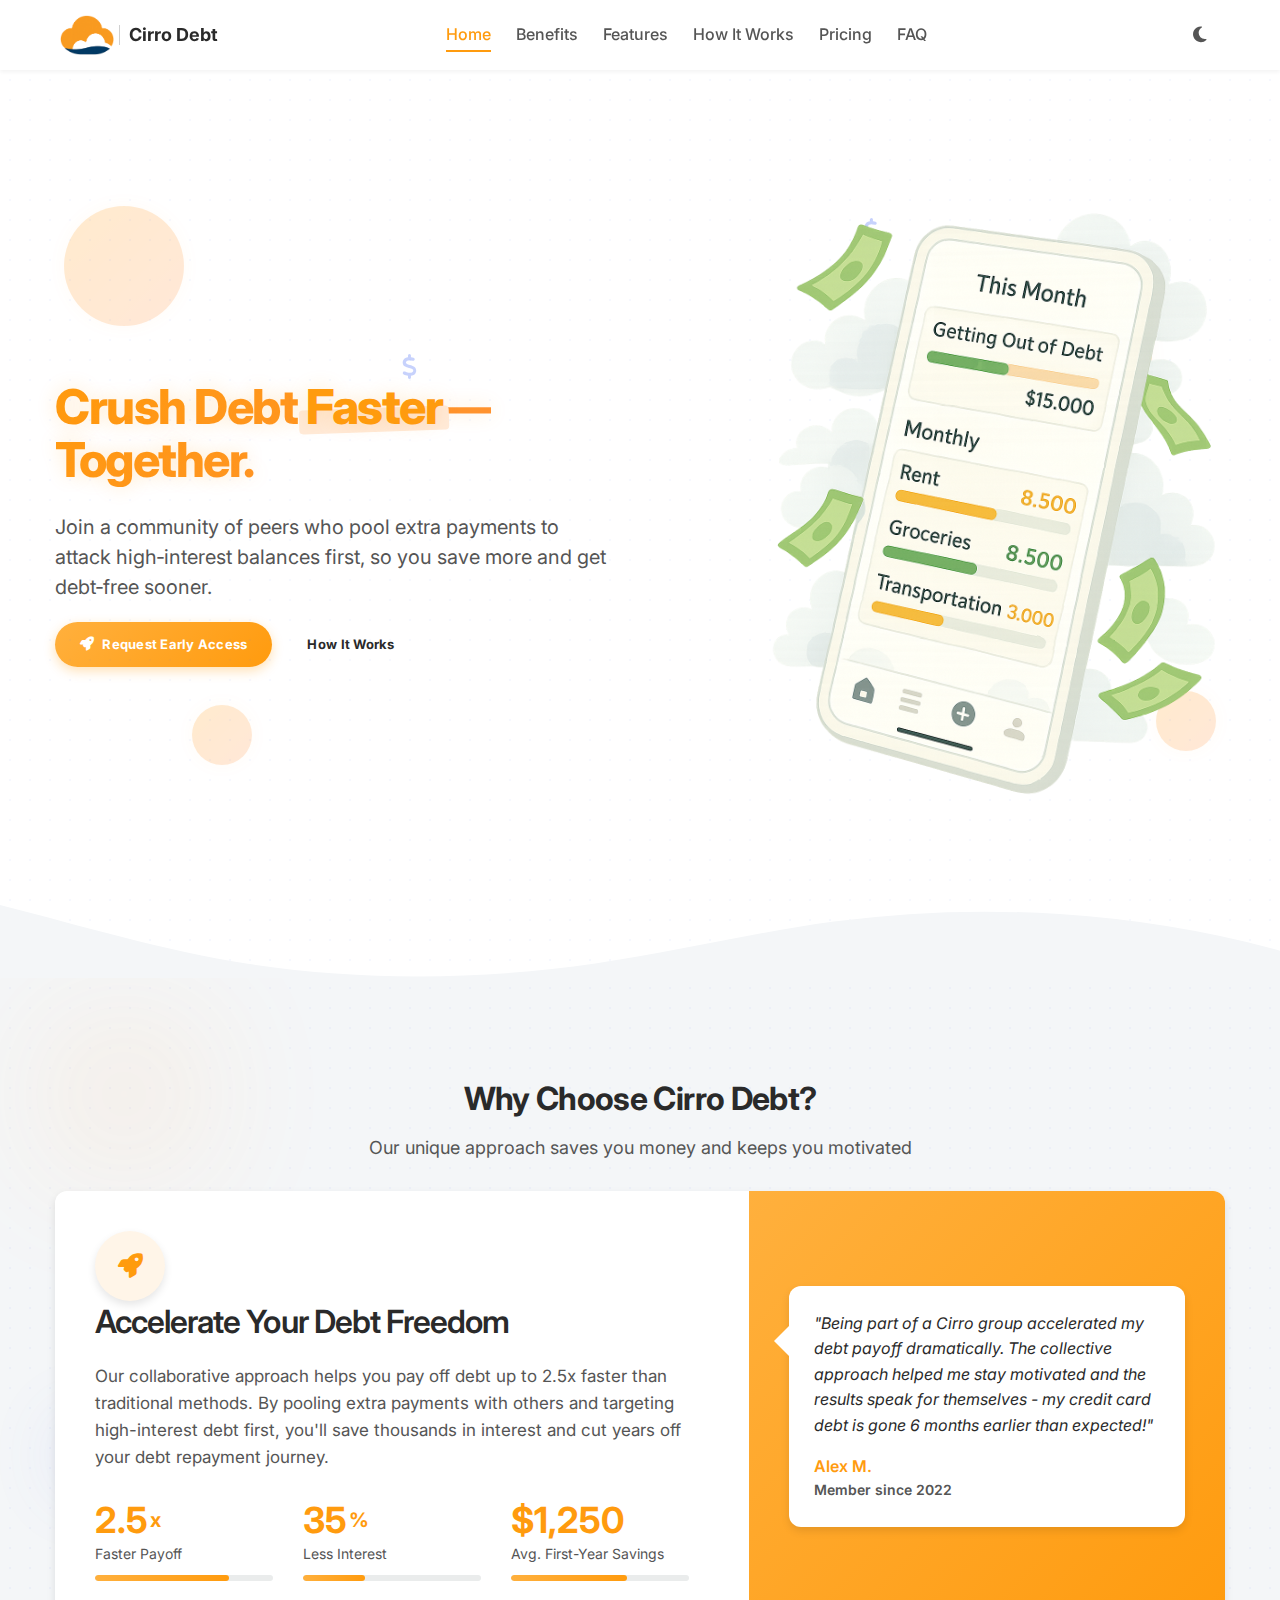
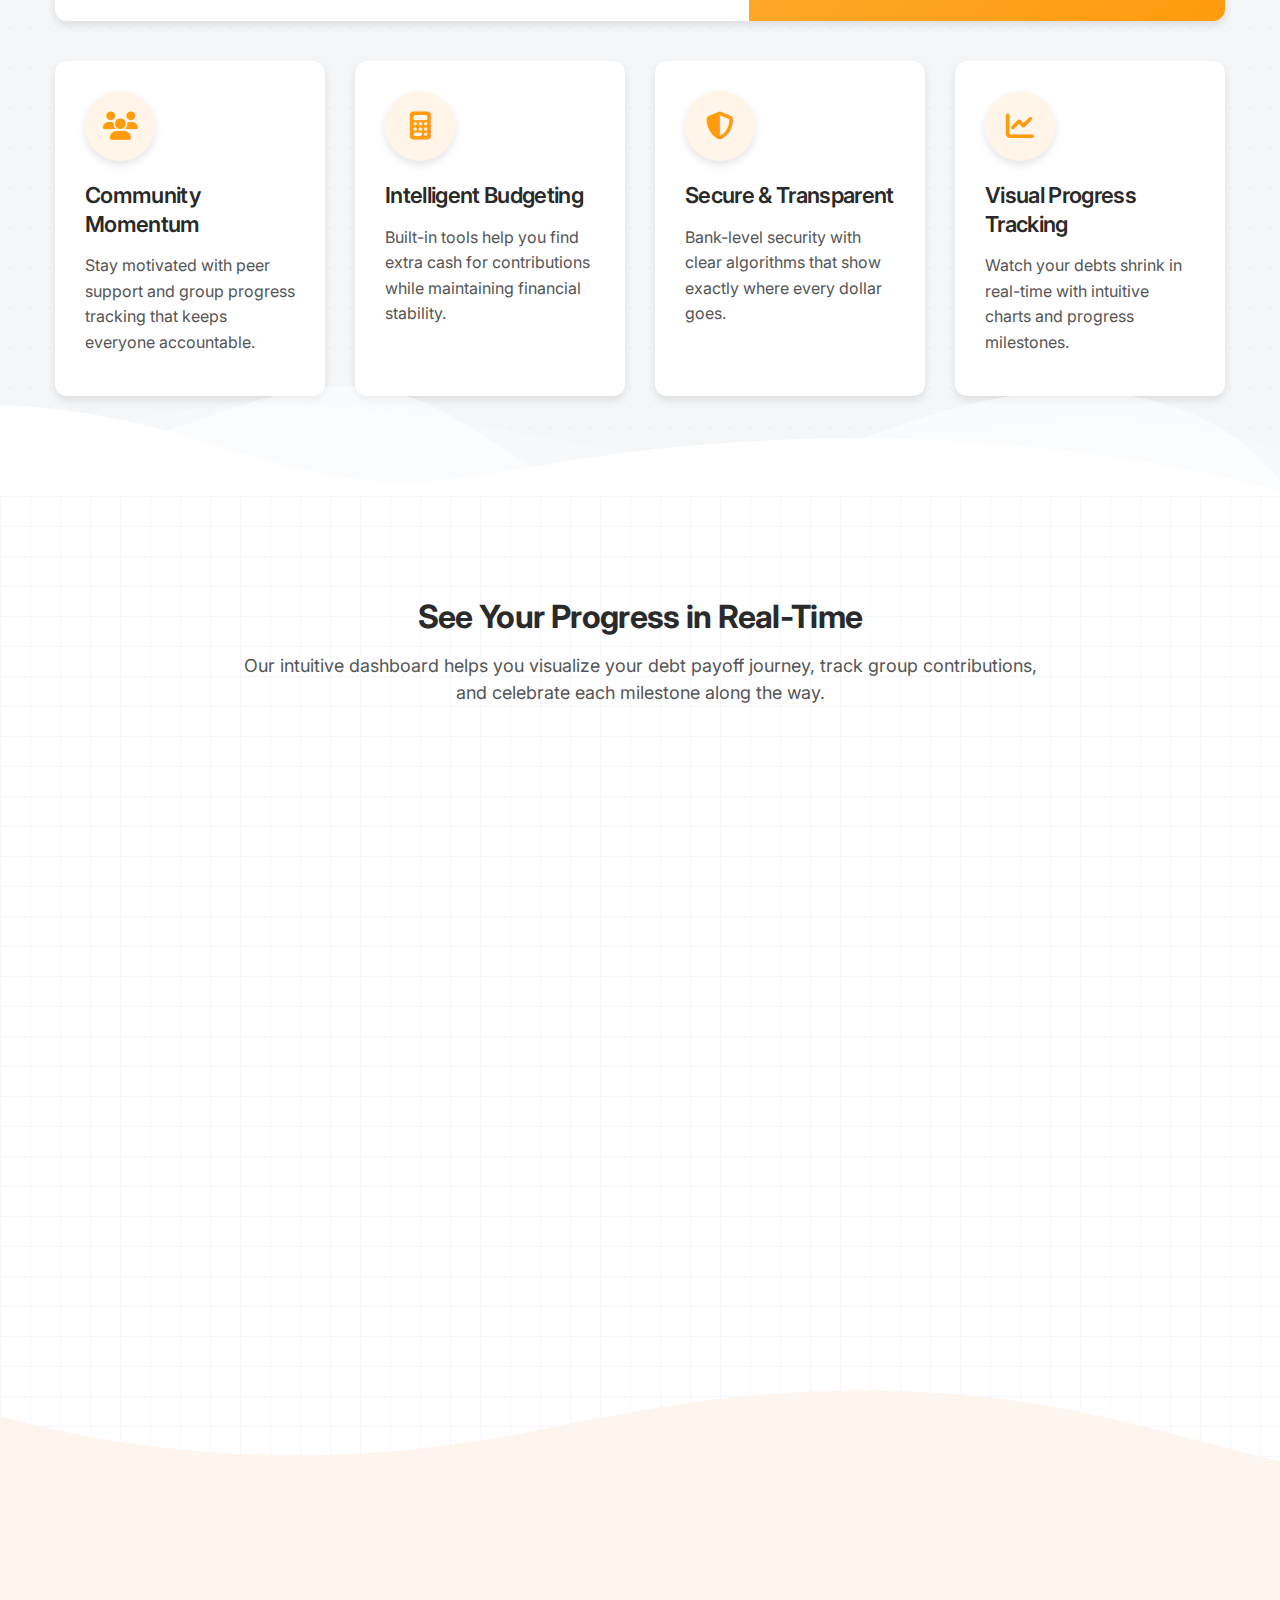
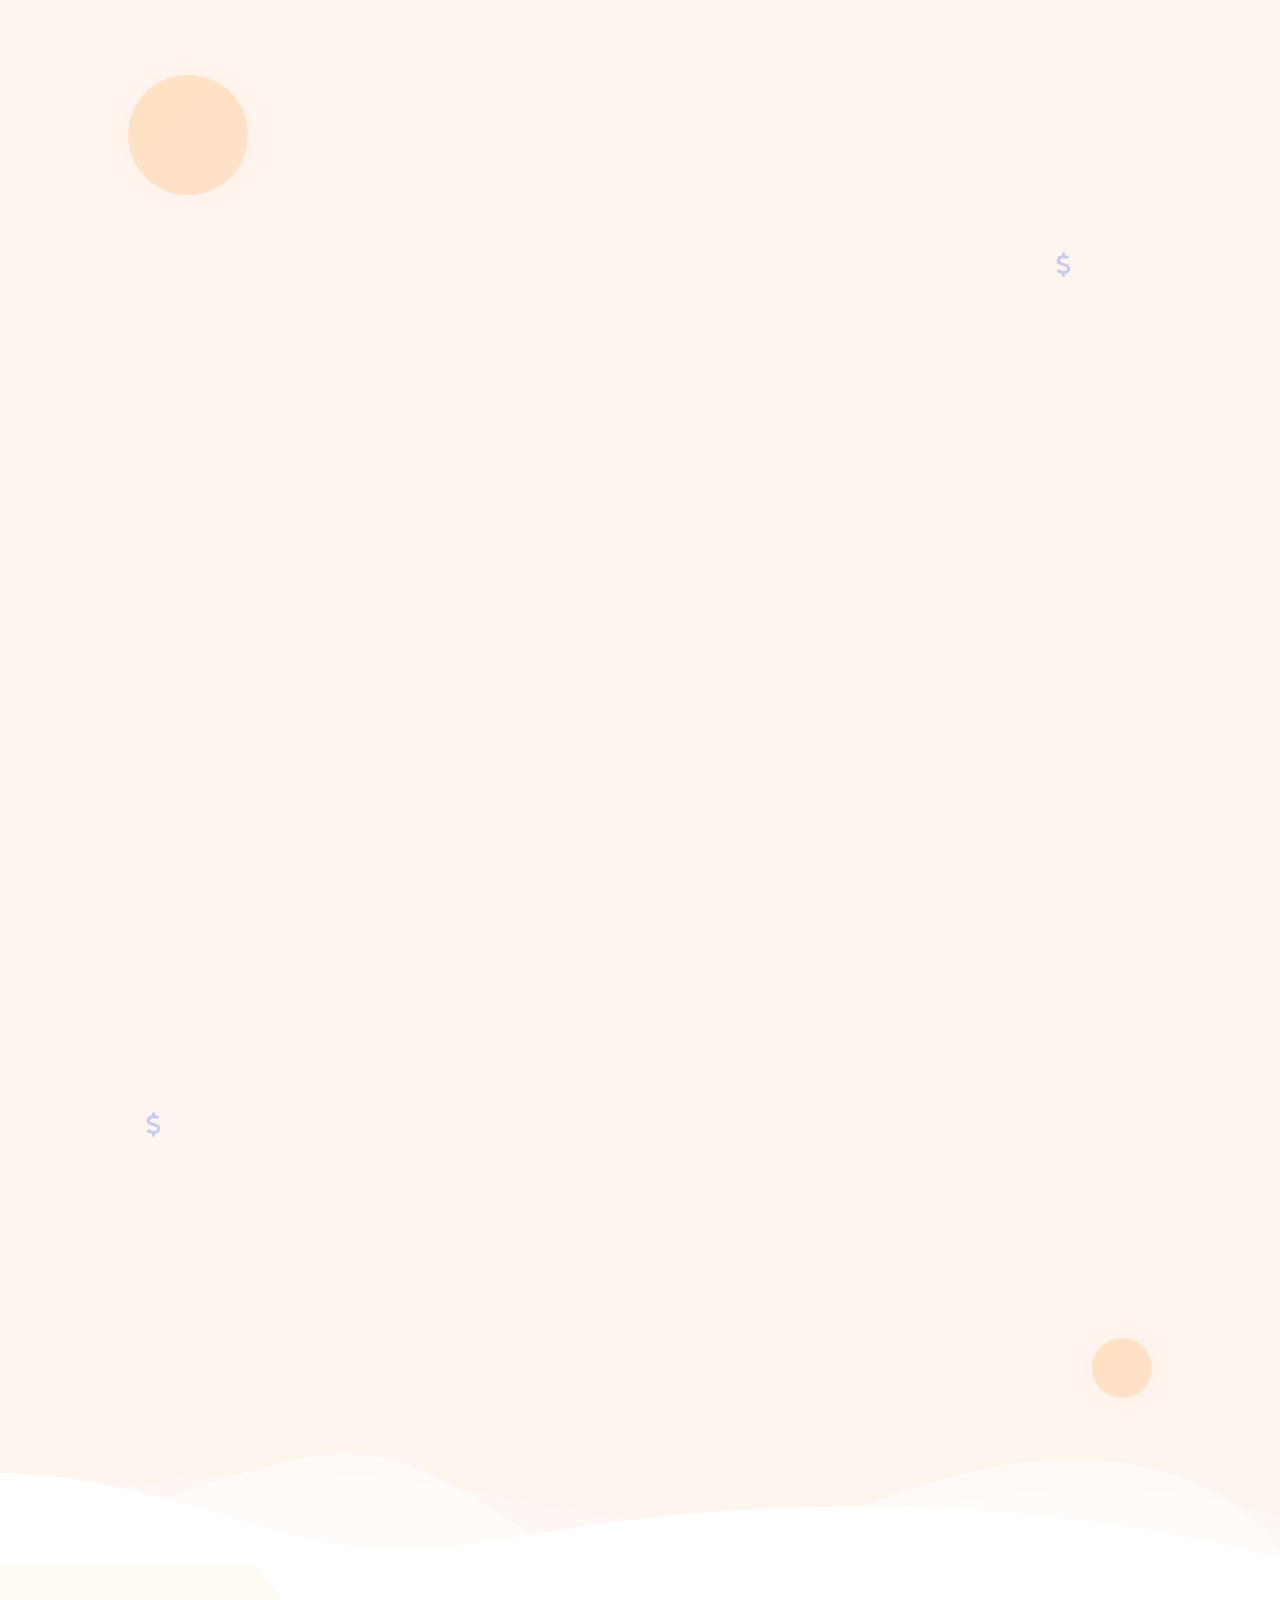
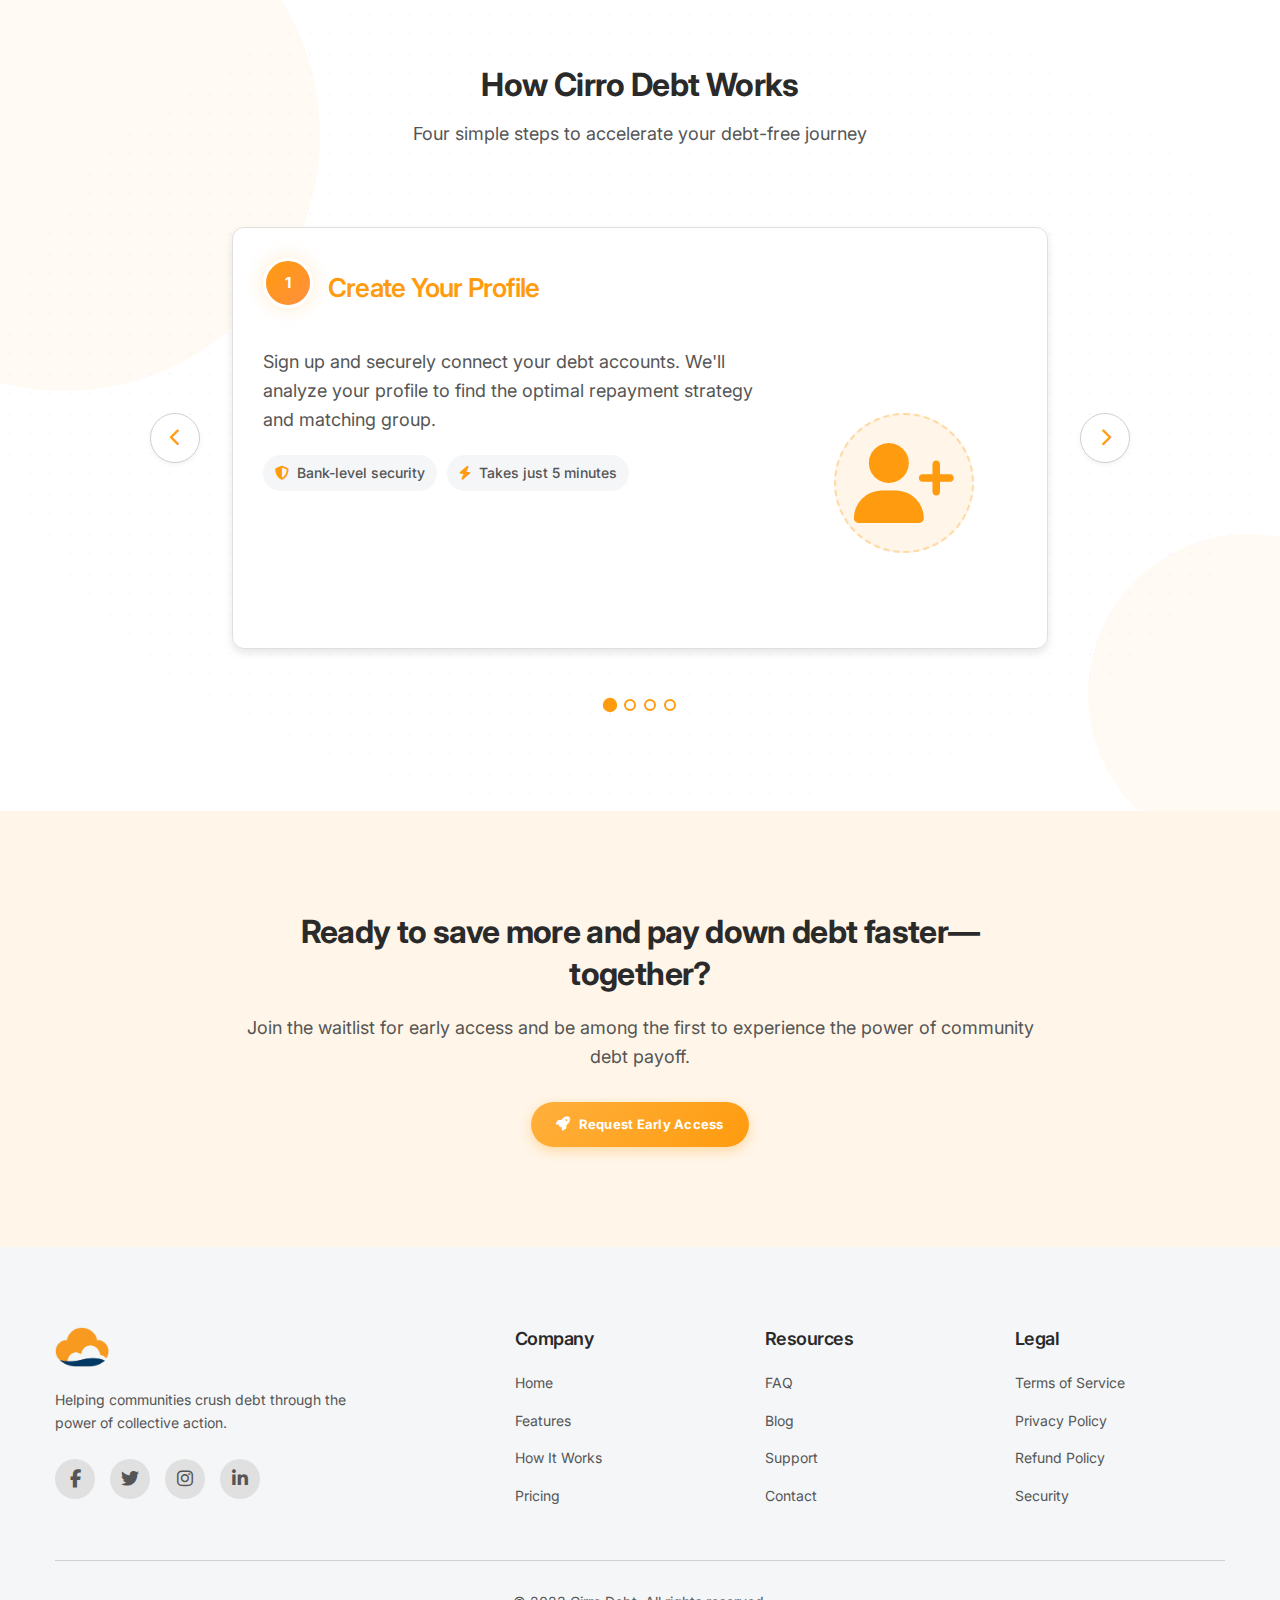
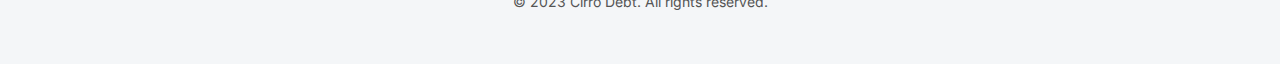
<file: index.html>
<!DOCTYPE html>
<html lang="en" data-theme="light">
<head>
    <meta charset="UTF-8">
    <meta name="viewport" content="width=device-width, initial-scale=1.0">
    <title>Cirro Debt | Crush Debt Faster—Together</title>
    <meta name="description" content="Join a community of peers who pool extra payments to attack high‑interest balances first, so you save more and get debt‑free sooner.">
    <link rel="preconnect" href="https://fonts.googleapis.com">
    <link rel="preconnect" href="https://fonts.gstatic.com" crossorigin>
    <link href="https://fonts.googleapis.com/css2?family=Inter:wght@400;500;600;700;800&display=swap" rel="stylesheet">
    <link rel="stylesheet" href="https://cdnjs.cloudflare.com/ajax/libs/font-awesome/6.4.0/css/all.min.css">
    <link rel="stylesheet" href="css/styles.css">
    <link rel="stylesheet" href="css/decorative.css">
    <link rel="icon" href="images/favicon.ico" type="image/x-icon">
</head>
<body id="index">
    <!-- Header Component -->
    <div data-component="header"></div>

    <!-- Hero Section -->
    <section class="hero section-enhanced">
        <div class="hero-shapes">
            <div class="shape shape-circle shape-medium hero-shape-1"></div>
            <div class="shape shape-circle shape-small hero-shape-2"></div>
            <div class="shape shape-circle shape-medium hero-shape-3"></div>
            <div class="shape shape-circle shape-small hero-shape-4"></div>
            <div class="shape shape-dollar hero-dollar-1">
                <i class="fas fa-dollar-sign"></i>
            </div>
            <div class="shape shape-dollar hero-dollar-2">
                <i class="fas fa-dollar-sign"></i>
            </div>
            <div class="shape shape-dollar hero-dollar-3">
                <i class="fas fa-dollar-sign"></i>
            </div>
        </div>
        <div class="bg-pattern bg-dots"></div>
        <div class="container hero-container">
            <div class="hero-content">
                <h1 class="hero-title">Crush Debt <span class="highlight">Faster</span>—Together.</h1>
                <p class="hero-subtitle">Join a community of peers who pool extra payments to attack high‑interest balances first, so you save more and get debt‑free sooner.</p>
                <div class="hero-buttons">
                    <a href="#early-access" class="btn btn-primary btn-xl"><i class="fas fa-rocket"></i> Request Early Access</a>
                    <a href="#how-it-works" class="btn btn-secondary btn-xl">How It Works</a>
                </div>
            </div>
            <div class="hero-image">
                <img src="images/hero-top.png" alt="Cirro Debt App Interface" loading="lazy">
            </div>
        </div>
        <div class="wave-divider wave-bottom wave-alt">
            <svg data-name="Layer 1" xmlns="http://www.w3.org/2000/svg" viewBox="0 0 1200 120" preserveAspectRatio="none">
                <path d="M321.39,56.44c58-10.79,114.16-30.13,172-41.86,82.39-16.72,168.19-17.73,250.45-.39C823.78,31,906.67,72,985.66,92.83c70.05,18.48,146.53,26.09,214.34,3V0H0V27.35A600.21,600.21,0,0,0,321.39,56.44Z" class="shape-fill"></path>
            </svg>
        </div>
    </section>

    <!-- BENEFITS SHOWCASE WITH ASYMMETRICAL LAYOUT -->
    <section class="benefits-showcase section-enhanced" id="benefits">
        <div class="bg-pattern bg-dots"></div>
        
        <!-- Background Elements -->
        <div class="benefits-bg">
            <div class="shape shape-circle shape-medium benefits-shape-1"></div>
            <div class="shape shape-circle shape-small benefits-shape-2"></div>
            <div class="shape shape-dollar" style="top: 30%; left: 15%;">
                <i class="fas fa-dollar-sign"></i>
            </div>
            <div class="shape shape-dollar" style="bottom: 15%; right: 10%;">
                <i class="fas fa-dollar-sign"></i>
            </div>
        </div>
        
        <div class="container">
            <div class="section-header">
                <h2>Why Choose Cirro Debt?</h2>
                <p class="section-subtitle">Our unique approach saves you money and keeps you motivated</p>
            </div>
            
            <div class="benefits-showcase-container">
                <!-- Featured Benefit -->
                <div class="benefit-featured reveal-element">
                    <div class="benefit-featured-content">
                        <div class="benefit-icon">
                            <i class="fas fa-rocket"></i>
                        </div>
                        <h3>Accelerate Your Debt Freedom</h3>
                        <p>Our collaborative approach helps you pay off debt up to 2.5x faster than traditional methods. By pooling extra payments with others and targeting high-interest debt first, you'll save thousands in interest and cut years off your debt repayment journey.</p>
                        
                        <div class="benefit-stats">
                            <div class="stat-item">
                                <div class="stat-value">2.5<span class="stat-symbol">x</span></div>
                                <div class="stat-label">Faster Payoff</div>
                                <div class="stat-bar">
                                    <div class="stat-fill" style="width: 75%"></div>
                                </div>
                            </div>
                            <div class="stat-item">
                                <div class="stat-value">35<span class="stat-symbol">%</span></div>
                                <div class="stat-label">Less Interest</div>
                                <div class="stat-bar">
                                    <div class="stat-fill" style="width: 35%"></div>
                                </div>
                            </div>
                            <div class="stat-item">
                                <div class="stat-value">$1,250</div>
                                <div class="stat-label">Avg. First-Year Savings</div>
                                <div class="stat-bar">
                                    <div class="stat-fill" style="width: 65%"></div>
                                </div>
                            </div>
                        </div>
                    </div>
                    <div class="benefit-featured-testimonial">
                        <div class="testimonial-bubble">
                            <blockquote>"Being part of a Cirro group accelerated my debt payoff dramatically. The collective approach helped me stay motivated and the results speak for themselves - my credit card debt is gone 6 months earlier than expected!"</blockquote>
                            <div class="testimonial-author">
                                <span class="author-name">Alex M.</span>
                                <span class="author-title">Member since 2022</span>
                            </div>
                        </div>
                    </div>
                </div>
                
                <!-- Supporting Benefits -->
                <div class="benefits-supporting">
                    <!-- Supporting Benefit 1 -->
                    <div class="benefit-supporting-card benefit-item reveal-element">
                        <div class="benefit-icon">
                            <i class="fas fa-users"></i>
                        </div>
                        <h3>Community Momentum</h3>
                        <p>Stay motivated with peer support and group progress tracking that keeps everyone accountable.</p>
                    </div>
                    
                    <!-- Supporting Benefit 2 -->
                    <div class="benefit-supporting-card benefit-item reveal-element">
                        <div class="benefit-icon">
                            <i class="fas fa-calculator"></i>
                        </div>
                        <h3>Intelligent Budgeting</h3>
                        <p>Built-in tools help you find extra cash for contributions while maintaining financial stability.</p>
                    </div>
                    
                    <!-- Supporting Benefit 3 -->
                    <div class="benefit-supporting-card benefit-item reveal-element">
                        <div class="benefit-icon">
                            <i class="fas fa-shield-halved"></i>
                        </div>
                        <h3>Secure & Transparent</h3>
                        <p>Bank-level security with clear algorithms that show exactly where every dollar goes.</p>
                    </div>
                    
                    <!-- Supporting Benefit 4 -->
                    <div class="benefit-supporting-card benefit-item reveal-element">
                        <div class="benefit-icon">
                            <i class="fas fa-chart-line"></i>
                        </div>
                        <h3>Visual Progress Tracking</h3>
                        <p>Watch your debts shrink in real-time with intuitive charts and progress milestones.</p>
                    </div>
                </div>
            </div>
        </div>
        
        <div class="wave-divider wave-bottom wave-white">
            <svg data-name="Layer 1" xmlns="http://www.w3.org/2000/svg" viewBox="0 0 1200 120" preserveAspectRatio="none">
                <path d="M0,0V46.29c47.79,22.2,103.59,32.17,158,28,70.36-5.37,136.33-33.31,206.8-37.5C438.64,32.43,512.34,53.67,583,72.05c69.27,18,138.3,24.88,209.4,13.08,36.15-6,69.85-17.84,104.45-29.34C989.49,25,1113-14.29,1200,52.47V0Z" opacity=".25" class="shape-fill"></path>
                <path d="M0,0V15.81C13,36.92,27.64,56.86,47.69,72.05,99.41,111.27,165,111,224.58,91.58c31.15-10.15,60.09-26.07,89.67-39.8,40.92-19,84.73-46,130.83-49.67,36.26-2.85,70.9,9.42,98.6,31.56,31.77,25.39,62.32,62,103.63,73,40.44,10.79,81.35-6.69,119.13-24.28s75.16-39,116.92-43.05c59.73-5.85,113.28,22.88,168.9,38.84,30.2,8.66,59,6.17,87.09-7.5,22.43-10.89,48-26.93,60.65-49.24V0Z" opacity=".5" class="shape-fill"></path>
                <path d="M0,0V5.63C149.93,59,314.09,71.32,475.83,42.57c43-7.64,84.23-20.12,127.61-26.46,59-8.63,112.48,12.24,165.56,35.4C827.93,77.22,886,95.24,951.2,90c86.53-7,172.46-45.71,248.8-84.81V0Z" class="shape-fill"></path>
            </svg>
        </div>
    </section>

    <!-- Dashboard Example -->
    <section class="dashboard-example section-enhanced" id="dashboard-example">
        <div class="bg-pattern bg-grid"></div>
        <div class="container">
            <div class="dashboard-content">
                <div class="section-header">
                    <h2>See Your Progress in Real-Time</h2>
                    <p class="section-subtitle">Our intuitive dashboard helps you visualize your debt payoff journey, track group contributions, and celebrate each milestone along the way.</p>
                </div>
            </div>
            <div class="dashboard-image">
                <img src="images/dashboard-example.png" alt="Cirro Debt Dashboard Example" loading="lazy">
            </div>
        </div>
        <div class="wave-divider wave-bottom-flipped wave-alt">
            <svg data-name="Layer 1" xmlns="http://www.w3.org/2000/svg" viewBox="0 0 1200 120" preserveAspectRatio="none">
                <path d="M985.66,92.83C906.67,72,823.78,31,743.84,14.19c-82.26-17.34-168.06-16.33-250.45.39-57.84,11.73-114,31.07-172,41.86A600.21,600.21,0,0,1,0,27.35V120H1200V95.8C1132.19,118.92,1055.71,111.31,985.66,92.83Z" class="shape-fill"></path>
            </svg>
        </div>
    </section>

    <!-- Core Features -->
    <section class="features-cascade section-enhanced" id="core-features">
        <div class="bg-pattern bg-grid"></div>
        
        <!-- Background Elements -->
        <div class="features-bg">
            <div class="shape shape-circle shape-medium features-shape-1"></div>
            <div class="shape shape-circle shape-small features-shape-2"></div>
            <div class="shape shape-dollar" style="top: 20%; right: 15%;">
                <i class="fas fa-dollar-sign"></i>
            </div>
            <div class="shape shape-dollar" style="bottom: 25%; left: 10%;">
                <i class="fas fa-dollar-sign"></i>
            </div>
        </div>
        
        <div class="container">
            <div class="section-header">
                <h2>Core Features That Make a Difference</h2>
                <p class="section-subtitle">Thoughtfully designed tools to accelerate your debt freedom</p>
            </div>
            
            <div class="features-cascade-flow">
                <!-- Feature 1 -->
                <div class="cascade-feature feature-left reveal-element">
                    <div class="cascade-icon">
                        <div class="feature-icon-wrapper">
                            <i class="fas fa-puzzle-piece"></i>
                        </div>
                    </div>
                    <div class="cascade-content">
                        <h3>Smart Matching</h3>
                        <p>Group with people who share your debt profile for equitable payoff progress. Our proprietary algorithm finds the perfect debt partners for you.</p>
                        <div class="feature-highlight">
                            <span class="highlight-stat">94%</span>
                            <span class="highlight-text">match satisfaction rate</span>
                        </div>
                    </div>
                </div>
                
                <!-- Feature 2 -->
                <div class="cascade-feature feature-right reveal-element">
                    <div class="cascade-icon">
                        <div class="feature-icon-wrapper">
                            <i class="fas fa-hand-holding-dollar"></i>
                        </div>
                    </div>
                    <div class="cascade-content">
                        <h3>Pooled Payments</h3>
                        <p>Combine extra payments into a "snowball" that tackles highest-cost debt first. Our transparent system ensures every dollar has maximum impact.</p>
                        <div class="feature-highlight">
                            <span class="highlight-stat">2.5x</span>
                            <span class="highlight-text">faster debt elimination</span>
                        </div>
                    </div>
                </div>
                
                <!-- Feature 3 -->
                <div class="cascade-feature feature-left reveal-element">
                    <div class="cascade-icon">
                        <div class="feature-icon-wrapper">
                            <i class="fas fa-wallet"></i>
                        </div>
                    </div>
                    <div class="cascade-content">
                        <h3>Budgeting Suite</h3>
                        <p>Find extra cash with our expense tracker and budget planning tools. Discover money you didn't know you had to accelerate your debt payoff.</p>
                        <div class="feature-highlight">
                            <span class="highlight-stat">$175</span>
                            <span class="highlight-text">avg. monthly savings found</span>
                        </div>
                    </div>
                </div>
                
                <!-- Feature 4 -->
                <div class="cascade-feature feature-right reveal-element">
                    <div class="cascade-icon">
                        <div class="feature-icon-wrapper">
                            <i class="fas fa-chart-line"></i>
                        </div>
                    </div>
                    <div class="cascade-content">
                        <h3>Progress Dashboard</h3>
                        <p>Visualize your debt payoff journey with interactive charts and milestones. Watch your progress in real-time and stay motivated throughout.</p>
                        <div class="feature-highlight">
                            <span class="highlight-stat">12+</span>
                            <span class="highlight-text">progress visualizations</span>
                        </div>
                    </div>
                </div>
                
                <!-- Feature 5 -->
                <div class="cascade-feature feature-left reveal-element">
                    <div class="cascade-icon">
                        <div class="feature-icon-wrapper">
                            <i class="fas fa-shield-halved"></i>
                        </div>
                    </div>
                    <div class="cascade-content">
                        <h3>Secure & Compliant</h3>
                        <p>Bank-grade security protects your data and money throughout the process. All transactions are encrypted and monitored 24/7.</p>
                        <div class="feature-highlight">
                            <span class="highlight-stat">256-bit</span>
                            <span class="highlight-text">end-to-end encryption</span>
                        </div>
                    </div>
                </div>
                
                <!-- Connecting Flow Line -->
                <div class="cascade-flow-line"></div>
            </div>
        </div>
        
        <div class="wave-divider wave-bottom wave-white">
            <svg data-name="Layer 1" xmlns="http://www.w3.org/2000/svg" viewBox="0 0 1200 120" preserveAspectRatio="none">
                <path d="M0,0V46.29c47.79,22.2,103.59,32.17,158,28,70.36-5.37,136.33-33.31,206.8-37.5C438.64,32.43,512.34,53.67,583,72.05c69.27,18,138.3,24.88,209.4,13.08,36.15-6,69.85-17.84,104.45-29.34C989.49,25,1113-14.29,1200,52.47V0Z" opacity=".25" class="shape-fill"></path>
                <path d="M0,0V15.81C13,36.92,27.64,56.86,47.69,72.05,99.41,111.27,165,111,224.58,91.58c31.15-10.15,60.09-26.07,89.67-39.8,40.92-19,84.73-46,130.83-49.67,36.26-2.85,70.9,9.42,98.6,31.56,31.77,25.39,62.32,62,103.63,73,40.44,10.79,81.35-6.69,119.13-24.28s75.16-39,116.92-43.05c59.73-5.85,113.28,22.88,168.9,38.84,30.2,8.66,59,6.17,87.09-7.5,22.43-10.89,48-26.93,60.65-49.24V0Z" opacity=".5" class="shape-fill"></path>
                <path d="M0,0V5.63C149.93,59,314.09,71.32,475.83,42.57c43-7.64,84.23-20.12,127.61-26.46,59-8.63,112.48,12.24,165.56,35.4C827.93,77.22,886,95.24,951.2,90c86.53-7,172.46-45.71,248.8-84.81V0Z" class="shape-fill"></path>
            </svg>
        </div>
    </section>

    <!-- How It Works -->
    <section class="how-it-works section-enhanced" id="how-it-works">
        <div class="background-elements">
            <div class="bg-shape bg-circle-1"></div>
            <div class="bg-shape bg-circle-2"></div>
            <div class="bg-shape bg-wave"></div>
            <div class="bg-shape bg-dots"></div>
        </div>
        
        <div class="container">
            <div class="section-header">
                <h2>How Cirro Debt Works</h2>
                <p class="section-subtitle">Four simple steps to accelerate your debt-free journey</p>
            </div>
            
            <div class="process-carousel">
                <div class="carousel-container">
                    <button class="carousel-arrow prev-arrow" aria-label="Previous slide">
                        <i class="fas fa-chevron-left"></i>
                    </button>
                    <button class="carousel-arrow next-arrow" aria-label="Next slide">
                        <i class="fas fa-chevron-right"></i>
                    </button>
                    <div class="carousel-track">
                        <!-- Step 1 -->
                        <div class="carousel-slide" data-step="1">
                            <div class="step-card">
                                <div class="step-header">
                                    <div class="step-number">1</div>
                                    <h3>Create Your Profile</h3>
                                </div>
                                <p>Sign up and securely connect your debt accounts. We'll analyze your profile to find the optimal repayment strategy and matching group.</p>
                                <div class="step-features">
                                    <div class="feature-tag">
                                        <i class="fas fa-shield-alt"></i>
                                        <span>Bank-level security</span>
                                    </div>
                                    <div class="feature-tag">
                                        <i class="fas fa-bolt"></i>
                                        <span>Takes just 5 minutes</span>
                                    </div>
                                </div>
                                <div class="step-illustration">
                                    <div class="big-icon">
                                        <i class="fas fa-user-plus"></i>
                                    </div>
                                </div>
                            </div>
                        </div>
                        
                        <!-- Step 2 -->
                        <div class="carousel-slide" data-step="2">
                            <div class="step-card">
                                <div class="step-header">
                                    <div class="step-number">2</div>
                                    <h3>Join Your Debt Group</h3>
                                </div>
                                <p>Get matched with peers who have similar debt profiles and goals. Your group becomes your support system and acceleration engine.</p>
                                <div class="step-features">
                                    <div class="feature-tag">
                                        <i class="fas fa-users-gear"></i>
                                        <span>Smart matching</span>
                                    </div>
                                    <div class="feature-tag">
                                        <i class="fas fa-handshake"></i>
                                        <span>Fair allocation</span>
                                    </div>
                                </div>
                                <div class="step-illustration">
                                    <div class="big-icon">
                                        <i class="fas fa-people-group"></i>
                                    </div>
                                </div>
                            </div>
                        </div>
                        
                        <!-- Step 3 -->
                        <div class="carousel-slide" data-step="3">
                            <div class="step-card">
                                <div class="step-header">
                                    <div class="step-number">3</div>
                                    <h3>Set Your Contribution</h3>
                                </div>
                                <p>Make your minimum payments plus a small extra each month. All extras combine to tackle the highest-cost debt first.</p>
                                <div class="step-features">
                                    <div class="feature-tag">
                                        <i class="fas fa-sliders-h"></i>
                                        <span>Flexible amounts</span>
                                    </div>
                                    <div class="feature-tag">
                                        <i class="fas fa-calendar-check"></i>
                                        <span>Automated payments</span>
                                    </div>
                                </div>
                                <div class="step-illustration">
                                    <div class="big-icon">
                                        <i class="fas fa-money-bill-transfer"></i>
                                    </div>
                                </div>
                            </div>
                        </div>
                        
                        <!-- Step 4 -->
                        <div class="carousel-slide" data-step="4">
                            <div class="step-card">
                                <div class="step-header">
                                    <div class="step-number">4</div>
                                    <h3>Watch Debts Disappear</h3>
                                </div>
                                <p>Your collective impact accelerates everyone's payoff timeline, saving years and thousands in interest.</p>
                                <div class="step-results">
                                    <div class="result-box">
                                        <div class="result-value">2.7x</div>
                                        <div class="result-label">Faster Payoff</div>
                                        <div class="result-bar">
                                            <div class="result-fill" style="width: 73%"></div>
                                        </div>
                                    </div>
                                    <div class="result-box">
                                        <div class="result-value">42%</div>
                                        <div class="result-label">Less Interest</div>
                                        <div class="result-bar">
                                            <div class="result-fill" style="width: 42%"></div>
                                        </div>
                                    </div>
                                </div>
                                <div class="step-illustration">
                                    <div class="big-icon">
                                        <i class="fas fa-check-circle"></i>
                                    </div>
                                </div>
                            </div>
                        </div>
                    </div>
                </div>
                
                <!-- Carousel Navigation -->
                <div class="carousel-nav">
                    <div class="carousel-dots">
                        <button class="carousel-dot active" data-slide="0" aria-label="Go to slide 1"></button>
                        <button class="carousel-dot" data-slide="1" aria-label="Go to slide 2"></button>
                        <button class="carousel-dot" data-slide="2" aria-label="Go to slide 3"></button>
                        <button class="carousel-dot" data-slide="3" aria-label="Go to slide 4"></button>
                    </div>
                </div>
            </div>
        </div>
    </section>

    <!-- Early Access CTA -->
    <section class="early-access section-enhanced" id="early-access">
        <div class="container">
            <div class="cta-content">
                <h2>Ready to save more and pay down debt faster—together?</h2>
                <p>Join the waitlist for early access and be among the first to experience the power of community debt payoff.</p>
                <a href="#" class="btn btn-primary btn-xl"><i class="fas fa-rocket"></i> Request Early Access</a>
            </div>
        </div>
    </section>

    <!-- Footer Component -->
    <div data-component="footer"></div>

    <!-- Scripts -->
    <script src="js/components.js"></script>
    <script src="js/main.js"></script>
</body>
</html>
</file>
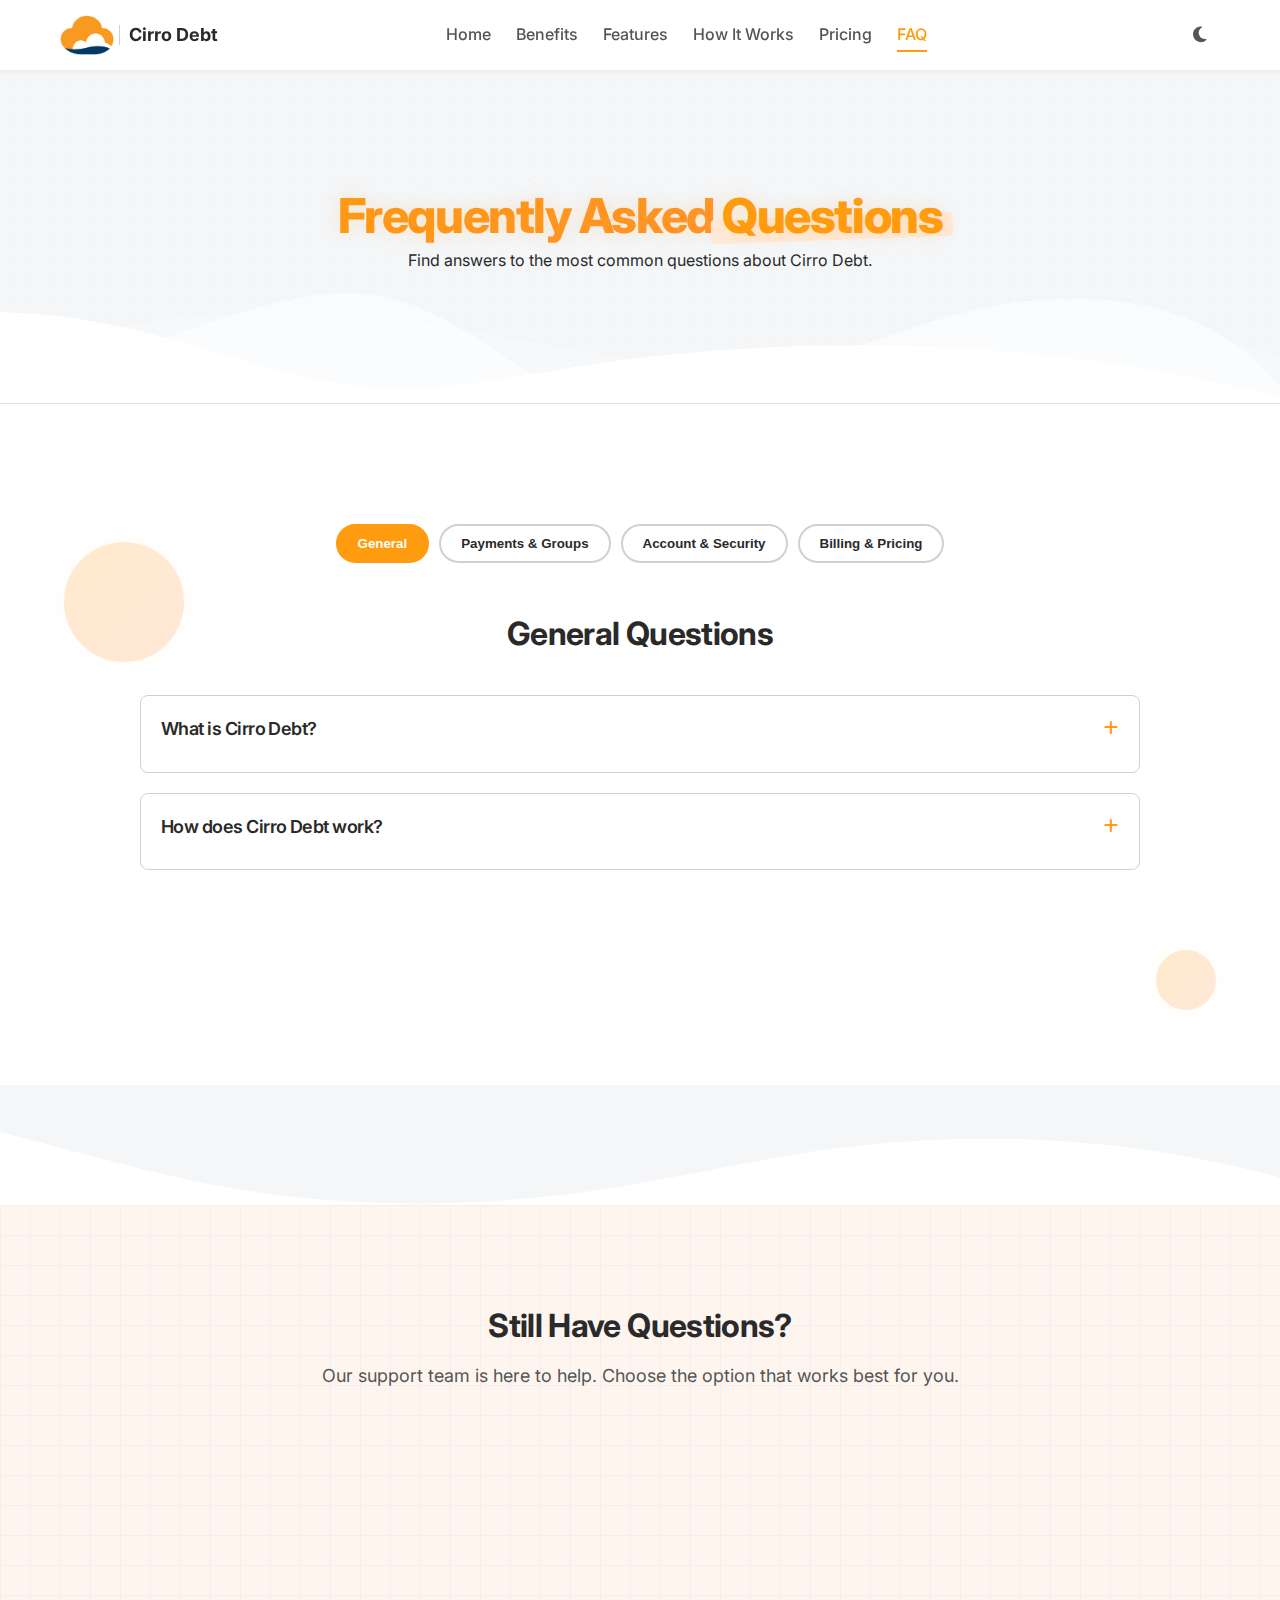
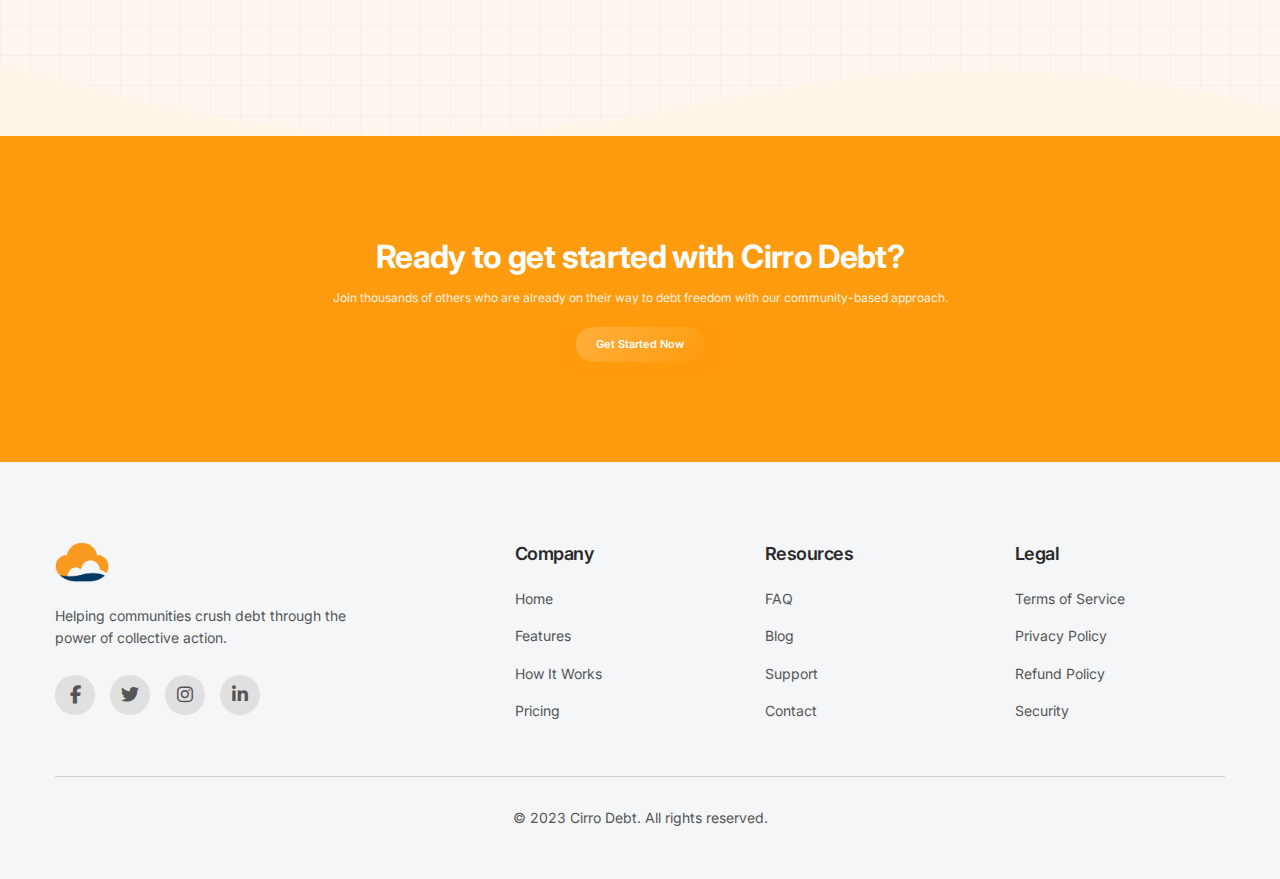
<file: faq.html>
<!DOCTYPE html>
<html lang="en" data-theme="light">
<head>
    <meta charset="UTF-8">
    <meta name="viewport" content="width=device-width, initial-scale=1.0">
    <title>FAQ | Cirro Debt</title>
    <meta name="description" content="Find answers to common questions about Cirro Debt's community debt reduction platform.">
    <link rel="preconnect" href="https://fonts.googleapis.com">
    <link rel="preconnect" href="https://fonts.gstatic.com" crossorigin>
    <link href="https://fonts.googleapis.com/css2?family=Inter:wght@400;500;600;700;800&display=swap" rel="stylesheet">
    <link rel="stylesheet" href="https://cdnjs.cloudflare.com/ajax/libs/font-awesome/6.4.0/css/all.min.css">
    <link rel="stylesheet" href="css/styles.css">
    <link rel="stylesheet" href="css/decorative.css">
    <link rel="icon" href="images/favicon.ico" type="image/x-icon">
</head>
<body id="faq">
    <!-- Header Component -->
    <div data-component="header"></div>

    <!-- Page Title -->
    <section class="page-title section-enhanced">
        <div class="bg-pattern bg-dots"></div>
        <div class="container">
            <div class="page-title-content">
                <h1 class="hero-title">Frequently Asked <span class="highlight">Questions</span></h1>
                <p>Find answers to the most common questions about Cirro Debt.</p>
            </div>
        </div>
        <div class="wave-divider wave-bottom wave-white">
            <svg data-name="Layer 1" xmlns="http://www.w3.org/2000/svg" viewBox="0 0 1200 120" preserveAspectRatio="none">
                <path d="M0,0V46.29c47.79,22.2,103.59,32.17,158,28,70.36-5.37,136.33-33.31,206.8-37.5C438.64,32.43,512.34,53.67,583,72.05c69.27,18,138.3,24.88,209.4,13.08,36.15-6,69.85-17.84,104.45-29.34C989.49,25,1113-14.29,1200,52.47V0Z" opacity=".25" class="shape-fill"></path>
                <path d="M0,0V15.81C13,36.92,27.64,56.86,47.69,72.05,99.41,111.27,165,111,224.58,91.58c31.15-10.15,60.09-26.07,89.67-39.8,40.92-19,84.73-46,130.83-49.67,36.26-2.85,70.9,9.42,98.6,31.56,31.77,25.39,62.32,62,103.63,73,40.44,10.79,81.35-6.69,119.13-24.28s75.16-39,116.92-43.05c59.73-5.85,113.28,22.88,168.9,38.84,30.2,8.66,59,6.17,87.09-7.5,22.43-10.89,48-26.93,60.65-49.24V0Z" opacity=".5" class="shape-fill"></path>
                <path d="M0,0V5.63C149.93,59,314.09,71.32,475.83,42.57c43-7.64,84.23-20.12,127.61-26.46,59-8.63,112.48,12.24,165.56,35.4C827.93,77.22,886,95.24,951.2,90c86.53-7,172.46-45.71,248.8-84.81V0Z" class="shape-fill"></path>
            </svg>
        </div>
    </section>

    <!-- FAQ Main Section -->
    <section class="faq-main section-enhanced">
        <div class="shape shape-circle shape-medium hero-shape-1"></div>
        <div class="shape shape-circle shape-small hero-shape-4"></div>
        <div class="container">
            <div class="faq-wrapper">
                <div class="faq-nav">
                    <button class="faq-nav-btn active" data-target="general">General</button>
                    <button class="faq-nav-btn" data-target="payments">Payments & Groups</button>
                    <button class="faq-nav-btn" data-target="account">Account & Security</button>
                    <button class="faq-nav-btn" data-target="billing">Billing & Pricing</button>
                </div>
                
                <div class="faq-content">
                    <!-- General FAQs -->
                    <div class="faq-category active" id="general">
                        <h2>General Questions</h2>
                        
                        <div class="faq-accordion">
                            <div class="faq-accordion-item">
                                <div class="faq-accordion-header">
                                    <h3>What is Cirro Debt?</h3>
                                    <span class="faq-icon"><i class="fas fa-plus"></i></span>
                                </div>
                                <div class="faq-accordion-content">
                                    <p>Cirro Debt is a community-based debt reduction platform that helps you pay off debt faster by pooling extra payments with a group of peers. Our unique approach targets high-interest debt first, helping everyone in the group save money and get debt-free sooner.</p>
                                </div>
                            </div>
                            
                            <div class="faq-accordion-item">
                                <div class="faq-accordion-header">
                                    <h3>How does Cirro Debt work?</h3>
                                    <span class="faq-icon"><i class="fas fa-plus"></i></span>
                                </div>
                                <div class="faq-accordion-content">
                                    <p>Cirro Debt works in four simple steps:</p>
                                    <ol>
                                        <li>Sign up and provide basic information about your debts</li>
                                        <li>Get matched with a group of peers who have similar debt profiles</li>
                                        <li>Make your required minimum payments plus a small extra contribution each month</li>
                                        <li>All extra contributions are pooled and used to pay down the highest-interest debt in the group first, maximizing savings for everyone</li>
                                    </ol>
                                    <p>As debts are paid off, the freed-up minimum payments are added to the group pot, creating a "snowball" effect that accelerates debt payoff for everyone.</p>
                                </div>
                            </div>
                            
                            <div class="faq-accordion-item">
                                <div class="faq-accordion-header">
                                    <h3>Is Cirro Debt legitimate?</h3>
                                    <span class="faq-icon"><i class="fas fa-plus"></i></span>
                                </div>
                                <div class="faq-accordion-content">
                                    <p>Yes, Cirro Debt is a legitimate financial service. We're registered in all 50 states and comply with all relevant financial regulations. Our platform is transparent, secure, and designed to help people pay off debt faster and save money on interest payments.</p>
                                    <p>We never take ownership of your debts or act as a debt consolidator. We simply provide the technology and framework for group debt reduction.</p>
                                </div>
                            </div>
                            
                            <div class="faq-accordion-item">
                                <div class="faq-accordion-header">
                                    <h3>What types of debt can I include?</h3>
                                    <span class="faq-icon"><i class="fas fa-plus"></i></span>
                                </div>
                                <div class="faq-accordion-content">
                                    <p>You can include most types of unsecured consumer debt, including:</p>
                                    <ul>
                                        <li>Credit card debt</li>
                                        <li>Personal loans</li>
                                        <li>Student loans</li>
                                        <li>Medical debt</li>
                                        <li>Auto loans</li>
                                    </ul>
                                    <p>Mortgages can be included, but they're typically placed in specialized mortgage-only groups due to their larger size and lower interest rates.</p>
                                </div>
                            </div>
                        </div>
                    </div>
                    
                    <!-- Payments & Groups FAQs -->
                    <div class="faq-category" id="payments">
                        <h2>Payments & Groups</h2>
                        
                        <div class="faq-accordion">
                            <div class="faq-accordion-item">
                                <div class="faq-accordion-header">
                                    <h3>How are groups formed?</h3>
                                    <span class="faq-icon"><i class="fas fa-plus"></i></span>
                                </div>
                                <div class="faq-accordion-content">
                                    <p>Groups are formed using our proprietary matching algorithm that considers several factors:</p>
                                    <ul>
                                        <li>Total debt amount</li>
                                        <li>Types of debt</li>
                                        <li>Interest rates</li>
                                        <li>Monthly payment capacity</li>
                                        <li>Financial goals and timeline</li>
                                    </ul>
                                    <p>We match you with peers who have similar debt profiles to ensure the group structure is equitable and beneficial for everyone involved.</p>
                                </div>
                            </div>
                            
                            <div class="faq-accordion-item">
                                <div class="faq-accordion-header">
                                    <h3>Who makes my minimum payments?</h3>
                                    <span class="faq-icon"><i class="fas fa-plus"></i></span>
                                </div>
                                <div class="faq-accordion-content">
                                    <p>You always make your own minimum payments directly to your creditors. Cirro Debt never takes control of your debts or handles your minimum payments. The only funds that flow through our platform are the extra contributions that go into the group pot.</p>
                                </div>
                            </div>
                            
                            <div class="faq-accordion-item">
                                <div class="faq-accordion-header">
                                    <h3>What if someone in my group stops contributing?</h3>
                                    <span class="faq-icon"><i class="fas fa-plus"></i></span>
                                </div>
                                <div class="faq-accordion-content">
                                    <p>Our system has several safeguards against non-participation:</p>
                                    <ul>
                                        <li>All members agree to contribute consistently as part of the terms of service</li>
                                        <li>We have a grace period for occasional financial hardships</li>
                                        <li>If someone consistently fails to contribute, they're removed from the group</li>
                                        <li>Groups have backfill mechanisms to replace departing members</li>
                                        <li>We maintain a small reserve fund to smooth out occasional contribution gaps</li>
                                    </ul>
                                    <p>These mechanisms ensure that the group's progress isn't significantly impacted by a single member's participation issues.</p>
                                </div>
                            </div>
                            
                            <div class="faq-accordion-item">
                                <div class="faq-accordion-header">
                                    <h3>How do I track the group's progress?</h3>
                                    <span class="faq-icon"><i class="fas fa-plus"></i></span>
                                </div>
                                <div class="faq-accordion-content">
                                    <p>Our intuitive dashboard provides real-time visibility into:</p>
                                    <ul>
                                        <li>Your personal debt payoff progress and projections</li>
                                        <li>Group contribution totals and allocation history</li>
                                        <li>Current target debt being paid down</li>
                                        <li>Interest savings to date and projected</li>
                                        <li>Payoff milestones and celebrations</li>
                                    </ul>
                                    <p>You can access your dashboard anytime via our website or mobile app to stay motivated and track your progress.</p>
                                </div>
                            </div>
                        </div>
                    </div>
                    
                    <!-- Account & Security FAQs -->
                    <div class="faq-category" id="account">
                        <h2>Account & Security</h2>
                        
                        <div class="faq-accordion">
                            <div class="faq-accordion-item">
                                <div class="faq-accordion-header">
                                    <h3>Is my financial information secure?</h3>
                                    <span class="faq-icon"><i class="fas fa-plus"></i></span>
                                </div>
                                <div class="faq-accordion-content">
                                    <p>Yes, we take security extremely seriously. We use:</p>
                                    <ul>
                                        <li>Bank-level 256-bit encryption for all data</li>
                                        <li>SOC 2 Type II certified systems and processes</li>
                                        <li>Regular security audits and penetration testing</li>
                                        <li>Secure, tokenized payment processing (we never store full payment details)</li>
                                        <li>Two-factor authentication for all accounts</li>
                                    </ul>
                                    <p>Your privacy is also protected—group members only see anonymized information about other members' debts, never personal identifying details.</p>
                                </div>
                            </div>
                            
                            <div class="faq-accordion-item">
                                <div class="faq-accordion-header">
                                    <h3>Can I leave a group if needed?</h3>
                                    <span class="faq-icon"><i class="fas fa-plus"></i></span>
                                </div>
                                <div class="faq-accordion-content">
                                    <p>Yes, you can leave a group at any time with 30 days' notice. However, there are a few important considerations:</p>
                                    <ul>
                                        <li>Any contributions you've made to the group pot that have already been allocated cannot be refunded</li>
                                        <li>You'll no longer benefit from the group's future collective payments</li>
                                        <li>A small administrative fee may apply for early group departure</li>
                                    </ul>
                                    <p>We encourage members to view group participation as a commitment, but we understand that financial situations can change.</p>
                                </div>
                            </div>
                            
                            <div class="faq-accordion-item">
                                <div class="faq-accordion-header">
                                    <h3>What happens if I pay off all my debt?</h3>
                                    <span class="faq-icon"><i class="fas fa-plus"></i></span>
                                </div>
                                <div class="faq-accordion-content">
                                    <p>Congratulations! When you pay off all your debt, you have several options:</p>
                                    <ul>
                                        <li>Continue contributing to help others in your group (and earn Good Karma points)</li>
                                        <li>Exit the group and switch to our savings acceleration program</li>
                                        <li>Become a mentor for new debt reduction groups</li>
                                        <li>Simply close your account and celebrate your debt freedom</li>
                                    </ul>
                                    <p>Many members choose to stay involved after becoming debt-free, either to help others or to leverage our savings tools for their next financial goals.</p>
                                </div>
                            </div>
                        </div>
                    </div>
                    
                    <!-- Billing & Pricing FAQs -->
                    <div class="faq-category" id="billing">
                        <h2>Billing & Pricing</h2>
                        
                        <div class="faq-accordion">
                            <div class="faq-accordion-item">
                                <div class="faq-accordion-header">
                                    <h3>How much does Cirro Debt cost?</h3>
                                    <span class="faq-icon"><i class="fas fa-plus"></i></span>
                                </div>
                                <div class="faq-accordion-content">
                                    <p>Cirro Debt offers three subscription tiers:</p>
                                    <ul>
                                        <li><strong>Starter:</strong> $9/month or $86/year (save 20%)</li>
                                        <li><strong>Plus:</strong> $19/month or $182/year (save 20%)</li>
                                        <li><strong>Premium:</strong> $39/month or $374/year (save 20%)</li>
                                    </ul>
                                    <p>Each tier offers different features and benefits. Visit our <a href="pricing.html">pricing page</a> for a detailed comparison of what's included in each plan.</p>
                                </div>
                            </div>
                            
                            <div class="faq-accordion-item">
                                <div class="faq-accordion-header">
                                    <h3>Is there a fee for contributions?</h3>
                                    <span class="faq-icon"><i class="fas fa-plus"></i></span>
                                </div>
                                <div class="faq-accordion-content">
                                    <p>No, we don't charge any fees on your contributions to the group pot. 100% of your extra payments go toward debt reduction—either yours or another group member's, depending on the current highest-interest target.</p>
                                    <p>Our subscription fee is the only charge for using the platform, and it covers all processing costs, technology, customer support, and our matching algorithm.</p>
                                </div>
                            </div>
                            
                            <div class="faq-accordion-item">
                                <div class="faq-accordion-header">
                                    <h3>Do you offer a free trial?</h3>
                                    <span class="faq-icon"><i class="fas fa-plus"></i></span>
                                </div>
                                <div class="faq-accordion-content">
                                    <p>Yes, we offer a 14-day free trial for all new members. During the trial, you can:</p>
                                    <ul>
                                        <li>Set up your account and enter your debt information</li>
                                        <li>Get matched with a potential group</li>
                                        <li>See your projected payoff timeline and savings</li>
                                        <li>Explore all platform features</li>
                                    </ul>
                                    <p>No credit card is required for the trial, and there's no obligation to continue after the trial period ends.</p>
                                </div>
                            </div>
                            
                            <div class="faq-accordion-item">
                                <div class="faq-accordion-header">
                                    <h3>What's your refund policy?</h3>
                                    <span class="faq-icon"><i class="fas fa-plus"></i></span>
                                </div>
                                <div class="faq-accordion-content">
                                    <p>We offer a 30-day money-back guarantee on all new subscriptions. If you're not satisfied with Cirro Debt for any reason, simply contact our support team within 30 days of your paid subscription start date and request a refund.</p>
                                    <p>For annual subscriptions, we can provide prorated refunds after the 30-day period for unused months, minus a small administrative fee.</p>
                                </div>
                            </div>
                        </div>
                    </div>
                </div>
            </div>
        </div>
        <div class="wave-divider wave-bottom wave-alt">
            <svg data-name="Layer 1" xmlns="http://www.w3.org/2000/svg" viewBox="0 0 1200 120" preserveAspectRatio="none">
                <path d="M985.66,92.83C906.67,72,823.78,31,743.84,14.19c-82.26-17.34-168.06-16.33-250.45.39-57.84,11.73-114,31.07-172,41.86A600.21,600.21,0,0,1,0,27.35V120H1200V95.8C1132.19,118.92,1055.71,111.31,985.66,92.83Z" class="shape-fill"></path>
            </svg>
        </div>
    </section>

    <!-- Contact Options -->
    <section class="contact-options section-enhanced features-bg">
        <div class="bg-pattern bg-grid"></div>
        <div class="container">
            <div class="section-header">
                <h2>Still Have Questions?</h2>
                <p class="section-subtitle">Our support team is here to help. Choose the option that works best for you.</p>
            </div>
            <div class="contact-grid">
                <div class="contact-card">
                    <div class="contact-icon">
                        <i class="fas fa-comment-dots"></i>
                    </div>
                    <h3>Live Chat</h3>
                    <p>Get quick answers from our support team during business hours.</p>
                    <a href="#" class="btn btn-secondary">Start Chat</a>
                </div>
                <div class="contact-card">
                    <div class="contact-icon">
                        <i class="fas fa-envelope"></i>
                    </div>
                    <h3>Email Support</h3>
                    <p>Send us a detailed message and we'll respond within 24 hours.</p>
                    <a href="mailto:support@cirrodebt.com" class="btn btn-secondary">Email Us</a>
                </div>
                <div class="contact-card">
                    <div class="contact-icon">
                        <i class="fas fa-phone"></i>
                    </div>
                    <h3>Phone Support</h3>
                    <p>Speak directly with our customer service team.</p>
                    <a href="tel:+18005551234" class="btn btn-secondary">Call Us</a>
                </div>
            </div>
        </div>
        <div class="wave-divider wave-bottom wave-primary">
            <svg data-name="Layer 1" xmlns="http://www.w3.org/2000/svg" viewBox="0 0 1200 120" preserveAspectRatio="none">
                <path d="M321.39,56.44c58-10.79,114.16-30.13,172-41.86,82.39-16.72,168.19-17.73,250.45-.39C823.78,31,906.67,72,985.66,92.83c70.05,18.48,146.53,26.09,214.34,3V0H0V27.35A600.21,600.21,0,0,0,321.39,56.44Z" class="shape-fill"></path>
            </svg>
        </div>
    </section>

    <!-- CTA Section -->
    <section class="cta section-enhanced">
        <div class="container">
            <div class="cta-content">
                <h2>Ready to get started with Cirro Debt?</h2>
                <p>Join thousands of others who are already on their way to debt freedom with our community-based approach.</p>
                <a href="#" class="btn btn-primary btn-large">Get Started Now</a>
            </div>
        </div>
    </section>

    <!-- Footer Component -->
    <div data-component="footer"></div>

    <!-- Scripts -->
    <script src="js/components.js"></script>
    <script src="js/main.js"></script>
</body>
</html>
</file>
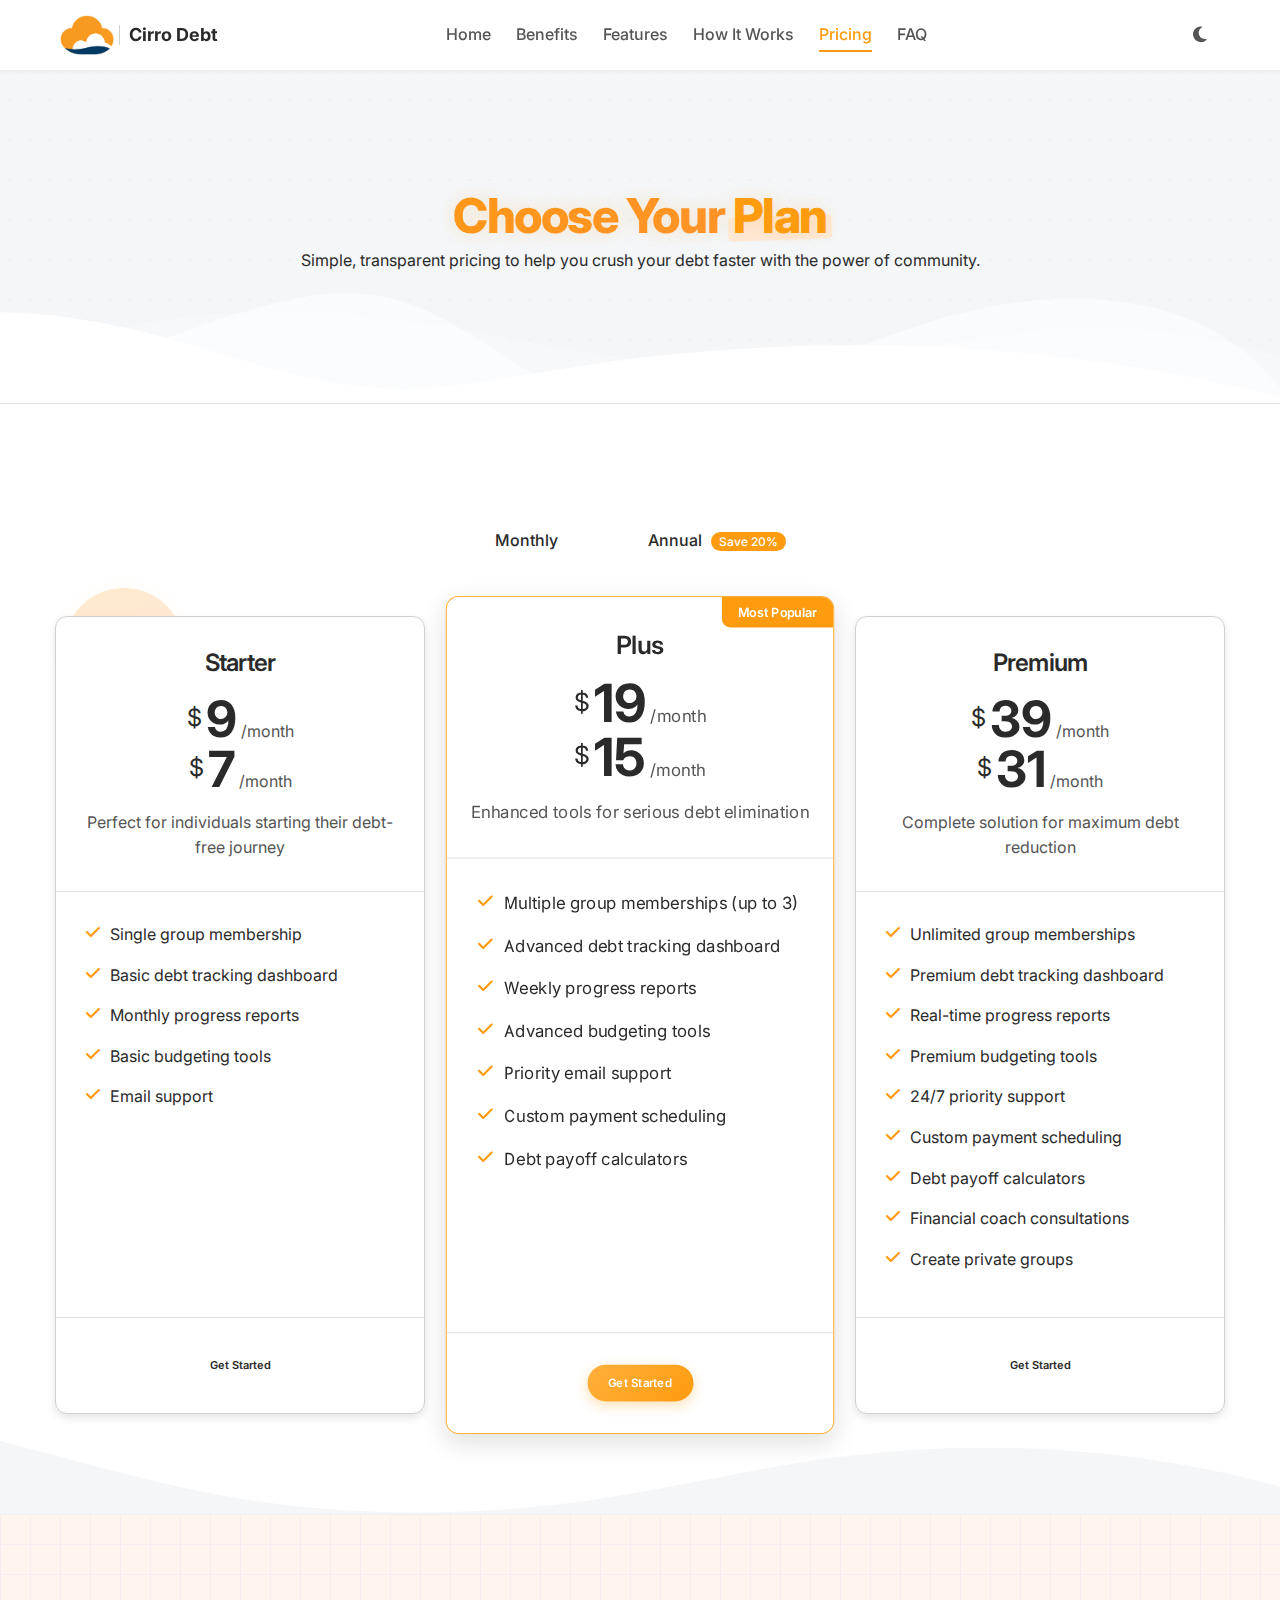
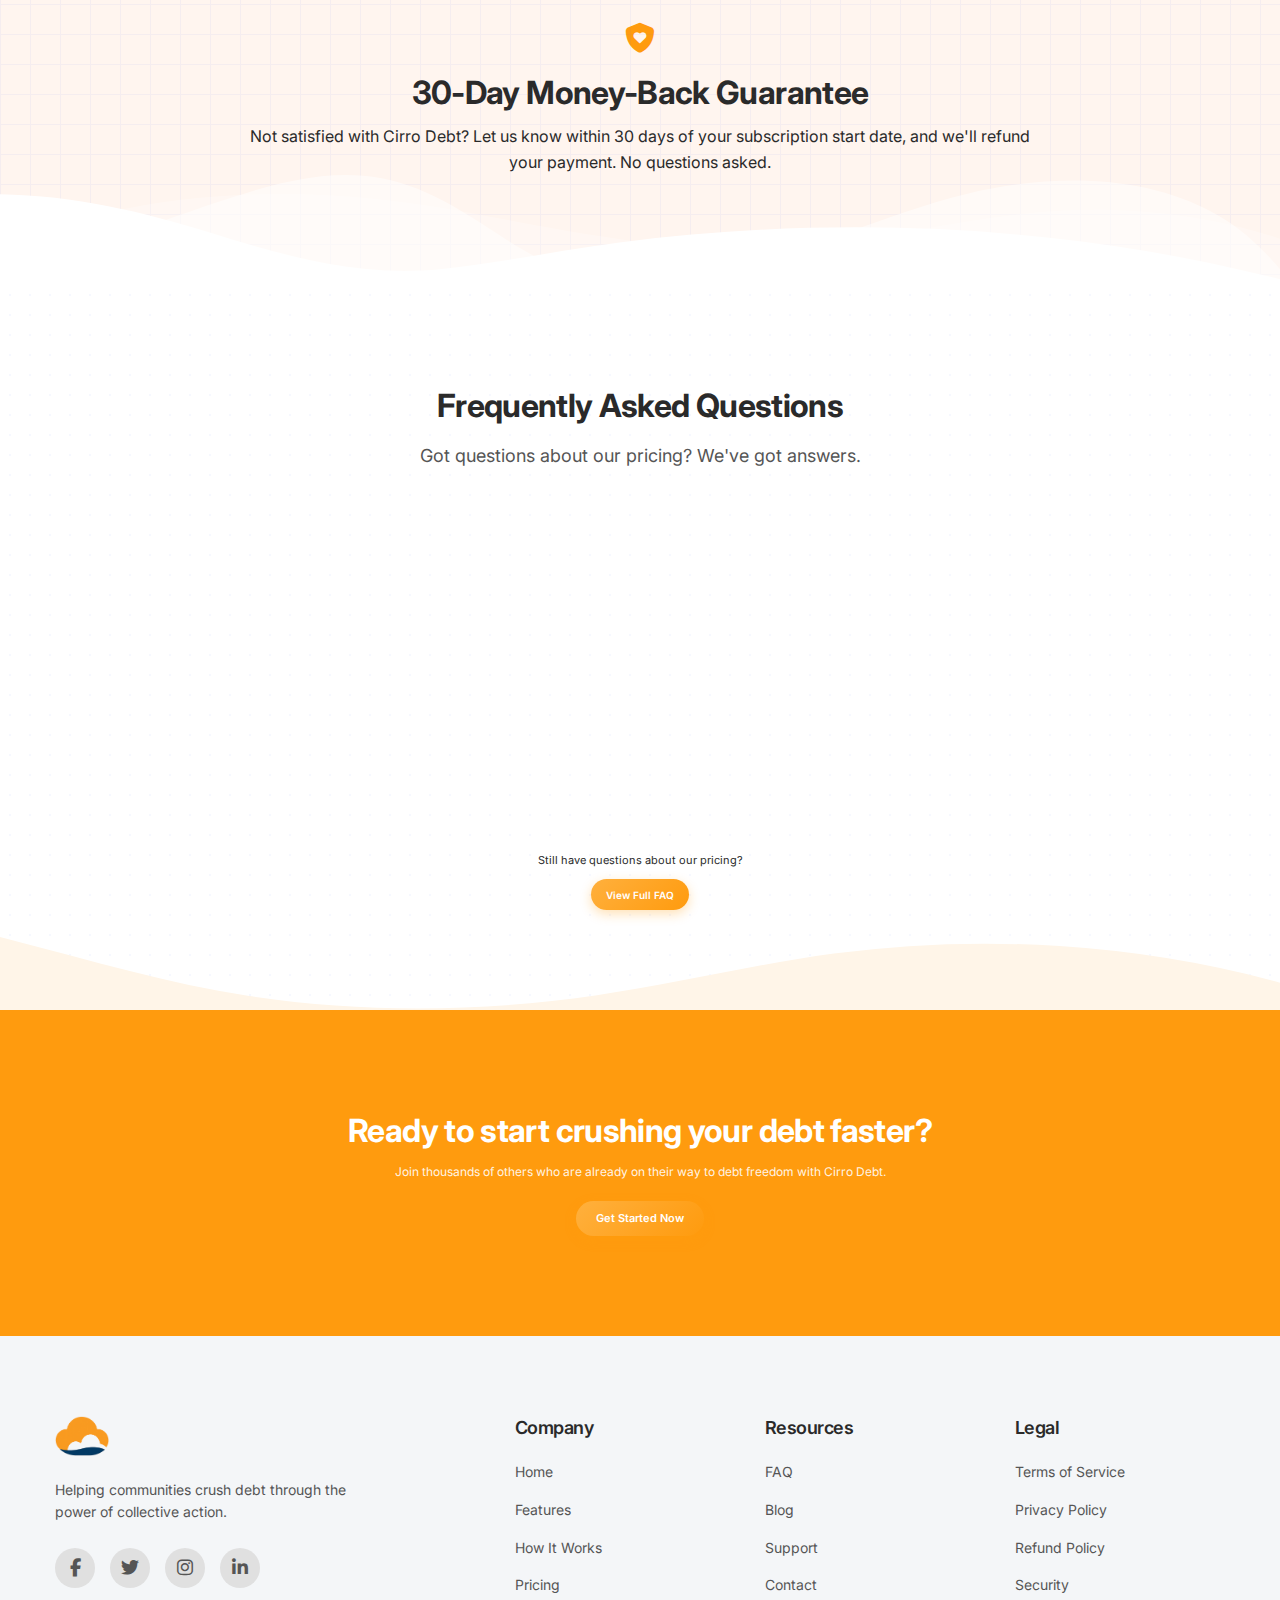
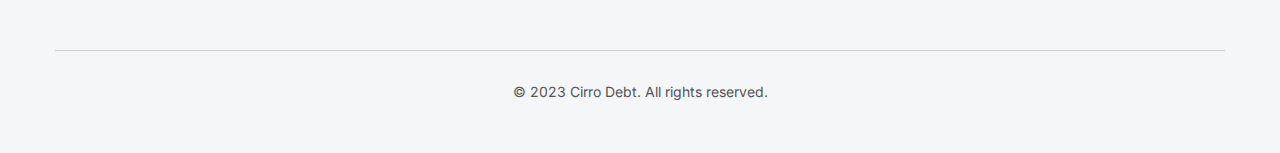
<file: pricing.html>
<!DOCTYPE html>
<html lang="en" data-theme="light">
<head>
    <meta charset="UTF-8">
    <meta name="viewport" content="width=device-width, initial-scale=1.0">
    <title>Pricing | Cirro Debt</title>
    <meta name="description" content="Simple, transparent pricing for Cirro Debt's debt reduction platform. Join a group and crush your debt faster.">
    <link rel="preconnect" href="https://fonts.googleapis.com">
    <link rel="preconnect" href="https://fonts.gstatic.com" crossorigin>
    <link href="https://fonts.googleapis.com/css2?family=Inter:wght@400;500;600;700;800&display=swap" rel="stylesheet">
    <link rel="stylesheet" href="https://cdnjs.cloudflare.com/ajax/libs/font-awesome/6.4.0/css/all.min.css">
    <link rel="stylesheet" href="css/styles.css">
    <link rel="stylesheet" href="css/decorative.css">
    <link rel="icon" href="images/favicon.ico" type="image/x-icon">
</head>
<body id="pricing">
    <!-- Header Component -->
    <div data-component="header"></div>

    <!-- Page Title -->
    <section class="page-title section-enhanced">
        <div class="bg-pattern bg-dots"></div>
        <div class="container">
            <div class="page-title-content">
                <h1 class="hero-title">Choose Your <span class="highlight">Plan</span></h1>
                <p>Simple, transparent pricing to help you crush your debt faster with the power of community.</p>
            </div>
        </div>
        <div class="wave-divider wave-bottom wave-white">
            <svg data-name="Layer 1" xmlns="http://www.w3.org/2000/svg" viewBox="0 0 1200 120" preserveAspectRatio="none">
                <path d="M0,0V46.29c47.79,22.2,103.59,32.17,158,28,70.36-5.37,136.33-33.31,206.8-37.5C438.64,32.43,512.34,53.67,583,72.05c69.27,18,138.3,24.88,209.4,13.08,36.15-6,69.85-17.84,104.45-29.34C989.49,25,1113-14.29,1200,52.47V0Z" opacity=".25" class="shape-fill"></path>
                <path d="M0,0V15.81C13,36.92,27.64,56.86,47.69,72.05,99.41,111.27,165,111,224.58,91.58c31.15-10.15,60.09-26.07,89.67-39.8,40.92-19,84.73-46,130.83-49.67,36.26-2.85,70.9,9.42,98.6,31.56,31.77,25.39,62.32,62,103.63,73,40.44,10.79,81.35-6.69,119.13-24.28s75.16-39,116.92-43.05c59.73-5.85,113.28,22.88,168.9,38.84,30.2,8.66,59,6.17,87.09-7.5,22.43-10.89,48-26.93,60.65-49.24V0Z" opacity=".5" class="shape-fill"></path>
                <path d="M0,0V5.63C149.93,59,314.09,71.32,475.83,42.57c43-7.64,84.23-20.12,127.61-26.46,59-8.63,112.48,12.24,165.56,35.4C827.93,77.22,886,95.24,951.2,90c86.53-7,172.46-45.71,248.8-84.81V0Z" class="shape-fill"></path>
            </svg>
        </div>
    </section>

    <!-- Pricing Section -->
    <section class="pricing-plans section-enhanced">
        <div class="shape shape-circle shape-medium hero-shape-1"></div>
        <div class="shape shape-circle shape-small hero-shape-4"></div>
        <div class="container">
            <div class="billing-toggle-container">
                <span>Monthly</span>
                <label class="billing-toggle">
                    <input type="checkbox" id="billingToggle">
                    <span class="toggle-slider"></span>
                </label>
                <span>Annual <span class="save-badge">Save 20%</span></span>
            </div>

            <div class="pricing-grid">
                <div class="pricing-card">
                    <div class="pricing-header">
                        <h3>Starter</h3>
                        <div class="pricing-amount">
                            <div class="monthly-price">
                                <span class="currency">$</span>
                                <span class="price">9</span>
                                <span class="period">/month</span>
                            </div>
                            <div class="annual-price">
                                <span class="currency">$</span>
                                <span class="price">7</span>
                                <span class="period">/month</span>
                            </div>
                        </div>
                        <p>Perfect for individuals starting their debt-free journey</p>
                    </div>
                    <div class="pricing-features">
                        <ul>
                            <li><i class="fas fa-check"></i> Single group membership</li>
                            <li><i class="fas fa-check"></i> Basic debt tracking dashboard</li>
                            <li><i class="fas fa-check"></i> Monthly progress reports</li>
                            <li><i class="fas fa-check"></i> Basic budgeting tools</li>
                            <li><i class="fas fa-check"></i> Email support</li>
                        </ul>
                    </div>
                    <div class="pricing-footer">
                        <a href="#" class="btn btn-secondary btn-large">Get Started</a>
                    </div>
                </div>

                <div class="pricing-card popular">
                    <div class="popular-badge">Most Popular</div>
                    <div class="pricing-header">
                        <h3>Plus</h3>
                        <div class="pricing-amount">
                            <div class="monthly-price">
                                <span class="currency">$</span>
                                <span class="price">19</span>
                                <span class="period">/month</span>
                            </div>
                            <div class="annual-price">
                                <span class="currency">$</span>
                                <span class="price">15</span>
                                <span class="period">/month</span>
                            </div>
                        </div>
                        <p>Enhanced tools for serious debt elimination</p>
                    </div>
                    <div class="pricing-features">
                        <ul>
                            <li><i class="fas fa-check"></i> Multiple group memberships (up to 3)</li>
                            <li><i class="fas fa-check"></i> Advanced debt tracking dashboard</li>
                            <li><i class="fas fa-check"></i> Weekly progress reports</li>
                            <li><i class="fas fa-check"></i> Advanced budgeting tools</li>
                            <li><i class="fas fa-check"></i> Priority email support</li>
                            <li><i class="fas fa-check"></i> Custom payment scheduling</li>
                            <li><i class="fas fa-check"></i> Debt payoff calculators</li>
                        </ul>
                    </div>
                    <div class="pricing-footer">
                        <a href="#" class="btn btn-primary btn-large">Get Started</a>
                    </div>
                </div>

                <div class="pricing-card">
                    <div class="pricing-header">
                        <h3>Premium</h3>
                        <div class="pricing-amount">
                            <div class="monthly-price">
                                <span class="currency">$</span>
                                <span class="price">39</span>
                                <span class="period">/month</span>
                            </div>
                            <div class="annual-price">
                                <span class="currency">$</span>
                                <span class="price">31</span>
                                <span class="period">/month</span>
                            </div>
                        </div>
                        <p>Complete solution for maximum debt reduction</p>
                    </div>
                    <div class="pricing-features">
                        <ul>
                            <li><i class="fas fa-check"></i> Unlimited group memberships</li>
                            <li><i class="fas fa-check"></i> Premium debt tracking dashboard</li>
                            <li><i class="fas fa-check"></i> Real-time progress reports</li>
                            <li><i class="fas fa-check"></i> Premium budgeting tools</li>
                            <li><i class="fas fa-check"></i> 24/7 priority support</li>
                            <li><i class="fas fa-check"></i> Custom payment scheduling</li>
                            <li><i class="fas fa-check"></i> Debt payoff calculators</li>
                            <li><i class="fas fa-check"></i> Financial coach consultations</li>
                            <li><i class="fas fa-check"></i> Create private groups</li>
                        </ul>
                    </div>
                    <div class="pricing-footer">
                        <a href="#" class="btn btn-secondary btn-large">Get Started</a>
                    </div>
                </div>
            </div>
        </div>
        <div class="wave-divider wave-bottom wave-alt">
            <svg data-name="Layer 1" xmlns="http://www.w3.org/2000/svg" viewBox="0 0 1200 120" preserveAspectRatio="none">
                <path d="M321.39,56.44c58-10.79,114.16-30.13,172-41.86,82.39-16.72,168.19-17.73,250.45-.39C823.78,31,906.67,72,985.66,92.83c70.05,18.48,146.53,26.09,214.34,3V0H0V27.35A600.21,600.21,0,0,0,321.39,56.44Z" class="shape-fill"></path>
            </svg>
        </div>
    </section>

    <!-- Guarantee Section -->
    <section class="guarantee-section section-enhanced features-bg">
        <div class="bg-pattern bg-grid"></div>
        <div class="container">
            <div class="guarantee-content">
                <div class="guarantee-icon">
                    <i class="fas fa-shield-heart"></i>
                </div>
                <h2>30-Day Money-Back Guarantee</h2>
                <p>Not satisfied with Cirro Debt? Let us know within 30 days of your subscription start date, and we'll refund your payment. No questions asked.</p>
            </div>
        </div>
        <div class="wave-divider wave-bottom wave-white">
            <svg data-name="Layer 1" xmlns="http://www.w3.org/2000/svg" viewBox="0 0 1200 120" preserveAspectRatio="none">
                <path d="M0,0V46.29c47.79,22.2,103.59,32.17,158,28,70.36-5.37,136.33-33.31,206.8-37.5C438.64,32.43,512.34,53.67,583,72.05c69.27,18,138.3,24.88,209.4,13.08,36.15-6,69.85-17.84,104.45-29.34C989.49,25,1113-14.29,1200,52.47V0Z" opacity=".25" class="shape-fill"></path>
                <path d="M0,0V15.81C13,36.92,27.64,56.86,47.69,72.05,99.41,111.27,165,111,224.58,91.58c31.15-10.15,60.09-26.07,89.67-39.8,40.92-19,84.73-46,130.83-49.67,36.26-2.85,70.9,9.42,98.6,31.56,31.77,25.39,62.32,62,103.63,73,40.44,10.79,81.35-6.69,119.13-24.28s75.16-39,116.92-43.05c59.73-5.85,113.28,22.88,168.9,38.84,30.2,8.66,59,6.17,87.09-7.5,22.43-10.89,48-26.93,60.65-49.24V0Z" opacity=".5" class="shape-fill"></path>
                <path d="M0,0V5.63C149.93,59,314.09,71.32,475.83,42.57c43-7.64,84.23-20.12,127.61-26.46,59-8.63,112.48,12.24,165.56,35.4C827.93,77.22,886,95.24,951.2,90c86.53-7,172.46-45.71,248.8-84.81V0Z" class="shape-fill"></path>
            </svg>
        </div>
    </section>

    <!-- FAQ Section -->
    <section class="pricing-faq section-enhanced">
        <div class="bg-pattern bg-dots"></div>
        <div class="container">
            <div class="section-header">
                <h2>Frequently Asked Questions</h2>
                <p class="section-subtitle">Got questions about our pricing? We've got answers.</p>
            </div>
            <div class="faq-grid">
                <div class="faq-accordion">
                    <div class="faq-accordion-item">
                        <div class="faq-accordion-header">
                            <h3>What's included in each plan?</h3>
                            <span class="faq-icon"><i class="fas fa-plus"></i></span>
                        </div>
                        <div class="faq-accordion-content">
                            <p>Each plan includes access to our debt reduction platform, group matching algorithm, and payment coordination tools. Higher tiers include more features like multiple group memberships, advanced reporting, and premium support options.</p>
                        </div>
                    </div>
                    <div class="faq-accordion-item">
                        <div class="faq-accordion-header">
                            <h3>Can I change plans later?</h3>
                            <span class="faq-icon"><i class="fas fa-plus"></i></span>
                        </div>
                        <div class="faq-accordion-content">
                            <p>Yes! You can upgrade or downgrade your plan at any time. If you upgrade, you'll be charged the prorated difference for the remainder of your billing cycle. If you downgrade, the changes will take effect at the start of your next billing cycle.</p>
                        </div>
                    </div>
                    <div class="faq-accordion-item">
                        <div class="faq-accordion-header">
                            <h3>Do you offer any discounts?</h3>
                            <span class="faq-icon"><i class="fas fa-plus"></i></span>
                        </div>
                        <div class="faq-accordion-content">
                            <p>Yes, we offer a 20% discount on all plans when billed annually. We also have special rates for students, military personnel, and non-profit organizations. Contact our support team for details.</p>
                        </div>
                    </div>
                </div>
                <div class="faq-accordion">
                    <div class="faq-accordion-item">
                        <div class="faq-accordion-header">
                            <h3>What payment methods do you accept?</h3>
                            <span class="faq-icon"><i class="fas fa-plus"></i></span>
                        </div>
                        <div class="faq-accordion-content">
                            <p>We accept all major credit cards, PayPal, and ACH bank transfers. All payments are securely processed through our payment processor, and we never store your full payment details on our servers.</p>
                        </div>
                    </div>
                    <div class="faq-accordion-item">
                        <div class="faq-accordion-header">
                            <h3>How does the money-back guarantee work?</h3>
                            <span class="faq-icon"><i class="fas fa-plus"></i></span>
                        </div>
                        <div class="faq-accordion-content">
                            <p>If you're not satisfied with Cirro Debt for any reason, simply contact our support team within 30 days of your subscription start date and request a refund. We'll process your refund within 5-7 business days, no questions asked.</p>
                        </div>
                    </div>
                    <div class="faq-accordion-item">
                        <div class="faq-accordion-header">
                            <h3>Are there any hidden fees?</h3>
                            <span class="faq-icon"><i class="fas fa-plus"></i></span>
                        </div>
                        <div class="faq-accordion-content">
                            <p>No, there are no hidden fees. The price you see is the price you pay. We believe in complete transparency with our pricing. The only additional costs would be if you choose to add optional features or services in the future.</p>
                        </div>
                    </div>
                </div>
            </div>
            <div class="faq-cta">
                <p>Still have questions about our pricing?</p>
                <a href="faq.html" class="btn btn-primary">View Full FAQ</a>
            </div>
        </div>
        <div class="wave-divider wave-bottom wave-primary">
            <svg data-name="Layer 1" xmlns="http://www.w3.org/2000/svg" viewBox="0 0 1200 120" preserveAspectRatio="none">
                <path d="M321.39,56.44c58-10.79,114.16-30.13,172-41.86,82.39-16.72,168.19-17.73,250.45-.39C823.78,31,906.67,72,985.66,92.83c70.05,18.48,146.53,26.09,214.34,3V0H0V27.35A600.21,600.21,0,0,0,321.39,56.44Z" class="shape-fill"></path>
            </svg>
        </div>
    </section>

    <!-- CTA Section -->
    <section class="cta section-enhanced">
        <div class="container">
            <div class="cta-content">
                <h2>Ready to start crushing your debt faster?</h2>
                <p>Join thousands of others who are already on their way to debt freedom with Cirro Debt.</p>
                <a href="#" class="btn btn-primary btn-large">Get Started Now</a>
            </div>
        </div>
    </section>

    <!-- Footer Component -->
    <div data-component="footer"></div>

    <!-- Scripts -->
    <script src="js/components.js"></script>
    <script src="js/main.js"></script>
</body>
</html>
</file>
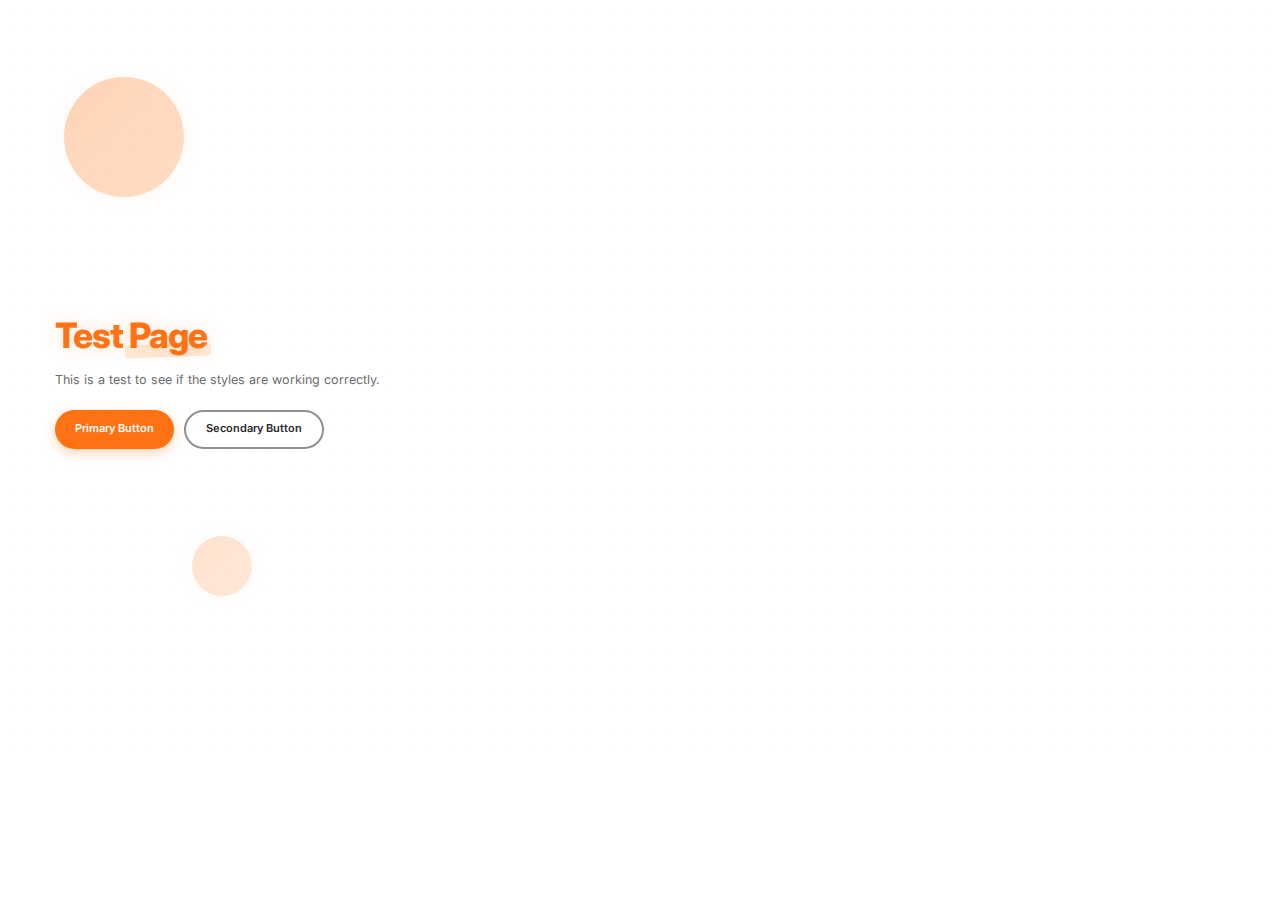
<file: test.html>
<!DOCTYPE html>
<html lang="en" data-theme="light">
<head>
    <meta charset="UTF-8">
    <meta name="viewport" content="width=device-width, initial-scale=1.0">
    <title>CSS Test | Cirro Debt</title>
    <link rel="preconnect" href="https://fonts.googleapis.com">
    <link rel="preconnect" href="https://fonts.gstatic.com" crossorigin>
    <link href="https://fonts.googleapis.com/css2?family=Inter:wght@400;500;600;700;800&display=swap" rel="stylesheet">
    <link rel="stylesheet" href="https://cdnjs.cloudflare.com/ajax/libs/font-awesome/6.4.0/css/all.min.css">
    <link rel="stylesheet" href="styles.css">
    <link rel="stylesheet" href="decorative.css">
</head>
<body>
    <section class="hero section-enhanced">
        <div class="hero-shapes">
            <div class="shape shape-circle shape-medium hero-shape-1"></div>
            <div class="shape shape-circle shape-small hero-shape-2"></div>
        </div>
        <div class="bg-pattern bg-dots"></div>
        <div class="container hero-container">
            <div class="hero-content">
                <h1 class="hero-title">Test <span class="highlight">Page</span></h1>
                <p class="hero-subtitle">This is a test to see if the styles are working correctly.</p>
                <div class="hero-buttons">
                    <a href="#" class="btn btn-primary btn-large">Primary Button</a>
                    <a href="#" class="btn btn-secondary btn-large">Secondary Button</a>
                </div>
            </div>
        </div>
    </section>
</body>
</html>
</file>
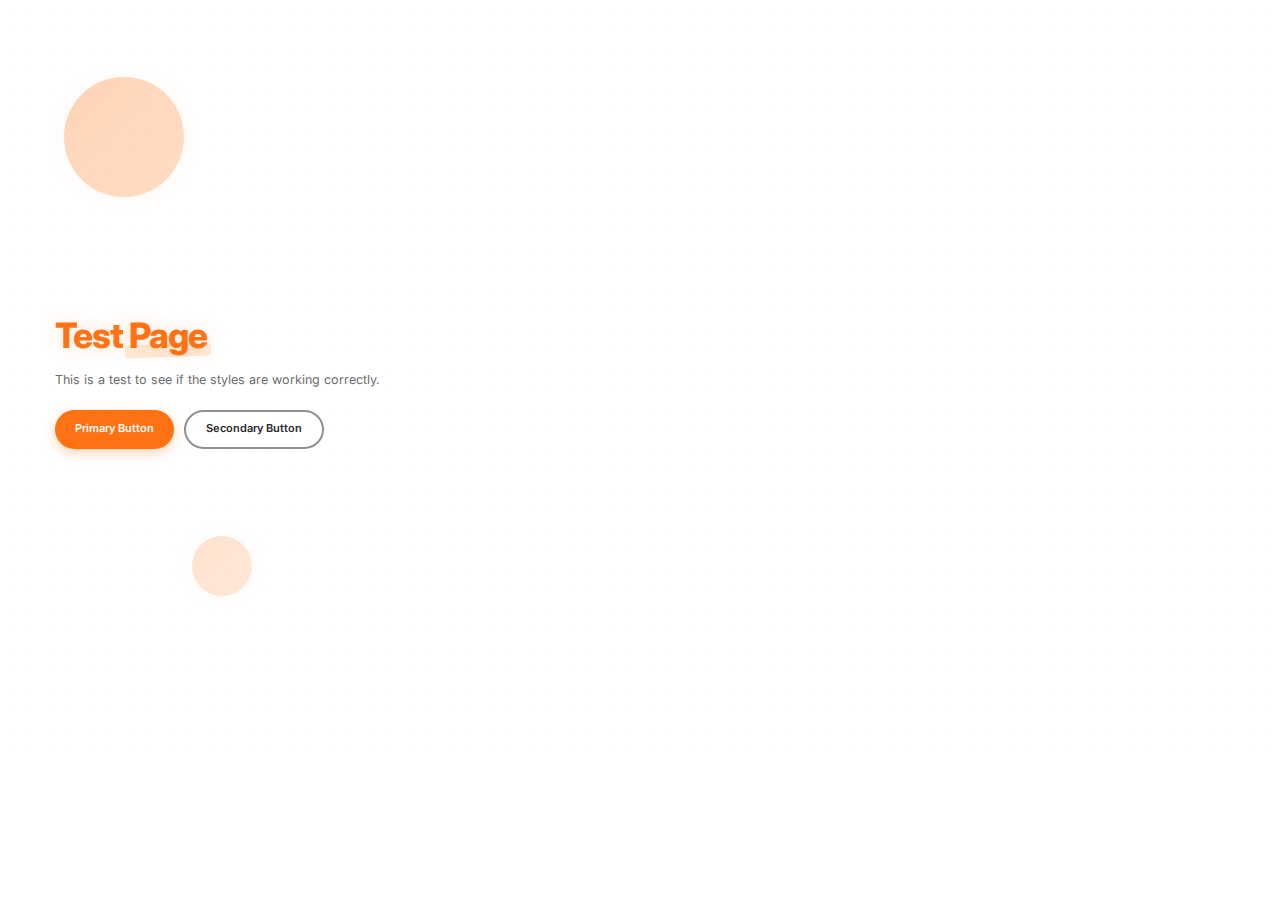
<file: old/test.html>
<!DOCTYPE html>
<html lang="en" data-theme="light">
<head>
    <meta charset="UTF-8">
    <meta name="viewport" content="width=device-width, initial-scale=1.0">
    <title>CSS Test | Cirro Debt</title>
    <link rel="preconnect" href="https://fonts.googleapis.com">
    <link rel="preconnect" href="https://fonts.gstatic.com" crossorigin>
    <link href="https://fonts.googleapis.com/css2?family=Inter:wght@400;500;600;700;800&display=swap" rel="stylesheet">
    <link rel="stylesheet" href="https://cdnjs.cloudflare.com/ajax/libs/font-awesome/6.4.0/css/all.min.css">
    <link rel="stylesheet" href="styles.css">
    <link rel="stylesheet" href="decorative.css">
</head>
<body>
    <section class="hero section-enhanced">
        <div class="hero-shapes">
            <div class="shape shape-circle shape-medium hero-shape-1"></div>
            <div class="shape shape-circle shape-small hero-shape-2"></div>
        </div>
        <div class="bg-pattern bg-dots"></div>
        <div class="container hero-container">
            <div class="hero-content">
                <h1 class="hero-title">Test <span class="highlight">Page</span></h1>
                <p class="hero-subtitle">This is a test to see if the styles are working correctly.</p>
                <div class="hero-buttons">
                    <a href="#" class="btn btn-primary btn-large">Primary Button</a>
                    <a href="#" class="btn btn-secondary btn-large">Secondary Button</a>
                </div>
            </div>
        </div>
    </section>
</body>
</html>
</file>
<file: css/styles.css>
/* ========================================
   🌗 SHARED COLOR BASE — Always Present
   ======================================== */
:root {
  /* Color palette with orange-peel from ColorScheme.txt */
  --primary-color: #ff9b0e;
  --primary-color-dark: #c17f15;
  --primary-color-light: #ffb03d;
  --primary-color-lighter: #ffc56b;
  --primary-color-subtle: #fff5e8;
  
  /* Text Colors */
  --text-color: #2a2a2a;
  --text-color-secondary: #555555;
  --text-color-muted: #777777;
  
  /* Background Colors */
  --bg-color: #ffffff;
  --bg-color-alt: #f4f6f8;
  --bg-color-dark: #eaecec;
  
  /* Border Colors */
  --border-color: #d0d0d0;
  --border-color-light: #e0e0e0;
  
  /* Utility Colors */
  --success-color: #4CAF50;
  --warning-color: #FFC107;
  --error-color: #FF5252;
  
  /* Shadow Variables */
  --shadow-sm: 0 2px 4px rgba(0,0,0,0.05);
  --shadow-md: 0 4px 8px rgba(0,0,0,0.1);
  --shadow-lg: 0 8px 24px rgba(0,0,0,0.12);
  
  /* Border Radius */
  --radius-sm: 4px;
  --radius-md: 8px;
  --radius-lg: 12px;
  --radius-round: 999px;
  
  /* Other Variables */
  --header-height: 70px;
  --max-width: 1200px;
  --content-padding: 5rem;
  
  /* Spacing system */
  --space-xs: 0.25rem;
  --space-sm: 0.5rem;
  --space-md: 1rem;
  --space-lg: 1.5rem;
  --space-xl: 2rem;
  --space-xxl: 3rem;
  
  /* Transitions */
  --transition-fast: 0.2s ease;
  --transition-normal: 0.3s ease;
  --transition-slow: 0.5s ease;
}

/* ========================================
   🌙 DARK MODE — Rich, moody, vibrant orange
   ======================================== */
[data-theme="dark"] {
  --primary-color: #ff9b0e;
  --primary-color-dark: #c17f15;
  --primary-color-light: #ffb03d;
  --primary-color-lighter: #ffc56b;
  --primary-color-subtle: #3a2820;
  
  --text-color: #f5f5f5;
  --text-color-secondary: #c4c6c6;
  --text-color-muted: #8b8e8e;
  
  --bg-color: #0e1e29;
  --bg-color-alt: #151f27;
  --bg-color-dark: #13202c;
  
  --border-color: #464136;
  --border-color-light: #3a3a3a;
  
  --shadow-sm: 0 2px 4px rgba(0,0,0,0.2);
  --shadow-md: 0 4px 8px rgba(0,0,0,0.3);
  --shadow-lg: 0 8px 24px rgba(0,0,0,0.4);
}

/* ========================================
   Base Styles
   ======================================== */
*, *::before, *::after {
  box-sizing: border-box;
  margin: 0;
  padding: 0;
}

html {
  font-size: 62.5%; /* 1rem = 10px */
  scroll-behavior: smooth;
  height: 100%;
}

body {
  font-family: 'Inter', -apple-system, BlinkMacSystemFont, 'Segoe UI', Roboto, Helvetica, Arial, sans-serif;
  font-size: 1.6rem;
  line-height: 1.6;
  color: var(--text-color);
  background-color: var(--bg-color);
  transition: background-color var(--transition-normal), color var(--transition-normal);
  overflow-x: hidden;
  min-height: 100%;
}

/* Typography */
h1, h2, h3, h4, h5, h6 {
  font-weight: 700;
  line-height: 1.3;
  margin-bottom: var(--space-lg);
  letter-spacing: -0.03em;
}

h1 {
  font-size: 4.2rem;
  font-weight: 800;
  line-height: 1.2;
  margin-bottom: var(--space-xl);
}

h2 {
  font-size: 3.2rem;
  font-weight: 700;
  letter-spacing: -0.02em;
  margin-bottom: var(--space-lg);
}

h3 {
  font-size: 2.4rem;
  font-weight: 600;
  margin-bottom: var(--space-md);
}

h4 {
  font-size: 1.25rem;
}

p {
  margin-bottom: var(--space-md);
}

a {
  color: var(--primary-color);
  text-decoration: none;
  transition: color var(--transition-fast);
}

a:hover {
  color: var(--primary-color-dark);
}

/* Container */
.container {
  width: 100%;
  max-width: 1200px;
  margin: 0 auto;
  padding: 0 var(--space-lg);
}

/* Section Headers */
.section-header {
  text-align: center;
  margin-bottom: var(--space-xxl);
}

.section-subtitle {
  font-size: 1.8rem;
  color: var(--text-color-secondary);
  margin-bottom: var(--space-lg);
  max-width: 800px;
  margin-left: auto;
  margin-right: auto;
  line-height: 1.5;
}

/* Buttons */
.btn {
  display: inline-flex;
  align-items: center;
  justify-content: center;
  padding: 0.75rem 1.5rem;
  border-radius: var(--radius-round);
  font-weight: 600;
  text-align: center;
  cursor: pointer;
  transition: all var(--transition-fast);
  border: none;
  font-size: 1rem;
}

.btn-primary {
  background: linear-gradient(135deg, var(--primary-color-light) 0%, var(--primary-color) 100%);
  color: white !important;
  border: none;
  box-shadow: 0 4px 12px rgba(255, 155, 14, 0.3);
}

.btn-primary:hover {
  background: linear-gradient(135deg, var(--primary-color-light) 0%, var(--primary-color) 100%);
  transform: translateY(-2px);
  box-shadow: 0 6px 20px rgba(255, 155, 14, 0.5);
  filter: brightness(110%);
  color: white !important;
}

.btn-secondary {
  background-color: transparent;
  color: var(--text-color);
  border: 2px solid var(--text-color-light);
}

.btn-secondary:hover {
  background-color: var(--border-color-light);
  color: var(--text-color);
  border-color: var(--text-color);
}

.btn-large {
  padding: 0.875rem 2rem;
  font-size: 1.1rem;
}

.btn-xl {
  padding: 1.2rem 2.5rem;
  font-size: 1.3rem;
  font-weight: 700;
  letter-spacing: 0.02em;
}

.btn-xl i {
  margin-right: 0.8rem;
  font-size: 1.4rem;
}

.hero-buttons {
  display: flex;
  gap: var(--space-md);
  flex-wrap: wrap;
}

/* Header and Navigation */
header {
  position: sticky;
  top: 0;
  z-index: 100;
  background-color: var(--bg-color);
  box-shadow: var(--shadow-sm);
  padding: 1.5rem 0;
  transition: all var(--transition-normal);
  width: 100%;
}

.header-container {
  display: flex;
  justify-content: space-between;
  align-items: center;
  padding: 0 2rem;
}

.logo-link {
  display: flex;
  align-items: center;
  color: var(--text-color);
  text-decoration: none;
}

.logo {
  height: 40px;
  width: auto;
  margin-right: 1rem;
}

.logo-text {
  font-weight: 700;
  font-size: 1.8rem;
  margin-left: 0.5rem;
  position: relative;
}

.logo-text::before {
  content: '';
  position: absolute;
  left: -10px;
  top: 50%;
  transform: translateY(-50%);
  height: 20px;
  width: 1px;
  background-color: var(--border-color);
}

nav {
  display: flex;
  align-items: center;
}

nav ul {
  display: flex;
  gap: 2.5rem;
  list-style: none;
  margin: 0;
  padding: 0;
}

nav ul li {
  position: relative;
}

nav ul li a {
  color: var(--text-color-secondary);
  font-weight: 500;
  font-size: 1.6rem;
  transition: color var(--transition-fast);
  padding: 0.8rem 0;
  text-decoration: none;
  position: relative;
}

nav ul li a:hover, 
nav ul li a.active {
  color: var(--primary-color);
}

/* Underline effect for nav links */
nav ul li a::after {
  content: '';
  position: absolute;
  width: 0;
  height: 2px;
  bottom: 0;
  left: 0;
  background-color: var(--primary-color);
  transition: width var(--transition-normal);
}

nav ul li a:hover::after,
nav ul li a.active::after {
  width: 100%;
}

.theme-toggle {
  background: none;
  border: none;
  cursor: pointer;
  color: var(--text-color-secondary);
  font-size: 1.8rem;
  margin-left: 2.5rem;
  display: flex;
  align-items: center;
  justify-content: center;
  width: 40px;
  height: 40px;
  border-radius: 50%;
  transition: background-color var(--transition-fast);
}

.theme-toggle:hover {
  background-color: var(--border-color-light);
  color: var(--primary-color);
}

/* Mobile Menu Toggle */
.mobile-menu-toggle {
  display: none;
  background: none;
  border: none;
  cursor: pointer;
  padding: 0.5rem;
  margin-left: 1rem;
}

.mobile-menu-toggle span {
  display: block;
  width: 25px;
  height: 2px;
  margin: 5px 0;
  background-color: var(--text-color);
  transition: all var(--transition-fast);
}

/* Mobile menu styles */
.mobile-menu-toggle.active span:nth-child(1) {
  transform: rotate(-45deg) translate(-5px, 6px);
}

.mobile-menu-toggle.active span:nth-child(2) {
  opacity: 0;
}

.mobile-menu-toggle.active span:nth-child(3) {
  transform: rotate(45deg) translate(-5px, -6px);
}

/* Social icons */
.social-icons {
  display: flex;
  gap: var(--space-md);
  margin-top: var(--space-md);
}

.social-link {
  color: var(--text-color-light);
  font-size: 1.2rem;
  transition: color var(--transition-fast);
}

.social-link:hover {
  color: var(--primary-color);
}

/* Hero Section */
.hero {
  padding: 12rem 0 10rem;
}

.hero-container {
  display: flex;
  align-items: center;
  justify-content: space-between;
  gap: 6rem;
}

.hero-content {
  flex: 1;
  max-width: 600px;
}

.hero-title {
  font-size: 4.8rem;
  line-height: 1.1;
  margin-bottom: var(--space-xl);
}

.hero-subtitle {
  font-size: 2rem;
  color: var(--text-color-secondary);
  margin-bottom: var(--space-xl);
  line-height: 1.5;
}

.hero-image {
  flex: 1;
  display: flex;
  justify-content: flex-end;
  position: relative;
  align-items: center;
}

.hero-image img {
  max-width: 85%;
  transform: perspective(1000px) rotateY(-5deg);
  transition: transform var(--transition-normal);
  box-shadow: none;
  border-radius: 0;
}

.hero-image img:hover {
  transform: perspective(1000px) rotateY(0);
}

/* Reveal animations */
.reveal {
  opacity: 0;
  transform: translateY(30px);
  transition: opacity 0.6s ease, transform 0.6s ease;
}

.reveal.active {
  opacity: 1;
  transform: translateY(0);
}

/* Feature cards */
.feature-card {
  padding: var(--space-xl);
  border-radius: var(--radius-lg);
  background-color: var(--bg-color);
  transition: transform var(--transition-normal), box-shadow var(--transition-normal);
  border: 1px solid var(--border-color-light);
}

.feature-card:hover {
  transform: translateY(-5px);
  box-shadow: var(--shadow-lg);
}

.feature-card h3 {
  font-size: 1.3rem;
  margin-bottom: var(--space-sm);
}

.feature-card p {
  color: var(--text-color-secondary);
  margin-bottom: 0;
}

/* Steps */
.step {
  display: flex;
  flex-direction: column;
  align-items: flex-start;
}

.step-number {
  width: 5rem;
  height: 5rem;
  border-radius: 50%;
  background: linear-gradient(135deg, var(--primary-color) 0%, var(--primary-color-dark) 100%);
  color: white;
  font-size: 2.2rem;
  font-weight: 700;
  display: flex;
  align-items: center;
  justify-content: center;
  box-shadow: 0 0 15px rgba(255, 155, 14, 0.5);
  position: relative;
  z-index: 2;
  border: 3px solid white;
  margin-bottom: 1.5rem;
  transition: transform 0.3s ease;
}

.step-content h3 {
  font-size: 1.3rem;
  margin-bottom: var(--space-sm);
}

.step-content p {
  color: var(--text-color-secondary);
  margin-bottom: 0;
}

/* Features Section */
.features {
  padding: 8rem 0;
  position: relative;
}

.features-alt {
  background-color: var(--bg-color);
}

.features-grid {
  display: grid;
  grid-template-columns: repeat(auto-fill, minmax(280px, 1fr));
  gap: 3rem;
  margin-top: 4rem;
}

.features-alt .feature-card {
  text-align: center;
}

.feature-card {
  background-color: var(--bg-color);
  border-radius: var(--radius-lg);
  padding: 3rem;
  box-shadow: var(--shadow-md);
  transition: transform var(--transition-normal), box-shadow var(--transition-normal);
  display: flex;
  flex-direction: column;
  height: 100%;
  min-height: 280px;
}

.feature-icon {
  width: 6rem;
  height: 6rem;
  border-radius: 50%;
  background-color: var(--primary-color-subtle);
  color: var(--primary-color);
  display: flex;
  align-items: center;
  justify-content: center;
  margin-bottom: 2rem;
  font-size: 2.4rem;
}

.feature-card h3 {
  margin-bottom: 1.5rem;
  font-size: 2rem;
}

.feature-card p {
  color: var(--text-color-secondary);
  margin-bottom: 0;
  line-height: 1.6;
}

/* Wave Dividers */
.wave-divider {
  position: absolute;
  bottom: 0;
  left: 0;
  width: 100%;
  overflow: hidden;
  line-height: 0;
  transform: rotate(180deg);
}

/* Dashboard Example Section */
.dashboard-example {
  padding: 10rem 0;
  background-color: var(--bg-color);
  position: relative;
}

.dashboard-content {
  text-align: center;
  max-width: 800px;
  margin: 0 auto 4rem;
}

.dashboard-image {
  max-width: 85%;
  margin: 0 auto;
  overflow: hidden;
  box-shadow: none;
  border-radius: 0;
}

.dashboard-image img {
  width: 100%;
  height: auto;
  display: block;
}

/* CTA Section */
.cta {
  padding: var(--space-xxl) 0;
  background-color: var(--primary-color);
  color: white;
  text-align: center;
}

.cta-content {
  max-width: 800px;
  margin: 0 auto;
}

.cta h2 {
  color: white;
  margin-bottom: var(--space-md);
}

.cta p {
  color: rgba(255, 255, 255, 0.9);
  font-size: 1.2rem;
  margin-bottom: var(--space-xl);
}

/* Footer */
footer {
  background-color: var(--bg-color-alt);
  padding: 8rem 0 4rem;
  position: relative;
}

.footer-content {
  display: grid;
  grid-template-columns: 2fr 1fr 1fr 1fr;
  gap: 4rem;
  margin-bottom: 4rem;
}

.footer-brand {
  max-width: 300px;
}

.footer-logo {
  height: 40px;
  width: auto;
  margin-bottom: 1.5rem;
}

.footer-brand p {
  color: var(--text-color-secondary);
  font-size: 1.4rem;
  margin-bottom: 2.5rem;
  line-height: 1.6;
}

.footer-links h3 {
  font-size: 1.8rem;
  margin-bottom: 2rem;
  color: var(--text-color);
}

.footer-links ul {
  list-style: none;
  padding: 0;
  margin: 0;
}

.footer-links ul li {
  margin-bottom: 1.2rem;
}

.footer-links ul li a {
  color: var(--text-color-secondary);
  font-size: 1.4rem;
  transition: color var(--transition-fast);
  text-decoration: none;
}

.footer-links ul li a:hover {
  color: var(--primary-color);
}

.social-icons {
  display: flex;
  gap: 1.5rem;
  margin-top: 2rem;
}

.social-link {
  color: var(--text-color-secondary);
  font-size: 1.8rem;
  transition: color var(--transition-fast), transform var(--transition-fast);
  display: flex;
  align-items: center;
  justify-content: center;
  width: 4rem;
  height: 4rem;
  border-radius: 50%;
  background-color: var(--border-color-light);
}

.social-link:hover {
  color: var(--primary-color);
  transform: translateY(-3px);
  background-color: var(--primary-color-subtle);
}

.copyright {
  text-align: center;
  padding-top: 3rem;
  border-top: 1px solid var(--border-color);
  color: var(--text-color-secondary);
  font-size: 1.4rem;
}

/* Responsive Design */
@media (max-width: 991px) {
  .footer-content {
    grid-template-columns: 1fr 1fr;
    gap: var(--space-xl) var(--space-lg);
  }
  
  .hero-container {
    flex-direction: column;
    text-align: center;
  }
  
  .hero-content {
    max-width: 100%;
  }
  
  .hero-buttons {
    justify-content: center;
  }
  
  .hero-image {
    margin-top: var(--space-xl);
    justify-content: center;
  }
  
  .hero-image img {
    max-width: 75%;
  }
  
  .dashboard-image {
    max-width: 75%;
  }
  
  nav ul {
    gap: 1.5rem;
  }
  
  .logo-text {
    font-size: 1.6rem;
  }
}

@media (max-width: 768px) {
  h1 {
    font-size: 2.5rem;
  }
  
  h2 {
    font-size: 2rem;
  }
  
  section {
    padding: var(--space-xl) 0;
  }
  
  nav ul {
    position: fixed;
    top: 70px;
    left: 0;
    right: 0;
    background-color: var(--bg-color);
    box-shadow: var(--shadow-md);
    padding: 2rem;
    flex-direction: column;
    gap: 1.5rem;
    transform: translateY(-100%);
    opacity: 0;
    pointer-events: none;
    transition: all var(--transition-normal);
    z-index: 99;
  }
  
  nav ul.active {
    transform: translateY(0);
    opacity: 1;
    pointer-events: all;
  }
  
  .mobile-menu-toggle {
    display: block;
  }
  
  .footer-content {
    grid-template-columns: 1fr;
    text-align: center;
  }
  
  .footer-brand {
    max-width: 100%;
  }
  
  .social-icons {
    justify-content: center;
  }
  
  .header-container {
    padding: 0 1rem;
  }
  
  .hero-image img {
    max-width: 80%;
  }
  
  .dashboard-image {
    max-width: 90%;
  }
  
  .btn-xl {
    padding: 1rem 2rem;
    font-size: 1.2rem;
  }
  
  .hero-buttons {
    justify-content: center;
    gap: 1.5rem;
  }
}

@media (max-width: 480px) {
  .hero {
    min-height: auto;
    padding-top: var(--space-xl);
  }
  
  .btn {
    width: 100%;
  }
  
  .hero-buttons {
    flex-direction: column;
    width: 100%;
  }
  
  .feature-card {
    padding: var(--space-lg);
  }
  
  h1 {
    font-size: 2rem;
  }
  
  h2 {
    font-size: 1.75rem;
  }

  .section-subtitle {
    font-size: 1rem;
  }
}

/* Utility Classes */
.text-center {
  text-align: center;
}

.mt-1 {
  margin-top: var(--space-md);
}

.mt-2 {
  margin-top: var(--space-lg);
}

.mt-3 {
  margin-top: var(--space-xl);
}

.mt-4 {
  margin-top: var(--space-xxl);
}

.mb-1 {
  margin-bottom: var(--space-md);
}

.mb-2 {
  margin-bottom: var(--space-lg);
}

.mb-3 {
  margin-bottom: var(--space-xl);
}

.mb-4 {
  margin-bottom: var(--space-xxl);
}

/* Transitions */
.fade-in {
  animation: fadeIn 0.5s ease forwards;
}

@keyframes fadeIn {
  from {
    opacity: 0;
    transform: translateY(20px);
  }
  to {
    opacity: 1;
    transform: translateY(0);
  }
}

/* Page Title Section */
.page-title {
  padding: var(--space-xl) 0;
  background-color: var(--bg-color-alt);
  border-bottom: 1px solid var(--border-color-light);
  margin-bottom: var(--space-xl);
}

.page-title h1 {
  margin-bottom: var(--space-sm);
}

.page-title-content {
  max-width: 800px;
}

/* ===== Pricing Page ===== */
.pricing-plans {
  background-color: var(--bg-color);
  padding: 10rem 0;
  position: relative;
}

.billing-toggle-container {
  display: flex;
  align-items: center;
  justify-content: center;
  margin-bottom: 6rem;
  font-weight: 500;
  gap: 1.5rem;
}

.billing-toggle {
  position: relative;
  display: inline-block;
  width: 60px;
  height: 32px;
}

.billing-toggle input {
  opacity: 0;
  width: 0;
  height: 0;
}

.toggle-slider {
  position: absolute;
  cursor: pointer;
  top: 0;
  left: 0;
  right: 0;
  bottom: 0;
  background-color: var(--text-color-light);
  transition: var(--transition-normal);
  border-radius: 34px;
}

.toggle-slider:before {
  position: absolute;
  content: "";
  height: 24px;
  width: 24px;
  left: 4px;
  bottom: 4px;
  background-color: white;
  transition: var(--transition-normal);
  border-radius: 50%;
}

input:checked + .toggle-slider {
  background-color: var(--primary-color);
}

input:checked + .toggle-slider:before {
  transform: translateX(28px);
}

.save-badge {
  font-size: 1.2rem;
  background-color: var(--primary-color);
  color: white;
  padding: 0.2rem 0.8rem;
  border-radius: var(--radius-round);
  margin-left: 0.5rem;
}

.pricing-grid {
  display: grid;
  grid-template-columns: repeat(auto-fit, minmax(300px, 1fr));
  gap: 3rem;
  max-width: 1200px;
  margin: 0 auto;
}

.pricing-card {
  background-color: var(--bg-color);
  border-radius: var(--radius-lg);
  box-shadow: var(--shadow-md);
  overflow: hidden;
  transition: transform var(--transition-normal), box-shadow var(--transition-normal);
  position: relative;
  border: 1px solid var(--border-color);
  display: flex;
  flex-direction: column;
  height: 100%;
  min-height: 550px;
}

.pricing-card:hover {
  transform: translateY(-10px);
  box-shadow: var(--shadow-lg);
}

.pricing-card.popular {
  transform: scale(1.05);
  box-shadow: var(--shadow-lg);
  border-color: var(--primary-color-light);
  z-index: 1;
}

.pricing-card.popular:hover {
  transform: scale(1.05) translateY(-10px);
}

.popular-badge {
  position: absolute;
  top: 0;
  right: 0;
  background-color: var(--primary-color);
  color: white;
  font-size: 1.2rem;
  padding: 0.5rem 1.5rem;
  border-bottom-left-radius: var(--radius-md);
  font-weight: 600;
}

.pricing-header {
  text-align: center;
  padding: 3rem 2rem;
  border-bottom: 1px solid var(--border-color-light);
}

.pricing-header h3 {
  font-size: 2.4rem;
  margin-bottom: 1.5rem;
}

.pricing-amount {
  margin-bottom: 1.5rem;
}

.pricing-amount .price {
  font-size: 5rem;
  font-weight: 700;
  line-height: 1;
}

.pricing-amount .currency {
  font-size: 2.4rem;
  vertical-align: top;
  position: relative;
  top: 0.5rem;
}

.pricing-amount .period {
  font-size: 1.6rem;
  color: var(--text-color-secondary);
}

.pricing-header p {
  color: var(--text-color-secondary);
  margin-bottom: 0;
}

.pricing-features {
  padding: 3rem 3rem;
  flex-grow: 1;
}

.pricing-features ul {
  list-style: none;
  margin: 0;
  padding: 0;
}

.pricing-features li {
  margin-bottom: 1.5rem;
  display: flex;
  align-items: flex-start;
}

.pricing-features li i {
  color: var(--primary-color);
  margin-right: 1rem;
  font-size: 1.6rem;
  position: relative;
  top: 0.2rem;
}

.pricing-footer {
  padding: 3rem;
  text-align: center;
  border-top: 1px solid var(--border-color-light);
}

/* Guarantee Section */
.guarantee-section {
  padding: var(--space-xxl) 0;
  text-align: center;
}

.guarantee-content {
  max-width: 800px;
  margin: 0 auto;
}

.guarantee-icon {
  font-size: 3rem;
  color: var(--primary-color);
  margin-bottom: var(--space-md);
}

.guarantee-section h2 {
  margin-bottom: var(--space-md);
}

/* Pricing FAQs */
.pricing-faq {
  padding: var(--space-xxl) 0;
}

.faq-grid {
  display: grid;
  grid-template-columns: repeat(auto-fit, minmax(450px, 1fr));
  gap: var(--space-xl);
  margin-top: var(--space-xl);
}

.faq-accordion-item {
  border-bottom: 1px solid var(--border-color-light);
  margin-bottom: var(--space-md);
  padding-bottom: var(--space-md);
}

.faq-accordion-header {
  display: flex;
  justify-content: space-between;
  align-items: center;
  cursor: pointer;
  padding: var(--space-sm) 0;
}

.faq-accordion-header h3 {
  font-size: 1.2rem;
  margin: 0;
  font-weight: 600;
}

.faq-icon {
  font-size: 1rem;
  color: var(--text-color-secondary);
  transition: transform var(--transition-fast);
}

.faq-accordion-content {
  max-height: 0;
  overflow: hidden;
  transition: max-height var(--transition-normal);
}

.faq-accordion-item.active .faq-accordion-content {
  max-height: 500px;
}

.faq-accordion-item.active .faq-icon {
  transform: rotate(45deg);
}

.faq-cta {
  text-align: center;
  margin-top: var(--space-xl);
}

.faq-cta p {
  margin-bottom: var(--space-md);
  font-size: 1.1rem;
}

/* ===== FAQ Page ===== */
.faq-main {
  padding: 8rem 0;
  background-color: var(--bg-color);
}

.faq-wrapper {
  display: flex;
  flex-direction: column;
  max-width: 1000px;
  margin: 0 auto;
}

.faq-nav {
  display: flex;
  justify-content: center;
  margin-bottom: 5rem;
  flex-wrap: wrap;
  gap: 1rem;
}

.faq-nav-btn {
  background-color: transparent;
  border: 2px solid var(--border-color);
  border-radius: var(--radius-round);
  padding: 1rem 2rem;
  font-weight: 600;
  cursor: pointer;
  transition: all var(--transition-fast);
  color: var(--text-color);
}

.faq-nav-btn:hover {
  background-color: var(--border-color-light);
}

.faq-nav-btn.active {
  background-color: var(--primary-color);
  border-color: var(--primary-color);
  color: white;
}

.faq-category {
  display: none;
}

.faq-category.active {
  display: block;
}

.faq-category h2 {
  text-align: center;
  margin-bottom: 4rem;
}

.faq-accordion {
  margin-bottom: 4rem;
}

.faq-accordion-item {
  border: 1px solid var(--border-color);
  border-radius: var(--radius-md);
  margin-bottom: 2rem;
  overflow: hidden;
}

.faq-accordion-header {
  display: flex;
  justify-content: space-between;
  align-items: center;
  padding: 2rem;
  cursor: pointer;
  transition: background-color var(--transition-fast);
}

.faq-accordion-header:hover {
  background-color: var(--border-color-light);
}

.faq-accordion-header h3 {
  margin: 0;
  font-size: 1.8rem;
}

.faq-icon {
  color: var(--primary-color);
  font-size: 1.6rem;
  transition: transform var(--transition-fast);
}

.faq-accordion-item.active .faq-icon {
  transform: rotate(45deg);
}

.faq-accordion-content {
  height: 0;
  overflow: hidden;
  transition: height var(--transition-normal);
}

.faq-accordion-item.active .faq-accordion-content {
  height: auto;
  padding: 0 2rem 2rem;
}

.faq-accordion-content p {
  margin-bottom: 1.5rem;
}

.faq-accordion-content p:last-child {
  margin-bottom: 0;
}

/* Contact Options */
.contact-options {
  padding: var(--space-xxl) 0;
}

.contact-grid {
  display: grid;
  grid-template-columns: repeat(auto-fit, minmax(250px, 1fr));
  gap: var(--space-lg);
  margin-top: var(--space-xl);
}

.contact-card {
  background-color: var(--bg-color);
  border-radius: var(--radius-lg);
  border: 1px solid var(--border-color-light);
  padding: var(--space-xl);
  text-align: center;
  transition: transform var(--transition-normal), box-shadow var(--transition-normal);
}

.contact-card:hover {
  transform: translateY(-5px);
  box-shadow: var(--shadow-lg);
}

.contact-icon {
  font-size: 2rem;
  color: var(--primary-color);
  margin-bottom: var(--space-md);
}

.contact-card h3 {
  margin-bottom: var(--space-sm);
}

.contact-card p {
  margin-bottom: var(--space-lg);
  color: var(--text-color-secondary);
}

/* Responsive styles for pricing and FAQ */
@media (max-width: 768px) {
  .pricing-card.popular {
    transform: scale(1.02) translateY(-5px);
  }
  
  .faq-grid {
    grid-template-columns: 1fr;
  }
  
  .contact-grid {
    gap: var(--space-md);
  }
}

@media (max-width: 576px) {
  .faq-nav {
    flex-direction: column;
    width: 100%;
  }
  
  .faq-nav-btn {
    width: 100%;
    text-align: center;
  }
  
  .pricing-card {
    padding: var(--space-lg);
  }
  
  .price {
    font-size: 2.5rem;
  }
}

/* Section styling */
section {
  padding: 8rem 0;
  position: relative;
}

.section-enhanced {
  padding: 10rem 0;
}

/* How It Works - New Interactive Design */
.how-it-works {
  position: relative;
  background-color: var(--bg-color);
  padding: 10rem 0;
  overflow: hidden;
}

.how-it-works .section-header {
  margin-bottom: 6rem;
}

/* Background elements */
.background-elements {
  position: absolute;
  top: 0;
  left: 0;
  width: 100%;
  height: 100%;
  z-index: 0;
  overflow: hidden;
}

.bg-shape {
  position: absolute;
  border-radius: 50%;
  opacity: 0.05;
  z-index: -1;
}

.bg-circle-1 {
  width: 40vw;
  height: 40vw;
  background: var(--primary-color);
  top: -10%;
  left: -15%;
}

.bg-circle-2 {
  width: 25vw;
  height: 25vw;
  background: var(--primary-color);
  bottom: -5%;
  right: -10%;
}

.bg-dots {
  position: absolute;
  width: 100%;
  height: 100%;
  background-image: radial-gradient(var(--primary-color) 1px, transparent 1px);
  background-size: 30px 30px;
  opacity: 0.05;
}

/* Timeline and process steps */
.process-timeline {
  position: relative;
  margin: 0 auto;
  max-width: 1100px;
  z-index: 2;
}

.timeline-track {
  position: absolute;
  top: 6rem;
  left: 0;
  width: 100%;
  height: 4px;
  background: linear-gradient(to right, var(--primary-color-light), var(--primary-color), var(--primary-color-dark));
  border-radius: 4px;
  z-index: 1;
}

.process-steps {
  display: flex;
  flex-direction: column;
  gap: 8rem;
  position: relative;
  z-index: 2;
}

/* Individual process step */
.process-step {
  position: relative;
  opacity: 0;
  transform: translateY(30px);
  transition: opacity 0.6s ease, transform 0.6s ease;
}

.process-step.revealed {
  opacity: 1;
  transform: translateY(0);
}

/* Step indicator with number and icon */
.step-indicator {
  display: flex;
  align-items: center;
  justify-content: center;
  flex-direction: column;
  margin-bottom: 2rem;
}

/* Carousel and Process Steps */
.process-carousel {
  position: relative;
  margin: 0 auto;
  max-width: 1100px;
  z-index: 2;
  padding: 0 5rem;
}

.carousel-container {
  position: relative;
  overflow: hidden;
  margin: 0 auto;
  border-radius: var(--radius-lg);
}

.carousel-track {
  display: flex;
  transition: transform 0.5s ease-in-out;
}

.carousel-slide {
  min-width: 100%;
  padding: 2rem;
}

/* Step Card Redesign */
.step-card {
  background-color: var(--bg-color);
  border-radius: var(--radius-lg);
  box-shadow: var(--shadow-md);
  padding: 3.5rem;
  transition: transform 0.3s ease, box-shadow 0.3s ease;
  border: 1px solid var(--border-color-light);
  position: relative;
  display: flex;
  flex-direction: column;
  gap: 2rem;
  height: 100%;
  margin: 0 auto;
  max-width: 85%;
}

.step-card:hover {
  transform: translateY(-5px);
  box-shadow: var(--shadow-lg);
}

.step-header {
  display: flex;
  align-items: center;
  margin-bottom: 1rem;
}

.step-number {
  width: 5rem;
  height: 5rem;
  border-radius: 50%;
  background: linear-gradient(135deg, var(--primary-color) 0%, var(--primary-color-dark) 100%);
  color: white;
  font-size: 2.2rem;
  font-weight: 700;
  display: flex;
  align-items: center;
  justify-content: center;
  box-shadow: 0 0 15px rgba(255, 155, 14, 0.4);
  position: relative;
  z-index: 2;
  border: 3px solid white;
  margin-right: 1.5rem;
  transition: transform 0.3s ease;
  flex-shrink: 0;
}

.step-card:hover .step-number {
  transform: scale(1.1);
}

.step-card h3 {
  font-size: 2.6rem;
  color: var(--primary-color);
  margin-bottom: 0;
  position: relative;
}

.step-card p {
  font-size: 1.8rem;
  color: var(--text-color-secondary);
  line-height: 1.6;
  margin-bottom: 1.5rem;
}

/* Carousel Navigation */
.carousel-nav {
  display: flex;
  justify-content: center;
  align-items: center;
  margin-top: 3rem;
}

.carousel-arrow {
  width: 5rem;
  height: 5rem;
  display: flex;
  align-items: center;
  justify-content: center;
  background-color: var(--bg-color);
  border: 1px solid var(--border-color);
  border-radius: 50%;
  cursor: pointer;
  transition: all 0.3s ease;
  font-size: 1.8rem;
  color: var(--primary-color);
  box-shadow: var(--shadow-sm);
  position: absolute;
  top: 50%;
  transform: translateY(-50%);
  z-index: 10;
}

.prev-arrow {
  left: 1rem;
}

.next-arrow {
  right: 1rem;
}

.carousel-arrow:hover {
  background-color: var(--primary-color);
  color: white;
  transform: translateY(-50%) scale(1.1);
  box-shadow: var(--shadow-md);
}

.carousel-arrow:focus {
  outline: none;
}

.carousel-dots {
  display: flex;
  gap: 0.8rem;
}

.carousel-dot {
  width: 1.2rem;
  height: 1.2rem;
  border-radius: 50%;
  border: 2px solid var(--primary-color);
  background-color: transparent;
  cursor: pointer;
  transition: all 0.3s ease;
}

.carousel-dot.active {
  background-color: var(--primary-color);
  transform: scale(1.2);
}

/* Improved Step Content Layout */
  .step-card {
  display: grid;
  grid-template-columns: 1fr 30%;
  grid-template-rows: auto auto 1fr;
  grid-template-areas:
    "header header"
    "content illustration"
    "features illustration";
  align-items: start;
  gap: 2rem;
  padding: 3rem;
  }
  
.step-header {
  grid-area: header;
  }
  
  .step-card p {
  grid-area: content;
  margin: 0;
  }
  
.step-features, .step-results {
  grid-area: features;
  display: flex;
  flex-wrap: wrap;
  gap: 1rem;
  margin-top: 0;
  }
  
.step-illustration {
  grid-area: illustration;
  display: flex;
  justify-content: center;
  align-items: center;
  height: 100%;
  }
  
.big-icon {
  font-size: 5rem;
  color: var(--primary-color);
  background-color: var(--primary-color-subtle);
  width: 10rem;
  height: 10rem;
  border-radius: 50%;
  display: flex;
  align-items: center;
  justify-content: center;
  position: relative;
  transition: transform 0.3s ease, box-shadow 0.3s ease;
}

.step-card:hover .big-icon {
  transform: scale(1.05) rotate(5deg);
  box-shadow: 0 0 20px rgba(255, 155, 14, 0.3);
  }
  
  .feature-tag {
  display: flex;
  align-items: center;
  background-color: var(--bg-color-alt);
  padding: 0.7rem 1.2rem;
  border-radius: var(--radius-round);
  font-size: 1.4rem;
  font-weight: 500;
  color: var(--text-color-secondary);
  }
  
.feature-tag i {
  margin-right: 0.8rem;
  color: var(--primary-color);
  }
  
.result-box {
  display: flex;
    flex-direction: column;
  background-color: var(--bg-color-alt);
  padding: 1.5rem;
  border-radius: var(--radius-md);
  width: 100%;
  margin-bottom: 1rem;
  }

/* Responsive fixes */
@media (max-width: 991px) {
  .carousel-arrow {
    width: 4rem;
    height: 4rem;
    font-size: 1.5rem;
  }
  
  .process-carousel {
    padding: 0 5.5rem;
  }
  
  .prev-arrow {
    left: 1.5rem;
  }
  
  .next-arrow {
    right: 1.5rem;
  }
}

@media (max-width: 768px) {
  .step-card {
    grid-template-columns: 1fr;
    grid-template-areas:
      "header"
      "illustration"
      "content"
      "features";
    text-align: center;
    padding: 2.5rem;
  }
  
  .step-header {
    justify-content: center;
  }
  
  .step-features, .step-results {
    justify-content: center;
  }
  
  .step-illustration {
    margin: 1rem 0 2rem;
  }
  
  .process-carousel {
    padding: 0 5rem;
  }
  
  .carousel-arrow {
    width: 3.5rem;
    height: 3.5rem;
    font-size: 1.2rem;
  }
}

/* Utility for header when scrolled */
header.scrolled {
  background-color: var(--bg-color);
  box-shadow: var(--shadow-md);
  padding: 1rem 0;
}

/* Component System */
.component-error {
  padding: 1rem;
  background-color: #fee2e2;
  color: #b91c1c;
  text-align: center;
  border-radius: var(--radius-md);
  margin: 1rem 0;
}

[data-component] {
  display: block;
}

/* Early Access section with faded orange background */
.early-access {
  background-color: var(--primary-color-subtle);
  padding: 8rem 0;
}

.early-access .cta-content {
  text-align: center;
  max-width: 800px;
  margin: 0 auto;
}

.early-access h2 {
  color: var(--text-color);
  font-size: 3.2rem;
  margin-bottom: 2rem;
}

.early-access p {
  color: var(--text-color-secondary);
  font-size: 1.8rem;
  margin-bottom: 3rem;
}

[data-theme="dark"] .early-access {
  background-color: var(--primary-soft);
}

/* Static Benefits Section - Temporary Replacement */
.benefits-static {
  background-color: var(--bg-color);
  padding: 10rem 0;
  position: relative;
  overflow: hidden;
}

.benefits-bg {
  position: absolute;
  top: 0;
  left: 0;
  width: 100%;
  height: 100%;
  pointer-events: none;
  z-index: 0;
}

.benefits-shape-1 {
  position: absolute;
  top: -10%;
  left: -5%;
  opacity: 0.05;
  animation: float 15s ease-in-out infinite;
}

.benefits-shape-2 {
  position: absolute;
  bottom: -5%;
  right: -5%;
  opacity: 0.05;
  animation: float 20s ease-in-out infinite alternate;
}

@keyframes float {
  0% {
    transform: translateY(0) rotate(0deg);
  }
  50% {
    transform: translateY(-20px) rotate(5deg);
  }
  100% {
    transform: translateY(0) rotate(0deg);
  }
}

.benefits-grid {
  display: grid;
  grid-template-columns: repeat(auto-fit, minmax(350px, 1fr));
  gap: 3rem;
  position: relative;
  z-index: 2;
}

.benefit-card {
  background-color: var(--bg-color);
  border-radius: var(--radius-lg);
  box-shadow: var(--shadow-md);
  padding: 3rem;
  transition: transform 0.3s ease, box-shadow 0.3s ease;
  border: 1px solid var(--border-color-light);
  display: flex;
  flex-direction: column;
}

.benefit-card:hover {
  transform: translateY(-10px);
  box-shadow: var(--shadow-lg);
}

.benefit-card .benefit-icon {
  width: 8rem;
  height: 8rem;
  border-radius: 50%;
  background-color: var(--primary-color-subtle);
  color: var(--primary-color);
  display: flex;
  align-items: center;
  justify-content: center;
  margin-bottom: 2rem;
  font-size: 3rem;
  position: relative;
}

.benefit-card .benefit-icon::after {
  content: '';
  position: absolute;
  width: 100%;
  height: 100%;
  border-radius: 50%;
  border: 2px dashed var(--primary-color-light);
  opacity: 0.4;
  animation: rotate 20s linear infinite;
}

.benefit-card h3 {
  font-size: 2.4rem;
  color: var(--primary-color);
  margin-bottom: 1.5rem;
  position: relative;
}

.benefit-card h3::after {
  content: '';
  position: absolute;
  left: 0;
  bottom: -0.5rem;
  width: 4rem;
  height: 0.3rem;
  background-color: var(--primary-color);
  border-radius: 2px;
}

.benefit-card p {
  font-size: 1.6rem;
  color: var(--text-color-secondary);
  margin-bottom: 2rem;
  line-height: 1.6;
}

.benefit-data {
  display: flex;
  justify-content: space-between;
  margin-top: auto;
}

.data-item {
  display: flex;
  flex-direction: column;
  flex: 1;
}

.data-value {
  font-size: 3rem;
  font-weight: 700;
  color: var(--primary-color);
  line-height: 1;
  margin-bottom: 0.8rem;
}

.data-item span:last-child {
  font-size: 1.4rem;
  color: var(--text-color-secondary);
}

.benefit-quote {
  background-color: var(--primary-color-subtle);
  border-radius: var(--radius-md);
  padding: 2rem;
  margin-top: auto;
  position: relative;
}

.benefit-quote blockquote {
  font-style: italic;
  margin: 0 0 1rem 0;
  color: var(--text-color);
  font-size: 1.5rem;
  line-height: 1.6;
}

[data-theme="dark"] .benefit-quote {
  background-color: #1f2937;
}

.benefit-quote cite {
  font-style: normal;
  font-weight: 600;
  color: var(--primary-color-dark);
}

.benefit-features {
  display: flex;
  flex-direction: column;
  gap: 1.2rem;
  margin-top: auto;
}

.feature-item {
  display: flex;
  align-items: center;
  gap: 1rem;
  padding: 1rem 1.5rem;
  background-color: var(--bg-color-alt);
  border-radius: var(--radius-round);
  font-size: 1.4rem;
  font-weight: 500;
}

.feature-item i {
  color: var(--primary-color);
}

.security-badges {
  display: flex;
  flex-wrap: wrap;
  gap: 1rem;
  margin-top: auto;
}

.security-badges .badge {
  display: flex;
  align-items: center;
  gap: 0.8rem;
  padding: 1rem 1.5rem;
  background-color: var(--bg-color-alt);
  border-radius: var(--radius-round);
  font-size: 1.4rem;
  color: var(--text-color-secondary);
  font-weight: 500;
}

.security-badges .badge i {
  color: var(--primary-color);
}

/* Media queries for static benefits section */
@media (max-width: 991px) {
  .benefits-grid {
    grid-template-columns: repeat(auto-fit, minmax(300px, 1fr));
  }
}

@media (max-width: 768px) {
  .benefits-grid {
    grid-template-columns: 1fr;
    gap: 2rem;
  }
  
  .benefit-card {
    padding: 2.5rem;
  }
}

@media (max-width: 480px) {
  .benefit-card {
    padding: 2rem;
  }
  
  .benefit-card .benefit-icon {
    width: 6rem;
    height: 6rem;
    font-size: 2.4rem;
  }
  
  .data-value {
    font-size: 2.4rem;
  }
}

/* Benefits Showcase Section with Asymmetrical Layout */
.benefits-showcase {
  padding: 10rem 0;
  position: relative;
  overflow: hidden;
  background-color: var(--bg-color-alt);
}

.benefits-showcase-container {
  display: flex;
  flex-direction: column;
  gap: 4rem;
}

/* Featured Benefit */
.benefit-featured {
  display: flex;
  background-color: var(--bg-color);
  border-radius: var(--radius-lg);
  box-shadow: var(--shadow-md);
  overflow: hidden;
  gap: 2rem;
}

.benefit-featured:hover {
  box-shadow: var(--shadow-lg);
  transform: translateY(-5px);
  transition: transform 0.3s ease, box-shadow 0.3s ease;
}

.benefit-featured-content {
  flex: 3;
  padding: 4rem;
}

.benefit-featured-content h3 {
  font-size: 3.2rem;
  color: var(--text-color);
  margin-bottom: 2rem;
}

.benefit-featured-content p {
  font-size: 1.7rem;
  line-height: 1.6;
  color: var(--text-color-secondary);
  margin-bottom: 3rem;
}

.benefit-featured-testimonial {
  flex: 2;
  background: linear-gradient(135deg, var(--primary-color-light) 0%, var(--primary-color) 100%);
  color: white;
  padding: 4rem;
  display: flex;
  align-items: center;
  justify-content: center;
  position: relative;
}

.testimonial-bubble {
  background-color: white;
  color: var(--text-color);
  padding: 2.5rem;
  border-radius: var(--radius-lg);
  box-shadow: var(--shadow-md);
  position: relative;
}

.testimonial-bubble:before {
  content: '';
  position: absolute;
  left: -15px;
  top: 40px;
  border-width: 15px 15px 15px 0;
  border-style: solid;
  border-color: transparent white transparent transparent;
}

.testimonial-bubble blockquote {
  font-style: italic;
  margin-bottom: 1.5rem;
  color: var(--text-color);
  font-size: 1.6rem;
  line-height: 1.6;
}

[data-theme="dark"] .testimonial-bubble {
  background-color: #1f2937;
}

[data-theme="dark"] .testimonial-bubble:before {
  border-color: transparent #1f2937 transparent transparent;
}

.testimonial-author {
  display: flex;
  flex-direction: column;
}

.author-name {
  font-weight: 600;
  color: var(--primary-color);
}

.author-title {
  font-size: 1.4rem;
  color: var(--text-color-secondary);
}

/* Benefit Stats */
.benefit-stats {
  display: flex;
  gap: 3rem;
  flex-wrap: wrap;
}

.stat-item {
  flex: 1;
  min-width: 150px;
}

.stat-value {
  font-size: 3.6rem;
  font-weight: 700;
  color: var(--primary-color);
  display: flex;
  align-items: center;
  line-height: 1;
}

.stat-symbol {
  font-size: 2rem;
  margin-left: 0.2rem;
}

.stat-label {
  font-size: 1.4rem;
  color: var(--text-color-secondary);
  margin: 0.5rem 0 1rem;
}

.stat-bar {
  height: 6px;
  background-color: var(--bg-color-dark);
  border-radius: var(--radius-round);
  overflow: hidden;
}

.stat-fill {
  height: 100%;
  background: linear-gradient(90deg, var(--primary-color-light) 0%, var(--primary-color) 100%);
  border-radius: var(--radius-round);
}

/* Supporting Benefits */
.benefits-supporting {
  display: grid;
  grid-template-columns: repeat(auto-fit, minmax(250px, 1fr));
  gap: 3rem;
}

.benefit-supporting-card {
  background-color: var(--bg-color);
  border-radius: var(--radius-lg);
  padding: 3rem;
  box-shadow: var(--shadow-md);
  transition: transform 0.3s ease, box-shadow 0.3s ease;
  height: 100%;
}

.benefit-supporting-card:hover {
  transform: translateY(-5px);
  box-shadow: var(--shadow-lg);
}

.benefit-supporting-card .benefit-icon {
  width: 7rem;
  height: 7rem;
  border-radius: 50%;
  background-color: var(--primary-color-subtle);
  color: var(--primary-color);
  display: flex;
  align-items: center;
  justify-content: center;
  margin-bottom: 2rem;
  font-size: 2.8rem;
}

.benefit-supporting-card h3 {
  font-size: 2.2rem;
  margin-bottom: 1.5rem;
  color: var(--text-color);
}

.benefit-supporting-card p {
  font-size: 1.6rem;
  color: var(--text-color-secondary);
  line-height: 1.6;
}

/* Responsive styles for benefits showcase */
@media (max-width: 991px) {
  .benefit-featured {
    flex-direction: column;
    gap: 0;
  }
  
  .benefit-featured-content,
  .benefit-featured-testimonial {
    padding: 3rem;
  }
  
  .stat-item {
    min-width: 140px;
  }
  
  .benefits-supporting {
    grid-template-columns: repeat(auto-fit, minmax(200px, 1fr));
  }
}

@media (max-width: 768px) {
  .benefits-supporting {
    grid-template-columns: 1fr;
  }
  
  .benefit-featured-content h3 {
    font-size: 2.8rem;
  }
  
  .stat-value {
    font-size: 3rem;
  }
}

/* Features Cascade Layout */
.features-cascade {
  background-color: var(--bg-color);
  padding: 10rem 0;
  position: relative;
  overflow: hidden;
}

/* Background containers */
.features-bg, .benefits-bg {
  position: absolute;
  top: 0;
  left: 0;
  width: 100%;
  height: 100%;
  pointer-events: none;
  z-index: 0;
}

.features-cascade-flow {
  position: relative;
  max-width: 1000px;
  margin: 0 auto;
  padding: 3rem 0;
  z-index: 2;
}

/* Connecting Flow Line */
.cascade-flow-line {
  position: absolute;
  top: 0;
  bottom: 0;
  left: 50%;
  width: 4px;
  background: linear-gradient(180deg, 
    var(--primary-color-lighter) 0%,
    var(--primary-color) 30%,
    var(--primary-color-dark) 70%,
    var(--primary-color-subtle) 100%);
  transform: translateX(-50%);
  z-index: 1;
  border-radius: var(--radius-round);
  height: 0;
  animation: flow-line-grow 1.8s ease-out forwards 0.3s;
}

@keyframes flow-line-grow {
  0% {
    height: 0;
    opacity: 0.6;
  }
  100% {
    height: 100%;
    opacity: 1;
  }
}

/* Individual Feature */
.cascade-feature {
  display: flex;
  margin-bottom: 5rem;
  position: relative;
  z-index: 2;
  opacity: 0;
  transform: translateY(30px);
  transition: opacity 0.8s ease, transform 0.8s ease;
}

.cascade-feature.revealed {
  opacity: 1;
  transform: translateY(0);
}

.cascade-feature:last-child {
  margin-bottom: 0;
}

.cascade-feature.feature-left {
  flex-direction: row;
}

.cascade-feature.feature-right {
  flex-direction: row-reverse;
}

/* Feature Icon */
.cascade-icon {
  flex: 0 0 120px;
  display: flex;
  align-items: center;
  justify-content: center;
  position: relative;
}

.feature-icon-wrapper {
  width: 80px;
  height: 80px;
  border-radius: 50%;
  background-color: var(--primary-color-subtle);
  color: var(--primary-color);
  display: flex;
  align-items: center;
  justify-content: center;
  font-size: 2.4rem;
  box-shadow: var(--shadow-md);
  position: relative;
  z-index: 3;
  transition: transform 0.3s ease, box-shadow 0.3s ease;
}

.cascade-feature:hover .feature-icon-wrapper {
  transform: scale(1.1);
  box-shadow: var(--shadow-lg);
}

/* Connect icon to the center line */
.feature-left .cascade-icon::after,
.feature-right .cascade-icon::after {
  content: '';
  position: absolute;
  height: 3px;
  background-color: var(--primary-color-lighter);
  top: 50%;
  z-index: 1;
}

.feature-left .cascade-icon::after {
  right: 40px;
  left: calc(50% + 40px);
}

.feature-right .cascade-icon::after {
  left: 40px;
  right: calc(50% + 40px);
}

/* Feature Content */
.cascade-content {
  flex: 1;
  background-color: var(--bg-color);
  border-radius: var(--radius-lg);
  padding: 2.5rem;
  box-shadow: var(--shadow-md);
  transition: transform 0.3s ease, box-shadow 0.3s ease;
  border: 1px solid var(--border-color-light);
  margin: 0 2rem;
}

.cascade-feature:hover .cascade-content {
  transform: translateY(-5px);
  box-shadow: var(--shadow-lg);
}

.cascade-content h3 {
  font-size: 2.2rem;
  margin-bottom: 1rem;
  color: var(--primary-color);
}

.cascade-content p {
  font-size: 1.6rem;
  color: var(--text-color-secondary);
  line-height: 1.6;
  margin-bottom: 1.5rem;
}

/* Feature Highlight */
.feature-highlight {
  display: flex;
  align-items: baseline;
  gap: 1rem;
  padding-top: 1rem;
  border-top: 1px solid var(--border-color-light);
}

.highlight-stat {
  font-size: 2.4rem;
  font-weight: 700;
  color: var(--primary-color);
}

.highlight-text {
  font-size: 1.4rem;
  color: var(--text-color-secondary);
}

/* Responsive styles */
@media (max-width: 991px) {
  .cascade-feature {
    flex-direction: column !important;
    align-items: center;
    text-align: center;
    padding: 0 2rem;
  }
  
  .cascade-content {
    margin: 0;
    margin-top: 2rem;
    width: 100%;
  }
  
  .cascade-icon {
    flex: 0 0 auto;
    margin-bottom: 1rem;
  }
  
  .feature-left .cascade-icon::after,
  .feature-right .cascade-icon::after {
    display: none;
  }
  
  .feature-highlight {
    flex-direction: column;
    align-items: center;
    gap: 0.5rem;
  }
}

@media (max-width: 768px) {
  .features-cascade-flow {
    padding: 2rem 0;
  }
  
  .cascade-feature {
    margin-bottom: 4rem;
  }
  
  .feature-icon-wrapper {
    width: 70px;
    height: 70px;
    font-size: 2rem;
  }
  
  .cascade-content h3 {
    font-size: 2rem;
  }
}

@media (max-width: 480px) {
  .features-cascade {
    padding: 6rem 0;
  }
  
  .cascade-feature {
    margin-bottom: 3rem;
  }
  
  .cascade-content {
    padding: 2rem;
  }
  
  .cascade-content h3 {
    font-size: 1.8rem;
  }
  
  .cascade-content p {
    font-size: 1.5rem;
  }
  
  .highlight-stat {
    font-size: 2rem;
  }
}
</file>
<file: css/decorative.css>
/* Decorative Elements CSS for Cirro Debt
 * This file contains decorative elements and styling 
 * inspired by YNAB.com's modern design approach
 */

/* ===== Base Variables ===== */
:root {
  /* Soft color variants for gradients and effects */
  --primary-soft: #ffead8;
  --primary-soft-2: #fff0e5;
  --primary-soft-3: #fff5ef;
  --primary-gradient: linear-gradient(135deg, var(--primary-color) 0%, #ff8f3f 100%);
  --primary-glow: 0 0 20px rgba(255, 155, 14, 0.2);
  
  /* Secondary accent colors */
  --accent-teal: #0fd9c3;
  --accent-blue: #3e95ff;
  --accent-purple: #8864f0;
  
  /* Pattern colors */
  --pattern-light: rgba(255, 255, 255, 0.03);
  --pattern-dark: rgba(0, 0, 0, 0.02);
}

[data-theme="dark"] {
  --primary-soft: #3f2e24;
  --primary-soft-2: #4a372c;
  --primary-soft-3: #543e31;
  --pattern-light: rgba(255, 255, 255, 0.03);
  --pattern-dark: rgba(255, 255, 255, 0.02);
  --primary-glow: 0 0 30px rgba(255, 155, 14, 0.3);
}

/* ===== Section Enhancements ===== */
.section-enhanced {
  position: relative;
  overflow: hidden;
  z-index: 1;
  padding: 10rem 0;
}

/* Hero title enhancements */
.hero-title {
  font-size: 4.8rem;
  font-weight: 800;
  line-height: 1.1;
  margin-bottom: 2.5rem;
  background: var(--primary-gradient);
  -webkit-background-clip: text;
  -webkit-text-fill-color: transparent;
  text-shadow: var(--primary-glow);
}

.hero-title .highlight {
  position: relative;
  z-index: 1;
  color: var(--primary-color);
  -webkit-text-fill-color: var(--primary-color);
}

.hero-title .highlight::after {
  content: '';
  position: absolute;
  bottom: 5px;
  left: -5%;
  width: 110%;
  height: 40%;
  background-color: var(--primary-soft);
  z-index: -1;
  border-radius: 4px;
  transform: rotate(-2deg);
}

[data-theme="dark"] .hero-title .highlight::after {
  opacity: 0.3;
}

/* ===== Decorative Shapes ===== */
.shape {
  position: absolute;
  border-radius: 50%;
  z-index: -1;
  opacity: 0.6;
  animation: float 6s ease-in-out infinite;
}

.shape-circle {
  background: var(--primary-gradient);
  box-shadow: var(--primary-glow);
}

.shape-small {
  width: 80px;
  height: 80px;
}

.shape-medium {
  width: 150px;
  height: 150px;
}

.shape-dollar {
  display: flex;
  align-items: center;
  justify-content: center;
  font-size: 2rem;
  color: var(--primary-color);
  animation: float-rotate 8s ease-in-out infinite;
  opacity: 0.2;
}

/* Hero section shapes */
.hero-shapes {
  position: absolute;
  top: 0;
  left: 0;
  width: 100%;
  height: 100%;
  overflow: hidden;
  z-index: -1;
  pointer-events: none;
}

.hero-shape-1 {
  top: 15%;
  left: 5%;
  animation-delay: 0s;
  opacity: 0.2;
}

.hero-shape-2 {
  top: 70%;
  left: 15%;
  animation-delay: 1s;
  opacity: 0.15;
}

.hero-shape-3 {
  top: 25%;
  right: 10%;
  animation-delay: 2s;
  opacity: 0.15;
}

.hero-shape-4 {
  bottom: 25%;
  right: 5%;
  animation-delay: 3s;
  opacity: 0.2;
}

.hero-dollar-1 {
  top: 30%;
  left: 30%;
  animation-delay: 1.5s;
}

.hero-dollar-2 {
  top: 60%;
  right: 25%;
  animation-delay: 2.5s;
}

.hero-dollar-3 {
  top: 15%;
  right: 30%;
  animation-delay: 3.5s;
}

/* ===== Background Patterns ===== */
.bg-pattern {
  position: absolute;
  top: 0;
  left: 0;
  width: 100%;
  height: 100%;
  z-index: -2;
  opacity: 0.4;
  pointer-events: none;
}

.bg-dots {
  background-image: radial-gradient(var(--pattern-dark) 1px, transparent 1px);
  background-size: 20px 20px;
}

.bg-grid {
  background-image: 
    linear-gradient(var(--pattern-dark) 1px, transparent 1px),
    linear-gradient(to right, var(--pattern-dark) 1px, transparent 1px);
  background-size: 40px 40px;
}

/* Features background enhancements */
.features-bg {
  background-color: var(--primary-soft-3);
}

[data-theme="dark"] .features-bg {
  background-color: var(--bg-color-dark);
}

/* ===== Wave Dividers ===== */
.wave-divider {
  position: absolute;
  bottom: 0;
  left: 0;
  width: 100%;
  overflow: hidden;
  line-height: 0;
  z-index: 1;
}

.wave-divider.wave-bottom {
  transform: rotate(180deg);
}

/* For waves that need to be flipped right-side up */
.wave-divider.wave-bottom-flipped {
  transform: rotate(0deg);
}

.wave-divider svg {
  position: relative;
  display: block;
  width: calc(130% + 1.3px);
  height: 120px;
}

/* Wave variants */
.wave-white .shape-fill {
  fill: var(--bg-color);
}

/* Original alt wave for the hero section */
.wave-alt .shape-fill {
  fill: var(--bg-color-alt);
}

/* New class specifically for the dashboard section wave */
.wave-bottom-flipped.wave-alt .shape-fill {
  fill: var(--primary-soft-3);
}

/* Default shape fill for non-classified wave dividers - matches features section */
.wave-divider:not(.wave-white):not(.wave-alt):not(.wave-primary) .shape-fill {
  fill: var(--bg-color);
}

.wave-primary .shape-fill {
  fill: var(--primary-color-subtle);
}

[data-theme="dark"] .wave-white .shape-fill {
  fill: var(--bg-color);
}

/* Dark mode styles */
[data-theme="dark"] .wave-alt .shape-fill {
  fill: var(--bg-color-alt);
}

[data-theme="dark"] .wave-bottom-flipped.wave-alt .shape-fill {
  fill: var(--bg-color-dark);
}

[data-theme="dark"] .wave-divider:not(.wave-white):not(.wave-alt):not(.wave-primary) .shape-fill {
  fill: var(--bg-color);
}

[data-theme="dark"] .wave-primary .shape-fill {
  fill: var(--bg-color);
  opacity: 0.8;
}

/* ===== Animation Keyframes ===== */
@keyframes float {
  0% {
    transform: translateY(0);
  }
  50% {
    transform: translateY(-20px);
  }
  100% {
    transform: translateY(0);
  }
}

@keyframes float-rotate {
  0% {
    transform: translateY(0) rotate(0deg);
  }
  50% {
    transform: translateY(-20px) rotate(10deg);
  }
  100% {
    transform: translateY(0) rotate(0deg);
  }
}

/* ===== Enhanced Feature Cards ===== */
.feature-card {
  border-radius: 16px;
  transition: transform 0.3s ease, box-shadow 0.3s ease;
  padding: 2rem;
  background-color: var(--bg-color);
  border: 1px solid var(--border-color);
}

[data-theme="dark"] .feature-card {
  background-color: rgba(255, 255, 255, 0.03);
}

.feature-card:hover {
  transform: translateY(-5px);
  box-shadow: 0 15px 30px rgba(0, 0, 0, 0.1);
}

[data-theme="dark"] .feature-card:hover {
  box-shadow: 0 15px 30px rgba(0, 0, 0, 0.3);
}

.feature-icon {
  background: var(--primary-gradient);
  width: 60px;
  height: 60px;
  display: flex;
  align-items: center;
  justify-content: center;
  border-radius: 12px;
  margin-bottom: 1.5rem;
  font-size: 1.5rem;
  color: white;
  box-shadow: var(--primary-glow);
}

/* ===== Steps Enhancement ===== */
.steps {
  position: relative;
}

.steps::before {
  content: '';
  position: absolute;
  top: 0;
  bottom: 0;
  left: 2.5rem;
  width: 2px;
  background: var(--primary-gradient);
  opacity: 0.3;
  z-index: 0;
}

.step {
  position: relative;
  z-index: 1;
}

.step-number {
  position: relative;
  background: var(--primary-gradient);
  width: 5rem;
  height: 5rem;
  border-radius: 50%;
  display: flex;
  align-items: center;
  justify-content: center;
  font-weight: 700;
  font-size: 1.5rem;
  color: white;
  box-shadow: var(--primary-glow);
  margin-bottom: 1rem;
  z-index: 2;
}

/* ===== Media Queries ===== */
@media (max-width: 768px) {
  .hero-title {
    font-size: 2.5rem;
  }
  
  .wave-divider svg {
    height: 50px;
  }
  
  .steps::before {
    left: 1.5rem;
  }
  
  .step-number {
    width: 3.5rem;
    height: 3.5rem;
    font-size: 1.25rem;
  }
}

@media (max-width: 480px) {
  .hero-title {
    font-size: 2rem;
  }
  
  .hero-shape-1,
  .hero-shape-3 {
    display: none;
  }
  
  .wave-divider svg {
    height: 30px;
  }
}

/* Make sure wave dividers don't add extra height */
section {
  padding-bottom: 12rem;
}

section:last-child {
  padding-bottom: 8rem;
}

/* Increase spacing for page title sections */
.page-title {
  padding-top: 12rem;
  padding-bottom: 12rem;
}

.page-title-content {
  text-align: center;
  max-width: 800px;
  margin: 0 auto;
}

/* ========================================
   Benefits Scrolling Experience
   ======================================== */
.benefits-scroll {
  position: relative;
  background-color: var(--bg-color);
  height: 400vh; /* Keep this height for sufficient scroll space */
  overflow: visible;
  padding: 0;
  margin: 0;
  isolation: isolate;
}

.benefits-scroll-container {
  position: relative;
  width: 100%;
  height: 100vh;
  overflow: visible;
  z-index: 5;
}

.benefits-header {
  text-align: center;
  padding: 4rem 2rem 2rem;
  position: relative;
  width: 100%;
  z-index: 10;
  transition: opacity 0.3s ease, transform 0.3s ease;
  will-change: position, transform, opacity;
}

.benefits-scroll-wrapper {
  display: flex;
  position: relative;
  height: 100vh;
  width: 100%;
  justify-content: center;
  align-items: center;
}

/* Parallax Background Elements */
.benefits-parallax-bg {
  position: fixed;
  top: 0;
  left: 0;
  width: 100%;
  height: 100vh;
  pointer-events: none;
  z-index: 1;
  opacity: 0;
  transition: opacity 0.3s ease;
}

.benefits-shape {
  position: absolute;
  opacity: 0.2;
  will-change: transform;
}

.benefits-shape-1 {
  width: 300px;
  height: 300px;
  background: var(--primary-gradient);
  border-radius: 50%;
  filter: blur(80px);
  top: 10%;
  left: 5%;
}

.benefits-shape-2 {
  width: 150px;
  height: 150px;
  background: var(--accent-teal);
  border-radius: 50%;
  filter: blur(40px);
  top: 40%;
  right: 10%;
}

.benefits-shape-3 {
  width: 200px;
  height: 200px;
  background: var(--accent-blue);
  border-radius: 50%;
  filter: blur(60px);
  bottom: 15%;
  left: 20%;
}

.benefits-shape-4 {
  width: 100px;
  height: 100px;
  background: var(--accent-purple);
  border-radius: 50%;
  filter: blur(30px);
  bottom: 30%;
  right: 20%;
}

[data-theme="dark"] .benefits-shape {
  opacity: 0.15;
}

/* Scroll Progress Container */
.scroll-progress-container {
  left: 5%;
  width: 150px;
  height: 60vh;
  display: flex;
  flex-direction: column;
  align-items: center;
  z-index: 10;
  opacity: 0;
  visibility: hidden;
  transition: opacity 0.2s ease, visibility 0.2s ease, transform 0.2s ease, top 0.2s ease;
  will-change: position, transform, opacity, top;
}

.scroll-progress-container.visible {
  opacity: 1;
  visibility: visible;
}

.scroll-progress-bar {
  width: 3px;
  height: 100%;
  background-color: var(--border-color);
  border-radius: 4px;
  position: absolute;
  left: 50%;
  transform: translateX(-50%);
  z-index: 1;
  overflow: hidden;
}

.scroll-progress-fill {
  position: absolute;
  top: 0;
  left: 0;
  width: 100%;
  background-color: var(--primary-color);
  border-radius: 4px;
  height: 0%;
  transition: height 0.15s ease;
  will-change: height;
}

.scroll-progress-markers {
  position: absolute;
  top: 0;
  left: 0;
  width: 100%;
  height: 100%;
  display: flex;
  flex-direction: column;
  justify-content: space-between;
  padding: 10% 0;
}

.progress-marker {
  display: flex;
  align-items: center;
  gap: 1rem;
  opacity: 0.5;
  transition: all 0.25s ease;
  position: relative;
  cursor: pointer;
}

.progress-marker span {
  font-weight: 600;
  white-space: nowrap;
}

.marker-dot {
  width: 16px;
  height: 16px;
  border-radius: 50%;
  background-color: var(--border-color);
  position: relative;
  z-index: 3;
  transition: all 0.25s ease;
}

.progress-marker.active {
  opacity: 1;
}

.progress-marker.active .marker-dot,
.progress-marker.viewed .marker-dot {
  background-color: var(--primary-color);
  transform: scale(1.2);
  box-shadow: 0 0 0 5px rgba(255, 155, 14, 0.2);
}

.progress-marker.active .marker-dot::after {
  content: '';
  position: absolute;
  top: 50%;
  left: 50%;
  transform: translate(-50%, -50%);
  width: 24px;
  height: 24px;
  border-radius: 50%;
  border: 1px solid var(--primary-color);
  opacity: 0;
  animation: pulse 2s infinite;
}

@keyframes pulse {
  0% {
    transform: translate(-50%, -50%) scale(0.8);
    opacity: 0.8;
  }
  100% {
    transform: translate(-50%, -50%) scale(1.5);
    opacity: 0;
  }
}

.progress-marker.viewed {
  opacity: 0.8;
}

/* Benefits Panels Container */
.benefit-panels {
  position: relative;
  width: 60%;
  max-width: 1000px;
  height: 100vh;
  margin: 0 auto;
}

/* Animation keyframes for panel transitions */
@keyframes fadeIn {
  from { opacity: 0; transform: translateY(30px); }
  to { opacity: 1; transform: translateY(0); }
}

@keyframes fadeOut {
  from { opacity: 1; transform: translateY(0); }
  to { opacity: 0; transform: translateY(-30px); }
}

@keyframes slideOut {
  from { transform: translateY(0); opacity: 1; }
  to { transform: translateY(-30px); opacity: 0; }
}

/* Benefits Panel transition states */
.benefit-panel.entering {
  animation: fadeIn 0.3s forwards;
}

.benefit-panel.exiting {
  animation: fadeOut 0.3s forwards;
}

/* Benefits Panels */
.benefit-panel {
  position: absolute;
  width: 100%;
  opacity: 0;
  transform: translateY(30px);
  transition: opacity 0.25s ease, transform 0.25s ease;
  pointer-events: none;
  display: flex;
  flex-direction: column;
  justify-content: center;
  gap: 3rem;
  will-change: transform, opacity;
}

.benefit-panel.active {
  pointer-events: auto;
}

/* Replace layout for panels */
.benefit-panels.replace-mode .benefit-panel {
  position: absolute;
  left: 0;
  top: 0; 
  opacity: 0;
  transition: opacity 0.25s ease, transform 0.25s ease;
}

.benefit-panels.replace-mode .benefit-panel.fixed {
  position: fixed;
  top: 40vh;
  left: 0;
  right: 0;
  margin: 0 auto;
  width: 60%;
  max-width: 1000px;
  transform: translateY(0) !important; /* Override any transform when fixed */
}

/* Responsive styles */
@media (max-width: 1200px) {
  .benefit-panels.replace-mode .benefit-panel.fixed {
    width: 70%;
  }
}

@media (max-width: 991px) {
  .benefits-scroll {
    height: 300vh; /* Shorter on smaller screens */
  }
  
  .benefit-panels.replace-mode .benefit-panel.fixed {
    width: 85%;
    top: 35vh;
  }
  
  .scroll-progress-container {
    left: 2%;
    height: 50vh;
  }
}

@media (max-width: 768px) {
  .benefits-scroll {
    height: 250vh; /* Even shorter on mobile */
  }
  
  .benefit-panels.replace-mode .benefit-panel.fixed {
    width: 90%;
    top: 30vh;
  }
  
  .benefit-content {
    flex-direction: column;
    text-align: center;
  }
  
  .benefit-icon {
    margin: 0 auto 2rem;
  }
  
  .scroll-progress-container {
    display: none; /* Hide on smallest screens */
  }
}

.benefit-content {
  display: flex;
  gap: 3rem;
  align-items: flex-start;
  z-index: 5;
  position: relative;
}

.benefit-icon {
  font-size: 2.5rem;
  color: var(--primary-color);
  background-color: var(--primary-color-subtle);
  width: 70px;
  height: 70px;
  border-radius: 50%;
  display: flex;
  align-items: center;
  justify-content: center;
  flex-shrink: 0;
  box-shadow: var(--shadow-md);
  position: relative;
  z-index: 2;
}

.benefit-text {
  flex: 1;
  position: relative;
  z-index: 2;
}

.benefit-text h3 {
  font-size: 2.8rem;
  margin-bottom: 1.5rem;
  color: var(--primary-color);
}

.benefit-text p {
  font-size: 1.8rem;
  margin-bottom: 2.5rem;
  color: var(--text-color-secondary);
  line-height: 1.6;
}

/* Stats Display */
.benefit-stats {
  display: flex;
  gap: 3rem;
  margin-top: 2rem;
}

.stat-item {
  display: flex;
  flex-direction: column;
}

.stat-number {
  font-size: 3.2rem;
  font-weight: 800;
  color: var(--primary-color);
  line-height: 1;
}

.stat-text {
  font-size: 1.4rem;
  color: var(--text-color-secondary);
  margin-top: 0.5rem;
}

/* Benefit Visuals */
.benefit-visual {
  background-color: var(--bg-color-alt);
  border-radius: var(--radius-lg);
  padding: 3rem;
  box-shadow: var(--shadow-md);
  border: 1px solid var(--border-color-light);
  max-width: 600px;
  margin: 0 auto;
  z-index: 2;
  position: relative;
}

/* Spacer element adjustment */
.benefits-scroll-spacer {
  height: 15vh;
  width: 100%;
  position: relative;
}

/* Testimonials */
.testimonials-container {
  padding: 3rem 2rem;
}

.testimonial {
  background-color: var(--bg-color);
  border-radius: var(--radius-lg);
  padding: 3rem;
  box-shadow: var(--shadow-md);
  position: relative;
}

.testimonial::before {
  content: '\201C';
  font-size: 8rem;
  color: var(--primary-color);
  opacity: 0.2;
  position: absolute;
  top: -2rem;
  left: 1rem;
  font-family: Georgia, serif;
}

.testimonial-text {
  font-size: 1.8rem;
  line-height: 1.6;
  margin-bottom: 2rem;
  position: relative;
  z-index: 1;
}

.testimonial-author {
  font-weight: 600;
  color: var(--primary-color);
}

/* Features Preview */
.features-preview {
  display: grid;
  grid-template-columns: repeat(2, 1fr);
  gap: 2rem;
  padding: 2rem 0;
}

.preview-item {
  background-color: var(--bg-color);
  padding: 2rem;
  border-radius: var(--radius-md);
  display: flex;
  flex-direction: column;
  align-items: center;
  gap: 1rem;
  box-shadow: var(--shadow-sm);
  text-align: center;
}

.preview-item i {
  font-size: 2.4rem;
  color: var(--primary-color);
}

.preview-item span {
  font-weight: 600;
}

/* Trust Badges */
.trust-badges {
  display: grid;
  grid-template-columns: repeat(2, 1fr);
  gap: 2rem;
  padding: 2rem 0;
}

.badge {
  background-color: var(--bg-color);
  padding: 2rem;
  border-radius: var(--radius-md);
  display: flex;
  flex-direction: column;
  align-items: center;
  gap: 1rem;
  box-shadow: var(--shadow-sm);
  text-align: center;
}

.badge i {
  font-size: 2.4rem;
  color: var(--primary-color);
}

.badge span {
  font-weight: 600;
}

.big-icon {
  font-size: 8rem;
  color: var(--primary-color);
  background-color: var(--primary-color-subtle);
  width: 14rem;
  height: 14rem;
  display: flex;
  align-items: center;
  justify-content: center;
  border-radius: 50%;
  margin: 0 auto;
  position: relative;
  transition: transform 0.3s ease, box-shadow 0.3s ease;
}

.big-icon::after {
  content: '';
  position: absolute;
  width: 100%;
  height: 100%;
  border-radius: 50%;
  border: 2px dashed var(--primary-color-light);
  opacity: 0.4;
  animation: rotate 20s linear infinite;
}

.step-card:hover .big-icon {
  transform: scale(1.05);
  box-shadow: 0 10px 25px rgba(255, 155, 14, 0.2);
}

/* Progress marker with active state */
.progress-marker.viewed .marker-dot {
  background-color: var(--primary-color);
  border-color: var(--primary-color);
  box-shadow: 0 0 0 5px rgba(255, 155, 14, 0.2);
}

/* Background Patterns */
.bg-pattern {
    position: absolute;
    width: 100%;
    height: 100%;
    top: 0;
    left: 0;
    opacity: 0.05;
    pointer-events: none;
    z-index: 0;
}

.bg-dots {
    background-image: radial-gradient(#4a6cf7 1px, transparent 1px);
    background-size: 20px 20px;
}

.bg-grid {
    background-image: linear-gradient(to right, #4a6cf7 1px, transparent 1px),
                      linear-gradient(to bottom, #4a6cf7 1px, transparent 1px);
    background-size: 30px 30px;
}

/* Shape Elements */
.shape {
    position: absolute;
    z-index: 0;
    opacity: 0.2;
    pointer-events: none;
}

.shape-circle {
    border-radius: 50%;
    background-color: #4a6cf7;
}

.shape-dollar {
    width: 50px;
    height: 50px;
    display: flex;
    align-items: center;
    justify-content: center;
    color: #4a6cf7;
    font-size: 24px;
    opacity: 0.3;
}

.shape-small {
    width: 60px;
    height: 60px;
}

.shape-medium {
    width: 120px;
    height: 120px;
}

.shape-large {
    width: 200px;
    height: 200px;
}

/* Benefits Showcase Shapes */
.benefits-shape-1 {
    top: 5%;
    right: 10%;
    animation: float 8s ease-in-out infinite;
}

.benefits-shape-2 {
    bottom: 15%;
    left: 5%;
    animation: float 6s ease-in-out infinite 1s;
}

/* Features Radial Shapes */
.features-shape-1 {
    top: 10%;
    left: 10%;
    animation: pulse 8s ease-in-out infinite;
}

.features-shape-2 {
    bottom: 10%;
    right: 10%;
    animation: pulse 6s ease-in-out infinite 1s;
}

/* Animations */
@keyframes float {
    0% { transform: translateY(0); }
    50% { transform: translateY(-20px); }
    100% { transform: translateY(0); }
}

@keyframes pulse {
    0% { transform: scale(1); }
    50% { transform: scale(1.1); }
    100% { transform: scale(1); }
}

/* Section Enhancement */
.section-enhanced {
    position: relative;
    overflow: hidden;
}

/* Remove flares in dark mode for benefits section */
[data-theme="dark"] .benefits-bg .shape {
  display: none;
}
</file>
<file: styles.css>
/* ========================================
   🌗 SHARED COLOR BASE — Always Present
   ======================================== */
:root {
  /* Color palette with softer transitions */
  --primary-color: #ff7214;
  --primary-color-dark: #e55f00;
  --primary-color-light: #ff9248;
  --primary-color-lighter: #ffac6e;
  --primary-color-subtle: #fff0e5;
  
  --text-color: #2a2a2a;
  --text-color-secondary: #6c6c6c;
  --text-color-light: #909090;
  
  --bg-color: #fff;
  --bg-color-alt: #f8f9fa;
  --bg-color-dark: #121212;
  
  --border-color: #e0e0e0;
  --border-color-light: #f0f0f0;
  
  /* Spacing system */
  --space-xs: 0.25rem;
  --space-sm: 0.5rem;
  --space-md: 1rem;
  --space-lg: 1.5rem;
  --space-xl: 2rem;
  --space-xxl: 3rem;
  
  /* Shadows */
  --shadow-sm: 0 2px 5px rgba(0, 0, 0, 0.05);
  --shadow-md: 0 4px 12px rgba(0, 0, 0, 0.07);
  --shadow-lg: 0 10px 25px rgba(0, 0, 0, 0.1);
  
  /* Transitions */
  --transition-fast: 0.2s ease;
  --transition-normal: 0.3s ease;
  --transition-slow: 0.5s ease;
  
  /* Border radius */
  --radius-sm: 4px;
  --radius-md: 8px;
  --radius-lg: 16px;
  --radius-round: 9999px;
}

/* ========================================
   🌙 DARK MODE — Rich, moody, vibrant orange
   ======================================== */
[data-theme="dark"] {
  --primary-color: #ff8b3d;
  --primary-color-dark: #e57a30;
  --primary-color-light: #ff9f5a;
  --primary-color-lighter: #ffb680;
  --primary-color-subtle: #3a2a20;
  
  --text-color: #f5f5f5;
  --text-color-secondary: #c4c4c4;
  --text-color-light: #a0a0a0;
  
  --bg-color: #1a1a1a;
  --bg-color-alt: #232323;
  --bg-color-dark: #0f0f0f;
  
  --border-color: #333333;
  --border-color-light: #2a2a2a;
  
  --shadow-sm: 0 2px 5px rgba(0, 0, 0, 0.2);
  --shadow-md: 0 4px 12px rgba(0, 0, 0, 0.3);
  --shadow-lg: 0 10px 25px rgba(0, 0, 0, 0.4);
}

/* ========================================
   Base Styles
   ======================================== */
*, *::before, *::after {
  box-sizing: border-box;
  margin: 0;
  padding: 0;
}

html {
  font-size: 62.5%; /* 1rem = 10px */
  scroll-behavior: smooth;
}

body {
  font-family: 'Inter', -apple-system, BlinkMacSystemFont, 'Segoe UI', Roboto, Helvetica, Arial, sans-serif;
  font-size: 1.6rem;
  line-height: 1.6;
  color: var(--text-color);
  background-color: var(--bg-color);
  transition: background-color var(--transition-normal), color var(--transition-normal);
  overflow-x: hidden;
}

/* Typography */
h1, h2, h3, h4, h5, h6 {
  font-weight: 700;
  line-height: 1.2;
  margin-bottom: var(--space-md);
  letter-spacing: -0.03em;
}

h1 {
  font-size: 3rem;
  font-weight: 800;
}

h2 {
  font-size: 2.5rem;
  font-weight: 700;
  letter-spacing: -0.02em;
}

h3 {
  font-size: 1.75rem;
  font-weight: 600;
}

h4 {
  font-size: 1.25rem;
}

p {
  margin-bottom: var(--space-md);
}

a {
  color: var(--primary-color);
  text-decoration: none;
  transition: color var(--transition-fast);
}

a:hover {
  color: var(--primary-color-dark);
}

/* Container */
.container {
  width: 100%;
  max-width: 1200px;
  margin: 0 auto;
  padding: 0 var(--space-lg);
}

/* Section Headers */
.section-header {
  text-align: center;
  margin-bottom: var(--space-xl);
}

.section-subtitle {
  font-size: 1.25rem;
  color: var(--text-color-secondary);
  margin-bottom: var(--space-lg);
  max-width: 800px;
  margin-left: auto;
  margin-right: auto;
}

/* Buttons */
.btn {
  display: inline-flex;
  align-items: center;
  justify-content: center;
  padding: 0.75rem 1.5rem;
  border-radius: var(--radius-round);
  font-weight: 600;
  text-align: center;
  cursor: pointer;
  transition: all var(--transition-fast);
  border: none;
  font-size: 1rem;
}

.btn-primary {
  background-color: var(--primary-color);
  color: white;
  box-shadow: 0 4px 12px rgba(255, 114, 20, 0.3);
}

.btn-primary:hover {
  background-color: var(--primary-color-dark);
  color: white;
  box-shadow: 0 6px 16px rgba(255, 114, 20, 0.4);
  transform: translateY(-2px);
}

.btn-secondary {
  background-color: transparent;
  color: var(--text-color);
  border: 2px solid var(--text-color-light);
}

.btn-secondary:hover {
  background-color: var(--border-color-light);
  color: var(--text-color);
  border-color: var(--text-color);
}

.btn-large {
  padding: 0.875rem 2rem;
  font-size: 1.1rem;
}

.hero-buttons {
  display: flex;
  gap: var(--space-md);
  flex-wrap: wrap;
}

/* Header and Navigation */
header {
  position: sticky;
  top: 0;
  z-index: 100;
  background-color: var(--bg-color);
  box-shadow: var(--shadow-sm);
  padding: var(--space-md) 0;
  transition: background-color var(--transition-normal);
}

.header-container {
  display: flex;
  justify-content: space-between;
  align-items: center;
}

.logo-link {
  display: flex;
  align-items: center;
  color: var(--text-color);
}

.logo {
  height: 40px;
  width: auto;
  margin-right: var(--space-xs);
}

.logo-text {
  font-weight: 700;
  font-size: 1.4rem;
  margin-left: var(--space-sm);
  position: relative;
}

.logo-text::before {
  content: '';
  position: absolute;
  left: -10px;
  top: 50%;
  transform: translateY(-50%);
  height: 20px;
  width: 1px;
  background-color: var(--border-color);
}

nav {
  display: flex;
  align-items: center;
}

nav ul {
  display: flex;
  gap: var(--space-lg);
}

nav ul li a {
  color: var(--text-color-secondary);
  font-weight: 500;
  transition: color var(--transition-fast);
  padding: var(--space-xs) var(--space-sm);
  border-radius: var(--radius-sm);
}

nav ul li a:hover, 
nav ul li a.active {
  color: var(--primary-color);
}

.theme-toggle {
  background: none;
  border: none;
  cursor: pointer;
  color: var(--text-color-secondary);
  font-size: 1.2rem;
  margin-left: var(--space-lg);
  display: flex;
  align-items: center;
  justify-content: center;
  width: 40px;
  height: 40px;
  border-radius: 50%;
  transition: background-color var(--transition-fast);
}

.theme-toggle:hover {
  background-color: var(--border-color-light);
}

/* Social icons */
.social-icons {
  display: flex;
  gap: var(--space-md);
  margin-top: var(--space-md);
}

.social-link {
  color: var(--text-color-light);
  font-size: 1.2rem;
  transition: color var(--transition-fast);
}

.social-link:hover {
  color: var(--primary-color);
}

/* Mobile Menu Toggle */
.mobile-menu-toggle {
  display: none;
  border: none;
  background: none;
  cursor: pointer;
  padding: var(--space-xs);
}

.mobile-menu-toggle span {
  display: block;
  width: 25px;
  height: 2px;
  margin: 5px 0;
  background-color: var(--text-color);
  transition: all var(--transition-fast);
}

/* Hero Section */
.hero {
  min-height: 85vh;
  display: flex;
  align-items: center;
  padding-top: var(--space-xxl);
  padding-bottom: var(--space-xxl);
  background-color: var(--bg-color);
  position: relative;
  overflow: hidden;
}

.hero-container {
  display: flex;
  align-items: center;
  justify-content: space-between;
  gap: var(--space-xl);
  position: relative;
  z-index: 2;
}

.hero-content {
  flex: 1;
  max-width: 600px;
}

.hero-subtitle {
  font-size: 1.25rem;
  margin-bottom: var(--space-xl);
  color: var(--text-color-secondary);
}

.hero-image {
  flex: 1;
  display: flex;
  justify-content: flex-end;
  position: relative;
}

.hero-image img {
  max-width: 100%;
  border-radius: var(--radius-lg);
  box-shadow: var(--shadow-lg);
  transform: perspective(1000px) rotateY(-5deg);
  transition: transform var(--transition-normal);
}

.hero-image img:hover {
  transform: perspective(1000px) rotateY(0);
}

/* Reveal animations */
.reveal {
  opacity: 0;
  transform: translateY(30px);
  transition: opacity 0.6s ease, transform 0.6s ease;
}

.reveal.active {
  opacity: 1;
  transform: translateY(0);
}

/* Feature cards */
.feature-card {
  padding: var(--space-xl);
  border-radius: var(--radius-lg);
  background-color: var(--bg-color);
  transition: transform var(--transition-normal), box-shadow var(--transition-normal);
  border: 1px solid var(--border-color-light);
}

.feature-card:hover {
  transform: translateY(-5px);
  box-shadow: var(--shadow-lg);
}

.feature-card h3 {
  font-size: 1.3rem;
  margin-bottom: var(--space-sm);
}

.feature-card p {
  color: var(--text-color-secondary);
  margin-bottom: 0;
}

/* Steps */
.step {
  display: flex;
  flex-direction: column;
  align-items: flex-start;
}

.step-number {
  font-size: 1.5rem;
  font-weight: 700;
  color: var(--bg-color);
  background-color: var(--primary-color);
  width: 4rem;
  height: 4rem;
  display: flex;
  align-items: center;
  justify-content: center;
  border-radius: 50%;
  margin-bottom: var(--space-md);
}

.step-content h3 {
  font-size: 1.3rem;
  margin-bottom: var(--space-sm);
}

.step-content p {
  color: var(--text-color-secondary);
  margin-bottom: 0;
}

/* Features Section */
.features {
  padding: var(--space-xxl) 0;
  background-color: var(--bg-color-alt);
}

.features-alt {
  background-color: var(--bg-color);
}

.features-grid {
  display: grid;
  grid-template-columns: repeat(auto-fit, minmax(300px, 1fr));
  gap: var(--space-lg);
  margin-top: var(--space-xl);
}

.features-alt .feature-card {
  text-align: center;
}

/* Dashboard Example Section */
.dashboard-example {
  padding: var(--space-xxl) 0;
  background-color: var(--bg-color-alt);
}

.dashboard-content {
  text-align: center;
  max-width: 800px;
  margin: 0 auto var(--space-xl);
}

.dashboard-image {
  border-radius: var(--radius-lg);
  overflow: hidden;
  box-shadow: var(--shadow-lg);
  transition: transform var(--transition-normal);
}

.dashboard-image:hover {
  transform: scale(1.02);
}

/* CTA Section */
.cta {
  padding: var(--space-xxl) 0;
  background-color: var(--primary-color);
  color: white;
  text-align: center;
}

.cta-content {
  max-width: 800px;
  margin: 0 auto;
}

.cta h2 {
  color: white;
  margin-bottom: var(--space-md);
}

.cta p {
  color: rgba(255, 255, 255, 0.9);
  font-size: 1.2rem;
  margin-bottom: var(--space-xl);
}

/* Footer */
footer {
  background-color: var(--bg-color-alt);
  padding: var(--space-xxl) 0 var(--space-lg);
}

.footer-content {
  display: grid;
  grid-template-columns: 2fr repeat(3, 1fr);
  gap: var(--space-xl);
  margin-bottom: var(--space-xl);
}

.footer-brand {
  max-width: 300px;
}

.footer-logo {
  height: 40px;
  margin-bottom: var(--space-md);
}

.footer-links h3 {
  font-size: 1.1rem;
  margin-bottom: var(--space-md);
}

.footer-links ul li {
  margin-bottom: var(--space-sm);
}

.footer-links ul li a {
  color: var(--text-color-secondary);
  transition: color var(--transition-fast);
}

.footer-links ul li a:hover {
  color: var(--primary-color);
}

.copyright {
  text-align: center;
  color: var(--text-color-light);
  font-size: 0.9rem;
  border-top: 1px solid var(--border-color);
  padding-top: var(--space-lg);
}

/* Responsive Design */
@media (max-width: 991px) {
  .footer-content {
    grid-template-columns: 1fr 1fr;
    gap: var(--space-xl) var(--space-lg);
  }
  
  .hero-container {
    flex-direction: column;
    text-align: center;
  }
  
  .hero-content {
    max-width: 100%;
  }
  
  .hero-buttons {
    justify-content: center;
  }
  
  .hero-image {
    margin-top: var(--space-xl);
    justify-content: center;
  }
  
  .hero-image img {
    max-width: 90%;
  }
}

@media (max-width: 768px) {
  h1 {
    font-size: 2.5rem;
  }
  
  h2 {
    font-size: 2rem;
  }
  
  section {
    padding: var(--space-xl) 0;
  }
  
  nav ul {
    position: fixed;
    top: 70px;
    left: 0;
    right: 0;
    background-color: var(--bg-color);
    box-shadow: var(--shadow-md);
    padding: var(--space-md);
    flex-direction: column;
    gap: var(--space-md);
    transform: translateY(-100%);
    opacity: 0;
    pointer-events: none;
    transition: all var(--transition-normal);
    z-index: 99;
  }
  
  nav ul.active {
    transform: translateY(0);
    opacity: 1;
    pointer-events: all;
  }
  
  .mobile-menu-toggle {
    display: block;
  }
  
  .footer-content {
    grid-template-columns: 1fr;
    text-align: center;
  }
  
  .footer-brand {
    max-width: 100%;
  }
  
  .social-icons {
    justify-content: center;
  }
}

@media (max-width: 480px) {
  .hero {
    min-height: auto;
    padding-top: var(--space-xl);
  }
  
  .btn {
    width: 100%;
  }
  
  .hero-buttons {
    flex-direction: column;
    width: 100%;
  }
  
  .feature-card {
    padding: var(--space-lg);
  }
  
  h1 {
    font-size: 2rem;
  }
  
  h2 {
    font-size: 1.75rem;
  }

  .section-subtitle {
    font-size: 1rem;
  }
}

/* Utility Classes */
.text-center {
  text-align: center;
}

.mt-1 {
  margin-top: var(--space-md);
}

.mt-2 {
  margin-top: var(--space-lg);
}

.mt-3 {
  margin-top: var(--space-xl);
}

.mt-4 {
  margin-top: var(--space-xxl);
}

.mb-1 {
  margin-bottom: var(--space-md);
}

.mb-2 {
  margin-bottom: var(--space-lg);
}

.mb-3 {
  margin-bottom: var(--space-xl);
}

.mb-4 {
  margin-bottom: var(--space-xxl);
}

/* Transitions */
.fade-in {
  animation: fadeIn 0.5s ease forwards;
}

@keyframes fadeIn {
  from {
    opacity: 0;
    transform: translateY(20px);
  }
  to {
    opacity: 1;
    transform: translateY(0);
  }
}

/* Page Title Section */
.page-title {
  padding: var(--space-xl) 0;
  background-color: var(--bg-color-alt);
  border-bottom: 1px solid var(--border-color-light);
  margin-bottom: var(--space-xl);
}

.page-title h1 {
  margin-bottom: var(--space-sm);
}

.page-title-content {
  max-width: 800px;
}

/* ===== Pricing Page ===== */
.pricing-plans {
  padding: var(--space-xxl) 0;
}

.billing-toggle-container {
  display: flex;
  align-items: center;
  justify-content: center;
  margin-bottom: var(--space-xl);
  font-weight: 500;
}

.billing-toggle {
  position: relative;
  display: inline-block;
  width: 60px;
  height: 30px;
  margin: 0 var(--space-md);
}

.billing-toggle input {
  opacity: 0;
  width: 0;
  height: 0;
}

.toggle-slider {
  position: absolute;
  cursor: pointer;
  top: 0;
  left: 0;
  right: 0;
  bottom: 0;
  background-color: var(--border-color);
  transition: var(--transition-fast);
  border-radius: 34px;
}

.toggle-slider:before {
  position: absolute;
  content: "";
  height: 22px;
  width: 22px;
  left: 4px;
  bottom: 4px;
  background-color: white;
  border-radius: 50%;
  transition: var(--transition-fast);
}

input:checked + .toggle-slider {
  background-color: var(--primary-color);
}

input:checked + .toggle-slider:before {
  transform: translateX(30px);
}

.save-badge {
  background-color: var(--primary-color-light);
  color: white;
  padding: 2px 8px;
  border-radius: 20px;
  font-size: 0.8rem;
  margin-left: var(--space-xs);
  display: inline-block;
}

.pricing-grid {
  display: grid;
  grid-template-columns: repeat(auto-fit, minmax(300px, 1fr));
  gap: var(--space-lg);
  margin-top: var(--space-xl);
}

.pricing-card {
  background-color: var(--bg-color);
  border-radius: var(--radius-lg);
  border: 1px solid var(--border-color-light);
  padding: var(--space-xl);
  position: relative;
  transition: transform var(--transition-normal), box-shadow var(--transition-normal);
  display: flex;
  flex-direction: column;
  box-shadow: var(--shadow-sm);
  overflow: hidden;
}

.pricing-card:hover {
  transform: translateY(-10px);
  box-shadow: var(--shadow-lg);
}

.pricing-card.popular {
  border-color: var(--primary-color-light);
  transform: scale(1.05) translateY(-10px);
  z-index: 2;
  box-shadow: var(--shadow-md);
}

.pricing-card.popular:hover {
  box-shadow: var(--shadow-lg);
}

.popular-badge {
  position: absolute;
  top: 0;
  right: 0;
  background-color: var(--primary-color);
  color: white;
  padding: var(--space-xs) var(--space-lg);
  font-size: 0.8rem;
  font-weight: 600;
  border-bottom-left-radius: var(--radius-md);
}

.pricing-header {
  text-align: center;
  margin-bottom: var(--space-lg);
  padding-bottom: var(--space-lg);
  border-bottom: 1px solid var(--border-color-light);
}

.pricing-header h3 {
  font-size: 1.5rem;
  margin-bottom: var(--space-md);
}

.pricing-header p {
  color: var(--text-color-secondary);
  font-size: 0.9rem;
  margin-top: var(--space-md);
}

.pricing-amount {
  margin: var(--space-md) 0;
}

.currency {
  font-size: 1.5rem;
  font-weight: 600;
  vertical-align: top;
  line-height: 1;
}

.price {
  font-size: 3.5rem;
  font-weight: 700;
  line-height: 1;
}

.period {
  font-size: 1rem;
  color: var(--text-color-light);
}

.annual-price {
  display: none;
}

body.annual-billing .annual-price {
  display: block;
}

body.annual-billing .monthly-price {
  display: none;
}

.pricing-features {
  flex: 1;
  margin-bottom: var(--space-lg);
}

.pricing-features ul {
  list-style: none;
  padding: 0;
  margin: 0;
}

.pricing-features ul li {
  margin-bottom: var(--space-sm);
  display: flex;
  align-items: center;
}

.pricing-features ul li i {
  color: var(--primary-color);
  margin-right: var(--space-sm);
  font-size: 0.8rem;
}

.pricing-footer {
  text-align: center;
}

/* Guarantee Section */
.guarantee-section {
  padding: var(--space-xxl) 0;
  text-align: center;
}

.guarantee-content {
  max-width: 800px;
  margin: 0 auto;
}

.guarantee-icon {
  font-size: 3rem;
  color: var(--primary-color);
  margin-bottom: var(--space-md);
}

.guarantee-section h2 {
  margin-bottom: var(--space-md);
}

/* Pricing FAQs */
.pricing-faq {
  padding: var(--space-xxl) 0;
}

.faq-grid {
  display: grid;
  grid-template-columns: repeat(auto-fit, minmax(450px, 1fr));
  gap: var(--space-xl);
  margin-top: var(--space-xl);
}

.faq-accordion-item {
  border-bottom: 1px solid var(--border-color-light);
  margin-bottom: var(--space-md);
  padding-bottom: var(--space-md);
}

.faq-accordion-header {
  display: flex;
  justify-content: space-between;
  align-items: center;
  cursor: pointer;
  padding: var(--space-sm) 0;
}

.faq-accordion-header h3 {
  font-size: 1.2rem;
  margin: 0;
  font-weight: 600;
}

.faq-icon {
  font-size: 1rem;
  color: var(--text-color-secondary);
  transition: transform var(--transition-fast);
}

.faq-accordion-content {
  max-height: 0;
  overflow: hidden;
  transition: max-height var(--transition-normal);
}

.faq-accordion-item.active .faq-accordion-content {
  max-height: 500px;
}

.faq-accordion-item.active .faq-icon {
  transform: rotate(45deg);
}

.faq-cta {
  text-align: center;
  margin-top: var(--space-xl);
}

.faq-cta p {
  margin-bottom: var(--space-md);
  font-size: 1.1rem;
}

/* ===== FAQ Page ===== */
.faq-main {
  padding: var(--space-xl) 0 var(--space-xxl);
}

.faq-wrapper {
  display: flex;
  flex-direction: column;
  gap: var(--space-xl);
}

.faq-nav {
  display: flex;
  flex-wrap: wrap;
  gap: var(--space-md);
  justify-content: center;
  margin-bottom: var(--space-lg);
}

.faq-nav-btn {
  padding: var(--space-sm) var(--space-lg);
  border-radius: var(--radius-round);
  border: none;
  background-color: var(--bg-color-alt);
  color: var(--text-color-secondary);
  font-weight: 500;
  cursor: pointer;
  transition: all var(--transition-fast);
}

.faq-nav-btn:hover {
  background-color: var(--primary-color-subtle);
  color: var(--primary-color);
}

.faq-nav-btn.active {
  background-color: var(--primary-color);
  color: white;
}

.faq-category {
  display: none;
}

.faq-category.active {
  display: block;
}

.faq-category h2 {
  margin-bottom: var(--space-lg);
  padding-bottom: var(--space-sm);
  border-bottom: 2px solid var(--border-color-light);
}

.faq-accordion-item {
  transition: all var(--transition-fast);
}

.faq-accordion-item:hover {
  background-color: var(--bg-color-alt);
  border-radius: var(--radius-md);
  padding-left: var(--space-sm);
  padding-right: var(--space-sm);
}

.faq-accordion-content ul,
.faq-accordion-content ol {
  margin-top: var(--space-sm);
  margin-bottom: var(--space-sm);
  padding-left: var(--space-xl);
}

.faq-accordion-content ul li,
.faq-accordion-content ol li {
  margin-bottom: var(--space-xs);
}

/* Contact Options */
.contact-options {
  padding: var(--space-xxl) 0;
}

.contact-grid {
  display: grid;
  grid-template-columns: repeat(auto-fit, minmax(250px, 1fr));
  gap: var(--space-lg);
  margin-top: var(--space-xl);
}

.contact-card {
  background-color: var(--bg-color);
  border-radius: var(--radius-lg);
  border: 1px solid var(--border-color-light);
  padding: var(--space-xl);
  text-align: center;
  transition: transform var(--transition-normal), box-shadow var(--transition-normal);
}

.contact-card:hover {
  transform: translateY(-5px);
  box-shadow: var(--shadow-lg);
}

.contact-icon {
  font-size: 2rem;
  color: var(--primary-color);
  margin-bottom: var(--space-md);
}

.contact-card h3 {
  margin-bottom: var(--space-sm);
}

.contact-card p {
  margin-bottom: var(--space-lg);
  color: var(--text-color-secondary);
}

/* Responsive styles for pricing and FAQ */
@media (max-width: 768px) {
  .pricing-card.popular {
    transform: scale(1.02) translateY(-5px);
  }
  
  .faq-grid {
    grid-template-columns: 1fr;
  }
  
  .contact-grid {
    gap: var(--space-md);
  }
}

@media (max-width: 576px) {
  .faq-nav {
    flex-direction: column;
    width: 100%;
  }
  
  .faq-nav-btn {
    width: 100%;
    text-align: center;
  }
  
  .pricing-card {
    padding: var(--space-lg);
  }
  
  .price {
    font-size: 2.5rem;
  }
}
</file>
<file: decorative.css>
/* Decorative Elements CSS for Cirro Debt
 * This file contains decorative elements and styling 
 * inspired by YNAB.com's modern design approach
 */

/* ===== Base Variables ===== */
:root {
  /* Soft color variants for gradients and effects */
  --primary-soft: #ffead8;
  --primary-soft-2: #fff0e5;
  --primary-soft-3: #fff5ef;
  --primary-gradient: linear-gradient(135deg, var(--primary-color) 0%, #ff8f3f 100%);
  --primary-glow: 0 0 20px rgba(255, 114, 20, 0.2);
  
  /* Secondary accent colors */
  --accent-teal: #0fd9c3;
  --accent-blue: #3e95ff;
  --accent-purple: #8864f0;
  
  /* Pattern colors */
  --pattern-light: rgba(255, 255, 255, 0.03);
  --pattern-dark: rgba(0, 0, 0, 0.03);
}

[data-theme="dark"] {
  --primary-soft: #3f2e24;
  --primary-soft-2: #4a372c;
  --primary-soft-3: #543e31;
  --pattern-light: rgba(255, 255, 255, 0.03);
  --pattern-dark: rgba(255, 255, 255, 0.02);
}

/* ===== Section Enhancements ===== */
.section-enhanced {
  position: relative;
  overflow: hidden;
  z-index: 1;
}

/* Hero title enhancements */
.hero-title {
  font-size: 3.5rem;
  font-weight: 800;
  line-height: 1.1;
  margin-bottom: 1.5rem;
  background: var(--primary-gradient);
  -webkit-background-clip: text;
  -webkit-text-fill-color: transparent;
  text-shadow: var(--primary-glow);
}

.hero-title .highlight {
  position: relative;
  z-index: 1;
  color: var(--primary-color);
  -webkit-text-fill-color: var(--primary-color);
}

.hero-title .highlight::after {
  content: '';
  position: absolute;
  bottom: 0;
  left: -5%;
  width: 110%;
  height: 30%;
  background-color: var(--primary-soft);
  z-index: -1;
  border-radius: 4px;
  transform: rotate(-2deg);
}

[data-theme="dark"] .hero-title .highlight::after {
  opacity: 0.3;
}

/* ===== Decorative Shapes ===== */
.shape {
  position: absolute;
  border-radius: 50%;
  z-index: -1;
  opacity: 0.6;
  animation: float 6s ease-in-out infinite;
}

.shape-circle {
  background: var(--primary-gradient);
  box-shadow: var(--primary-glow);
}

.shape-small {
  width: 60px;
  height: 60px;
}

.shape-medium {
  width: 120px;
  height: 120px;
}

.shape-dollar {
  display: flex;
  align-items: center;
  justify-content: center;
  font-size: 2rem;
  color: var(--primary-color);
  animation: float-rotate 8s ease-in-out infinite;
  opacity: 0.2;
}

/* Hero section shapes */
.hero-shapes {
  position: absolute;
  top: 0;
  left: 0;
  width: 100%;
  height: 100%;
  overflow: hidden;
  z-index: -1;
}

.hero-shape-1 {
  top: 10%;
  left: 5%;
  animation-delay: 0s;
  opacity: 0.3;
}

.hero-shape-2 {
  top: 70%;
  left: 15%;
  animation-delay: 1s;
  opacity: 0.2;
}

.hero-shape-3 {
  top: 20%;
  right: 10%;
  animation-delay: 2s;
  opacity: 0.2;
}

.hero-shape-4 {
  bottom: 20%;
  right: 5%;
  animation-delay: 3s;
  opacity: 0.3;
}

.hero-dollar-1 {
  top: 30%;
  left: 30%;
  animation-delay: 1.5s;
}

.hero-dollar-2 {
  top: 60%;
  right: 25%;
  animation-delay: 2.5s;
}

.hero-dollar-3 {
  top: 15%;
  right: 30%;
  animation-delay: 3.5s;
}

/* ===== Background Patterns ===== */
.bg-pattern {
  position: absolute;
  top: 0;
  left: 0;
  width: 100%;
  height: 100%;
  z-index: -2;
  opacity: 0.4;
  pointer-events: none;
}

.bg-dots {
  background-image: radial-gradient(var(--pattern-dark) 1px, transparent 1px);
  background-size: 20px 20px;
}

.bg-grid {
  background-image: 
    linear-gradient(var(--pattern-dark) 1px, transparent 1px),
    linear-gradient(to right, var(--pattern-dark) 1px, transparent 1px);
  background-size: 40px 40px;
}

/* Features background enhancements */
.features-bg {
  background-color: var(--primary-soft-3);
}

[data-theme="dark"] .features-bg {
  background-color: var(--bg-color-dark);
}

/* ===== Wave Dividers ===== */
.wave-divider {
  position: absolute;
  left: 0;
  width: 100%;
  overflow: hidden;
  line-height: 0;
  z-index: 2;
}

.wave-bottom {
  bottom: -1px;
}

.wave-divider svg {
  position: relative;
  display: block;
  width: calc(100% + 1.3px);
  height: 80px;
}

/* Wave variants */
.wave-white .shape-fill {
  fill: var(--bg-color);
}

.wave-alt .shape-fill {
  fill: var(--primary-soft-3);
}

.wave-primary .shape-fill {
  fill: var(--primary-soft);
}

[data-theme="dark"] .wave-white .shape-fill {
  fill: var(--bg-color-dark);
}

[data-theme="dark"] .wave-alt .shape-fill {
  fill: var(--bg-color);
}

[data-theme="dark"] .wave-primary .shape-fill {
  fill: var(--bg-color);
  opacity: 0.8;
}

/* ===== Animation Keyframes ===== */
@keyframes float {
  0% {
    transform: translateY(0px);
  }
  50% {
    transform: translateY(-20px);
  }
  100% {
    transform: translateY(0px);
  }
}

@keyframes float-rotate {
  0% {
    transform: translateY(0px) rotate(0deg);
  }
  50% {
    transform: translateY(-15px) rotate(10deg);
  }
  100% {
    transform: translateY(0px) rotate(0deg);
  }
}

/* ===== Enhanced Feature Cards ===== */
.feature-card {
  border-radius: 16px;
  transition: transform 0.3s ease, box-shadow 0.3s ease;
  padding: 2rem;
  background-color: var(--bg-color);
  border: 1px solid var(--border-color);
}

[data-theme="dark"] .feature-card {
  background-color: rgba(255, 255, 255, 0.03);
}

.feature-card:hover {
  transform: translateY(-5px);
  box-shadow: 0 15px 30px rgba(0, 0, 0, 0.1);
}

[data-theme="dark"] .feature-card:hover {
  box-shadow: 0 15px 30px rgba(0, 0, 0, 0.3);
}

.feature-icon {
  background: var(--primary-gradient);
  width: 60px;
  height: 60px;
  display: flex;
  align-items: center;
  justify-content: center;
  border-radius: 12px;
  margin-bottom: 1.5rem;
  font-size: 1.5rem;
  color: white;
  box-shadow: var(--primary-glow);
}

/* ===== Steps Enhancement ===== */
.steps {
  position: relative;
}

.steps::before {
  content: '';
  position: absolute;
  top: 0;
  bottom: 0;
  left: 2.5rem;
  width: 2px;
  background: var(--primary-gradient);
  opacity: 0.3;
  z-index: 0;
}

.step {
  position: relative;
  z-index: 1;
}

.step-number {
  position: relative;
  background: var(--primary-gradient);
  width: 5rem;
  height: 5rem;
  border-radius: 50%;
  display: flex;
  align-items: center;
  justify-content: center;
  font-weight: 700;
  font-size: 1.5rem;
  color: white;
  box-shadow: var(--primary-glow);
  margin-bottom: 1rem;
  z-index: 2;
}

/* ===== Media Queries ===== */
@media (max-width: 768px) {
  .hero-title {
    font-size: 2.5rem;
  }
  
  .wave-divider svg {
    height: 50px;
  }
  
  .steps::before {
    left: 1.5rem;
  }
  
  .step-number {
    width: 3.5rem;
    height: 3.5rem;
    font-size: 1.25rem;
  }
}

@media (max-width: 480px) {
  .hero-title {
    font-size: 2rem;
  }
  
  .hero-shape-1,
  .hero-shape-3 {
    display: none;
  }
  
  .wave-divider svg {
    height: 30px;
  }
}
</file>
<file: old/styles.css>
/* ========================================
   🌗 SHARED COLOR BASE — Always Present
   ======================================== */
:root {
  /* Color palette with softer transitions */
  --primary-color: #ff7214;
  --primary-color-dark: #e55f00;
  --primary-color-light: #ff9248;
  --primary-color-lighter: #ffac6e;
  --primary-color-subtle: #fff0e5;
  
  --text-color: #2a2a2a;
  --text-color-secondary: #6c6c6c;
  --text-color-light: #909090;
  
  --bg-color: #fff;
  --bg-color-alt: #f8f9fa;
  --bg-color-dark: #121212;
  
  --border-color: #e0e0e0;
  --border-color-light: #f0f0f0;
  
  /* Spacing system */
  --space-xs: 0.25rem;
  --space-sm: 0.5rem;
  --space-md: 1rem;
  --space-lg: 1.5rem;
  --space-xl: 2rem;
  --space-xxl: 3rem;
  
  /* Shadows */
  --shadow-sm: 0 2px 5px rgba(0, 0, 0, 0.05);
  --shadow-md: 0 4px 12px rgba(0, 0, 0, 0.07);
  --shadow-lg: 0 10px 25px rgba(0, 0, 0, 0.1);
  
  /* Transitions */
  --transition-fast: 0.2s ease;
  --transition-normal: 0.3s ease;
  --transition-slow: 0.5s ease;
  
  /* Border radius */
  --radius-sm: 4px;
  --radius-md: 8px;
  --radius-lg: 16px;
  --radius-round: 9999px;
}

/* ========================================
   🌙 DARK MODE — Rich, moody, vibrant orange
   ======================================== */
[data-theme="dark"] {
  --primary-color: #ff8b3d;
  --primary-color-dark: #e57a30;
  --primary-color-light: #ff9f5a;
  --primary-color-lighter: #ffb680;
  --primary-color-subtle: #3a2a20;
  
  --text-color: #f5f5f5;
  --text-color-secondary: #c4c4c4;
  --text-color-light: #a0a0a0;
  
  --bg-color: #1a1a1a;
  --bg-color-alt: #232323;
  --bg-color-dark: #0f0f0f;
  
  --border-color: #333333;
  --border-color-light: #2a2a2a;
  
  --shadow-sm: 0 2px 5px rgba(0, 0, 0, 0.2);
  --shadow-md: 0 4px 12px rgba(0, 0, 0, 0.3);
  --shadow-lg: 0 10px 25px rgba(0, 0, 0, 0.4);
}

/* ========================================
   Base Styles
   ======================================== */
*, *::before, *::after {
  box-sizing: border-box;
  margin: 0;
  padding: 0;
}

html {
  font-size: 62.5%; /* 1rem = 10px */
  scroll-behavior: smooth;
}

body {
  font-family: 'Inter', -apple-system, BlinkMacSystemFont, 'Segoe UI', Roboto, Helvetica, Arial, sans-serif;
  font-size: 1.6rem;
  line-height: 1.6;
  color: var(--text-color);
  background-color: var(--bg-color);
  transition: background-color var(--transition-normal), color var(--transition-normal);
  overflow-x: hidden;
}

/* Typography */
h1, h2, h3, h4, h5, h6 {
  font-weight: 700;
  line-height: 1.2;
  margin-bottom: var(--space-md);
  letter-spacing: -0.03em;
}

h1 {
  font-size: 3rem;
  font-weight: 800;
}

h2 {
  font-size: 2.5rem;
  font-weight: 700;
  letter-spacing: -0.02em;
}

h3 {
  font-size: 1.75rem;
  font-weight: 600;
}

h4 {
  font-size: 1.25rem;
}

p {
  margin-bottom: var(--space-md);
}

a {
  color: var(--primary-color);
  text-decoration: none;
  transition: color var(--transition-fast);
}

a:hover {
  color: var(--primary-color-dark);
}

/* Container */
.container {
  width: 100%;
  max-width: 1200px;
  margin: 0 auto;
  padding: 0 var(--space-lg);
}

/* Section Headers */
.section-header {
  text-align: center;
  margin-bottom: var(--space-xl);
}

.section-subtitle {
  font-size: 1.25rem;
  color: var(--text-color-secondary);
  margin-bottom: var(--space-lg);
  max-width: 800px;
  margin-left: auto;
  margin-right: auto;
}

/* Buttons */
.btn {
  display: inline-flex;
  align-items: center;
  justify-content: center;
  padding: 0.75rem 1.5rem;
  border-radius: var(--radius-round);
  font-weight: 600;
  text-align: center;
  cursor: pointer;
  transition: all var(--transition-fast);
  border: none;
  font-size: 1rem;
}

.btn-primary {
  background-color: var(--primary-color);
  color: white;
  box-shadow: 0 4px 12px rgba(255, 114, 20, 0.3);
}

.btn-primary:hover {
  background-color: var(--primary-color-dark);
  color: white;
  box-shadow: 0 6px 16px rgba(255, 114, 20, 0.4);
  transform: translateY(-2px);
}

.btn-secondary {
  background-color: transparent;
  color: var(--text-color);
  border: 2px solid var(--text-color-light);
}

.btn-secondary:hover {
  background-color: var(--border-color-light);
  color: var(--text-color);
  border-color: var(--text-color);
}

.btn-large {
  padding: 0.875rem 2rem;
  font-size: 1.1rem;
}

.hero-buttons {
  display: flex;
  gap: var(--space-md);
  flex-wrap: wrap;
}

/* Header and Navigation */
header {
  position: sticky;
  top: 0;
  z-index: 100;
  background-color: var(--bg-color);
  box-shadow: var(--shadow-sm);
  padding: var(--space-md) 0;
  transition: background-color var(--transition-normal);
}

.header-container {
  display: flex;
  justify-content: space-between;
  align-items: center;
}

.logo-link {
  display: flex;
  align-items: center;
  color: var(--text-color);
}

.logo {
  height: 40px;
  width: auto;
  margin-right: var(--space-xs);
}

.logo-text {
  font-weight: 700;
  font-size: 1.4rem;
  margin-left: var(--space-sm);
  position: relative;
}

.logo-text::before {
  content: '';
  position: absolute;
  left: -10px;
  top: 50%;
  transform: translateY(-50%);
  height: 20px;
  width: 1px;
  background-color: var(--border-color);
}

nav {
  display: flex;
  align-items: center;
}

nav ul {
  display: flex;
  gap: var(--space-lg);
}

nav ul li a {
  color: var(--text-color-secondary);
  font-weight: 500;
  transition: color var(--transition-fast);
  padding: var(--space-xs) var(--space-sm);
  border-radius: var(--radius-sm);
}

nav ul li a:hover, 
nav ul li a.active {
  color: var(--primary-color);
}

.theme-toggle {
  background: none;
  border: none;
  cursor: pointer;
  color: var(--text-color-secondary);
  font-size: 1.2rem;
  margin-left: var(--space-lg);
  display: flex;
  align-items: center;
  justify-content: center;
  width: 40px;
  height: 40px;
  border-radius: 50%;
  transition: background-color var(--transition-fast);
}

.theme-toggle:hover {
  background-color: var(--border-color-light);
}

/* Social icons */
.social-icons {
  display: flex;
  gap: var(--space-md);
  margin-top: var(--space-md);
}

.social-link {
  color: var(--text-color-light);
  font-size: 1.2rem;
  transition: color var(--transition-fast);
}

.social-link:hover {
  color: var(--primary-color);
}

/* Mobile Menu Toggle */
.mobile-menu-toggle {
  display: none;
  border: none;
  background: none;
  cursor: pointer;
  padding: var(--space-xs);
}

.mobile-menu-toggle span {
  display: block;
  width: 25px;
  height: 2px;
  margin: 5px 0;
  background-color: var(--text-color);
  transition: all var(--transition-fast);
}

/* Hero Section */
.hero {
  min-height: 85vh;
  display: flex;
  align-items: center;
  padding-top: var(--space-xxl);
  padding-bottom: var(--space-xxl);
  background-color: var(--bg-color);
  position: relative;
  overflow: hidden;
}

.hero-container {
  display: flex;
  align-items: center;
  justify-content: space-between;
  gap: var(--space-xl);
  position: relative;
  z-index: 2;
}

.hero-content {
  flex: 1;
  max-width: 600px;
}

.hero-subtitle {
  font-size: 1.25rem;
  margin-bottom: var(--space-xl);
  color: var(--text-color-secondary);
}

.hero-image {
  flex: 1;
  display: flex;
  justify-content: flex-end;
  position: relative;
}

.hero-image img {
  max-width: 100%;
  border-radius: var(--radius-lg);
  box-shadow: var(--shadow-lg);
  transform: perspective(1000px) rotateY(-5deg);
  transition: transform var(--transition-normal);
}

.hero-image img:hover {
  transform: perspective(1000px) rotateY(0);
}

/* Reveal animations */
.reveal {
  opacity: 0;
  transform: translateY(30px);
  transition: opacity 0.6s ease, transform 0.6s ease;
}

.reveal.active {
  opacity: 1;
  transform: translateY(0);
}

/* Feature cards */
.feature-card {
  padding: var(--space-xl);
  border-radius: var(--radius-lg);
  background-color: var(--bg-color);
  transition: transform var(--transition-normal), box-shadow var(--transition-normal);
  border: 1px solid var(--border-color-light);
}

.feature-card:hover {
  transform: translateY(-5px);
  box-shadow: var(--shadow-lg);
}

.feature-card h3 {
  font-size: 1.3rem;
  margin-bottom: var(--space-sm);
}

.feature-card p {
  color: var(--text-color-secondary);
  margin-bottom: 0;
}

/* Steps */
.step {
  display: flex;
  flex-direction: column;
  align-items: flex-start;
}

.step-number {
  font-size: 1.5rem;
  font-weight: 700;
  color: var(--bg-color);
  background-color: var(--primary-color);
  width: 4rem;
  height: 4rem;
  display: flex;
  align-items: center;
  justify-content: center;
  border-radius: 50%;
  margin-bottom: var(--space-md);
}

.step-content h3 {
  font-size: 1.3rem;
  margin-bottom: var(--space-sm);
}

.step-content p {
  color: var(--text-color-secondary);
  margin-bottom: 0;
}

/* Features Section */
.features {
  padding: var(--space-xxl) 0;
  background-color: var(--bg-color-alt);
}

.features-alt {
  background-color: var(--bg-color);
}

.features-grid {
  display: grid;
  grid-template-columns: repeat(auto-fit, minmax(300px, 1fr));
  gap: var(--space-lg);
  margin-top: var(--space-xl);
}

.features-alt .feature-card {
  text-align: center;
}

/* Dashboard Example Section */
.dashboard-example {
  padding: var(--space-xxl) 0;
  background-color: var(--bg-color-alt);
}

.dashboard-content {
  text-align: center;
  max-width: 800px;
  margin: 0 auto var(--space-xl);
}

.dashboard-image {
  border-radius: var(--radius-lg);
  overflow: hidden;
  box-shadow: var(--shadow-lg);
  transition: transform var(--transition-normal);
}

.dashboard-image:hover {
  transform: scale(1.02);
}

/* CTA Section */
.cta {
  padding: var(--space-xxl) 0;
  background-color: var(--primary-color);
  color: white;
  text-align: center;
}

.cta-content {
  max-width: 800px;
  margin: 0 auto;
}

.cta h2 {
  color: white;
  margin-bottom: var(--space-md);
}

.cta p {
  color: rgba(255, 255, 255, 0.9);
  font-size: 1.2rem;
  margin-bottom: var(--space-xl);
}

/* Footer */
footer {
  background-color: var(--bg-color-alt);
  padding: var(--space-xxl) 0 var(--space-lg);
}

.footer-content {
  display: grid;
  grid-template-columns: 2fr repeat(3, 1fr);
  gap: var(--space-xl);
  margin-bottom: var(--space-xl);
}

.footer-brand {
  max-width: 300px;
}

.footer-logo {
  height: 40px;
  margin-bottom: var(--space-md);
}

.footer-links h3 {
  font-size: 1.1rem;
  margin-bottom: var(--space-md);
}

.footer-links ul li {
  margin-bottom: var(--space-sm);
}

.footer-links ul li a {
  color: var(--text-color-secondary);
  transition: color var(--transition-fast);
}

.footer-links ul li a:hover {
  color: var(--primary-color);
}

.copyright {
  text-align: center;
  color: var(--text-color-light);
  font-size: 0.9rem;
  border-top: 1px solid var(--border-color);
  padding-top: var(--space-lg);
}

/* Responsive Design */
@media (max-width: 991px) {
  .footer-content {
    grid-template-columns: 1fr 1fr;
    gap: var(--space-xl) var(--space-lg);
  }
  
  .hero-container {
    flex-direction: column;
    text-align: center;
  }
  
  .hero-content {
    max-width: 100%;
  }
  
  .hero-buttons {
    justify-content: center;
  }
  
  .hero-image {
    margin-top: var(--space-xl);
    justify-content: center;
  }
  
  .hero-image img {
    max-width: 90%;
  }
}

@media (max-width: 768px) {
  h1 {
    font-size: 2.5rem;
  }
  
  h2 {
    font-size: 2rem;
  }
  
  section {
    padding: var(--space-xl) 0;
  }
  
  nav ul {
    position: fixed;
    top: 70px;
    left: 0;
    right: 0;
    background-color: var(--bg-color);
    box-shadow: var(--shadow-md);
    padding: var(--space-md);
    flex-direction: column;
    gap: var(--space-md);
    transform: translateY(-100%);
    opacity: 0;
    pointer-events: none;
    transition: all var(--transition-normal);
    z-index: 99;
  }
  
  nav ul.active {
    transform: translateY(0);
    opacity: 1;
    pointer-events: all;
  }
  
  .mobile-menu-toggle {
    display: block;
  }
  
  .footer-content {
    grid-template-columns: 1fr;
    text-align: center;
  }
  
  .footer-brand {
    max-width: 100%;
  }
  
  .social-icons {
    justify-content: center;
  }
}

@media (max-width: 480px) {
  .hero {
    min-height: auto;
    padding-top: var(--space-xl);
  }
  
  .btn {
    width: 100%;
  }
  
  .hero-buttons {
    flex-direction: column;
    width: 100%;
  }
  
  .feature-card {
    padding: var(--space-lg);
  }
  
  h1 {
    font-size: 2rem;
  }
  
  h2 {
    font-size: 1.75rem;
  }

  .section-subtitle {
    font-size: 1rem;
  }
}

/* Utility Classes */
.text-center {
  text-align: center;
}

.mt-1 {
  margin-top: var(--space-md);
}

.mt-2 {
  margin-top: var(--space-lg);
}

.mt-3 {
  margin-top: var(--space-xl);
}

.mt-4 {
  margin-top: var(--space-xxl);
}

.mb-1 {
  margin-bottom: var(--space-md);
}

.mb-2 {
  margin-bottom: var(--space-lg);
}

.mb-3 {
  margin-bottom: var(--space-xl);
}

.mb-4 {
  margin-bottom: var(--space-xxl);
}

/* Transitions */
.fade-in {
  animation: fadeIn 0.5s ease forwards;
}

@keyframes fadeIn {
  from {
    opacity: 0;
    transform: translateY(20px);
  }
  to {
    opacity: 1;
    transform: translateY(0);
  }
}

/* Page Title Section */
.page-title {
  padding: var(--space-xl) 0;
  background-color: var(--bg-color-alt);
  border-bottom: 1px solid var(--border-color-light);
  margin-bottom: var(--space-xl);
}

.page-title h1 {
  margin-bottom: var(--space-sm);
}

.page-title-content {
  max-width: 800px;
}

/* ===== Pricing Page ===== */
.pricing-plans {
  padding: var(--space-xxl) 0;
}

.billing-toggle-container {
  display: flex;
  align-items: center;
  justify-content: center;
  margin-bottom: var(--space-xl);
  font-weight: 500;
}

.billing-toggle {
  position: relative;
  display: inline-block;
  width: 60px;
  height: 30px;
  margin: 0 var(--space-md);
}

.billing-toggle input {
  opacity: 0;
  width: 0;
  height: 0;
}

.toggle-slider {
  position: absolute;
  cursor: pointer;
  top: 0;
  left: 0;
  right: 0;
  bottom: 0;
  background-color: var(--border-color);
  transition: var(--transition-fast);
  border-radius: 34px;
}

.toggle-slider:before {
  position: absolute;
  content: "";
  height: 22px;
  width: 22px;
  left: 4px;
  bottom: 4px;
  background-color: white;
  border-radius: 50%;
  transition: var(--transition-fast);
}

input:checked + .toggle-slider {
  background-color: var(--primary-color);
}

input:checked + .toggle-slider:before {
  transform: translateX(30px);
}

.save-badge {
  background-color: var(--primary-color-light);
  color: white;
  padding: 2px 8px;
  border-radius: 20px;
  font-size: 0.8rem;
  margin-left: var(--space-xs);
  display: inline-block;
}

.pricing-grid {
  display: grid;
  grid-template-columns: repeat(auto-fit, minmax(300px, 1fr));
  gap: var(--space-lg);
  margin-top: var(--space-xl);
}

.pricing-card {
  background-color: var(--bg-color);
  border-radius: var(--radius-lg);
  border: 1px solid var(--border-color-light);
  padding: var(--space-xl);
  position: relative;
  transition: transform var(--transition-normal), box-shadow var(--transition-normal);
  display: flex;
  flex-direction: column;
  box-shadow: var(--shadow-sm);
  overflow: hidden;
}

.pricing-card:hover {
  transform: translateY(-10px);
  box-shadow: var(--shadow-lg);
}

.pricing-card.popular {
  border-color: var(--primary-color-light);
  transform: scale(1.05) translateY(-10px);
  z-index: 2;
  box-shadow: var(--shadow-md);
}

.pricing-card.popular:hover {
  box-shadow: var(--shadow-lg);
}

.popular-badge {
  position: absolute;
  top: 0;
  right: 0;
  background-color: var(--primary-color);
  color: white;
  padding: var(--space-xs) var(--space-lg);
  font-size: 0.8rem;
  font-weight: 600;
  border-bottom-left-radius: var(--radius-md);
}

.pricing-header {
  text-align: center;
  margin-bottom: var(--space-lg);
  padding-bottom: var(--space-lg);
  border-bottom: 1px solid var(--border-color-light);
}

.pricing-header h3 {
  font-size: 1.5rem;
  margin-bottom: var(--space-md);
}

.pricing-header p {
  color: var(--text-color-secondary);
  font-size: 0.9rem;
  margin-top: var(--space-md);
}

.pricing-amount {
  margin: var(--space-md) 0;
}

.currency {
  font-size: 1.5rem;
  font-weight: 600;
  vertical-align: top;
  line-height: 1;
}

.price {
  font-size: 3.5rem;
  font-weight: 700;
  line-height: 1;
}

.period {
  font-size: 1rem;
  color: var(--text-color-light);
}

.annual-price {
  display: none;
}

body.annual-billing .annual-price {
  display: block;
}

body.annual-billing .monthly-price {
  display: none;
}

.pricing-features {
  flex: 1;
  margin-bottom: var(--space-lg);
}

.pricing-features ul {
  list-style: none;
  padding: 0;
  margin: 0;
}

.pricing-features ul li {
  margin-bottom: var(--space-sm);
  display: flex;
  align-items: center;
}

.pricing-features ul li i {
  color: var(--primary-color);
  margin-right: var(--space-sm);
  font-size: 0.8rem;
}

.pricing-footer {
  text-align: center;
}

/* Guarantee Section */
.guarantee-section {
  padding: var(--space-xxl) 0;
  text-align: center;
}

.guarantee-content {
  max-width: 800px;
  margin: 0 auto;
}

.guarantee-icon {
  font-size: 3rem;
  color: var(--primary-color);
  margin-bottom: var(--space-md);
}

.guarantee-section h2 {
  margin-bottom: var(--space-md);
}

/* Pricing FAQs */
.pricing-faq {
  padding: var(--space-xxl) 0;
}

.faq-grid {
  display: grid;
  grid-template-columns: repeat(auto-fit, minmax(450px, 1fr));
  gap: var(--space-xl);
  margin-top: var(--space-xl);
}

.faq-accordion-item {
  border-bottom: 1px solid var(--border-color-light);
  margin-bottom: var(--space-md);
  padding-bottom: var(--space-md);
}

.faq-accordion-header {
  display: flex;
  justify-content: space-between;
  align-items: center;
  cursor: pointer;
  padding: var(--space-sm) 0;
}

.faq-accordion-header h3 {
  font-size: 1.2rem;
  margin: 0;
  font-weight: 600;
}

.faq-icon {
  font-size: 1rem;
  color: var(--text-color-secondary);
  transition: transform var(--transition-fast);
}

.faq-accordion-content {
  max-height: 0;
  overflow: hidden;
  transition: max-height var(--transition-normal);
}

.faq-accordion-item.active .faq-accordion-content {
  max-height: 500px;
}

.faq-accordion-item.active .faq-icon {
  transform: rotate(45deg);
}

.faq-cta {
  text-align: center;
  margin-top: var(--space-xl);
}

.faq-cta p {
  margin-bottom: var(--space-md);
  font-size: 1.1rem;
}

/* ===== FAQ Page ===== */
.faq-main {
  padding: var(--space-xl) 0 var(--space-xxl);
}

.faq-wrapper {
  display: flex;
  flex-direction: column;
  gap: var(--space-xl);
}

.faq-nav {
  display: flex;
  flex-wrap: wrap;
  gap: var(--space-md);
  justify-content: center;
  margin-bottom: var(--space-lg);
}

.faq-nav-btn {
  padding: var(--space-sm) var(--space-lg);
  border-radius: var(--radius-round);
  border: none;
  background-color: var(--bg-color-alt);
  color: var(--text-color-secondary);
  font-weight: 500;
  cursor: pointer;
  transition: all var(--transition-fast);
}

.faq-nav-btn:hover {
  background-color: var(--primary-color-subtle);
  color: var(--primary-color);
}

.faq-nav-btn.active {
  background-color: var(--primary-color);
  color: white;
}

.faq-category {
  display: none;
}

.faq-category.active {
  display: block;
}

.faq-category h2 {
  margin-bottom: var(--space-lg);
  padding-bottom: var(--space-sm);
  border-bottom: 2px solid var(--border-color-light);
}

.faq-accordion-item {
  transition: all var(--transition-fast);
}

.faq-accordion-item:hover {
  background-color: var(--bg-color-alt);
  border-radius: var(--radius-md);
  padding-left: var(--space-sm);
  padding-right: var(--space-sm);
}

.faq-accordion-content ul,
.faq-accordion-content ol {
  margin-top: var(--space-sm);
  margin-bottom: var(--space-sm);
  padding-left: var(--space-xl);
}

.faq-accordion-content ul li,
.faq-accordion-content ol li {
  margin-bottom: var(--space-xs);
}

/* Contact Options */
.contact-options {
  padding: var(--space-xxl) 0;
}

.contact-grid {
  display: grid;
  grid-template-columns: repeat(auto-fit, minmax(250px, 1fr));
  gap: var(--space-lg);
  margin-top: var(--space-xl);
}

.contact-card {
  background-color: var(--bg-color);
  border-radius: var(--radius-lg);
  border: 1px solid var(--border-color-light);
  padding: var(--space-xl);
  text-align: center;
  transition: transform var(--transition-normal), box-shadow var(--transition-normal);
}

.contact-card:hover {
  transform: translateY(-5px);
  box-shadow: var(--shadow-lg);
}

.contact-icon {
  font-size: 2rem;
  color: var(--primary-color);
  margin-bottom: var(--space-md);
}

.contact-card h3 {
  margin-bottom: var(--space-sm);
}

.contact-card p {
  margin-bottom: var(--space-lg);
  color: var(--text-color-secondary);
}

/* Responsive styles for pricing and FAQ */
@media (max-width: 768px) {
  .pricing-card.popular {
    transform: scale(1.02) translateY(-5px);
  }
  
  .faq-grid {
    grid-template-columns: 1fr;
  }
  
  .contact-grid {
    gap: var(--space-md);
  }
}

@media (max-width: 576px) {
  .faq-nav {
    flex-direction: column;
    width: 100%;
  }
  
  .faq-nav-btn {
    width: 100%;
    text-align: center;
  }
  
  .pricing-card {
    padding: var(--space-lg);
  }
  
  .price {
    font-size: 2.5rem;
  }
}
</file>
<file: old/decorative.css>
/* Decorative Elements CSS for Cirro Debt
 * This file contains decorative elements and styling 
 * inspired by YNAB.com's modern design approach
 */

/* ===== Base Variables ===== */
:root {
  /* Soft color variants for gradients and effects */
  --primary-soft: #ffead8;
  --primary-soft-2: #fff0e5;
  --primary-soft-3: #fff5ef;
  --primary-gradient: linear-gradient(135deg, var(--primary-color) 0%, #ff8f3f 100%);
  --primary-glow: 0 0 20px rgba(255, 114, 20, 0.2);
  
  /* Secondary accent colors */
  --accent-teal: #0fd9c3;
  --accent-blue: #3e95ff;
  --accent-purple: #8864f0;
  
  /* Pattern colors */
  --pattern-light: rgba(255, 255, 255, 0.03);
  --pattern-dark: rgba(0, 0, 0, 0.03);
}

[data-theme="dark"] {
  --primary-soft: #3f2e24;
  --primary-soft-2: #4a372c;
  --primary-soft-3: #543e31;
  --pattern-light: rgba(255, 255, 255, 0.03);
  --pattern-dark: rgba(255, 255, 255, 0.02);
}

/* ===== Section Enhancements ===== */
.section-enhanced {
  position: relative;
  overflow: hidden;
  z-index: 1;
}

/* Hero title enhancements */
.hero-title {
  font-size: 3.5rem;
  font-weight: 800;
  line-height: 1.1;
  margin-bottom: 1.5rem;
  background: var(--primary-gradient);
  -webkit-background-clip: text;
  -webkit-text-fill-color: transparent;
  text-shadow: var(--primary-glow);
}

.hero-title .highlight {
  position: relative;
  z-index: 1;
  color: var(--primary-color);
  -webkit-text-fill-color: var(--primary-color);
}

.hero-title .highlight::after {
  content: '';
  position: absolute;
  bottom: 0;
  left: -5%;
  width: 110%;
  height: 30%;
  background-color: var(--primary-soft);
  z-index: -1;
  border-radius: 4px;
  transform: rotate(-2deg);
}

[data-theme="dark"] .hero-title .highlight::after {
  opacity: 0.3;
}

/* ===== Decorative Shapes ===== */
.shape {
  position: absolute;
  border-radius: 50%;
  z-index: -1;
  opacity: 0.6;
  animation: float 6s ease-in-out infinite;
}

.shape-circle {
  background: var(--primary-gradient);
  box-shadow: var(--primary-glow);
}

.shape-small {
  width: 60px;
  height: 60px;
}

.shape-medium {
  width: 120px;
  height: 120px;
}

.shape-dollar {
  display: flex;
  align-items: center;
  justify-content: center;
  font-size: 2rem;
  color: var(--primary-color);
  animation: float-rotate 8s ease-in-out infinite;
  opacity: 0.2;
}

/* Hero section shapes */
.hero-shapes {
  position: absolute;
  top: 0;
  left: 0;
  width: 100%;
  height: 100%;
  overflow: hidden;
  z-index: -1;
}

.hero-shape-1 {
  top: 10%;
  left: 5%;
  animation-delay: 0s;
  opacity: 0.3;
}

.hero-shape-2 {
  top: 70%;
  left: 15%;
  animation-delay: 1s;
  opacity: 0.2;
}

.hero-shape-3 {
  top: 20%;
  right: 10%;
  animation-delay: 2s;
  opacity: 0.2;
}

.hero-shape-4 {
  bottom: 20%;
  right: 5%;
  animation-delay: 3s;
  opacity: 0.3;
}

.hero-dollar-1 {
  top: 30%;
  left: 30%;
  animation-delay: 1.5s;
}

.hero-dollar-2 {
  top: 60%;
  right: 25%;
  animation-delay: 2.5s;
}

.hero-dollar-3 {
  top: 15%;
  right: 30%;
  animation-delay: 3.5s;
}

/* ===== Background Patterns ===== */
.bg-pattern {
  position: absolute;
  top: 0;
  left: 0;
  width: 100%;
  height: 100%;
  z-index: -2;
  opacity: 0.4;
  pointer-events: none;
}

.bg-dots {
  background-image: radial-gradient(var(--pattern-dark) 1px, transparent 1px);
  background-size: 20px 20px;
}

.bg-grid {
  background-image: 
    linear-gradient(var(--pattern-dark) 1px, transparent 1px),
    linear-gradient(to right, var(--pattern-dark) 1px, transparent 1px);
  background-size: 40px 40px;
}

/* Features background enhancements */
.features-bg {
  background-color: var(--primary-soft-3);
}

[data-theme="dark"] .features-bg {
  background-color: var(--bg-color-dark);
}

/* ===== Wave Dividers ===== */
.wave-divider {
  position: absolute;
  left: 0;
  width: 100%;
  overflow: hidden;
  line-height: 0;
  z-index: 2;
}

.wave-bottom {
  bottom: -1px;
}

.wave-divider svg {
  position: relative;
  display: block;
  width: calc(100% + 1.3px);
  height: 80px;
}

/* Wave variants */
.wave-white .shape-fill {
  fill: var(--bg-color);
}

.wave-alt .shape-fill {
  fill: var(--primary-soft-3);
}

.wave-primary .shape-fill {
  fill: var(--primary-soft);
}

[data-theme="dark"] .wave-white .shape-fill {
  fill: var(--bg-color-dark);
}

[data-theme="dark"] .wave-alt .shape-fill {
  fill: var(--bg-color);
}

[data-theme="dark"] .wave-primary .shape-fill {
  fill: var(--bg-color);
  opacity: 0.8;
}

/* ===== Animation Keyframes ===== */
@keyframes float {
  0% {
    transform: translateY(0px);
  }
  50% {
    transform: translateY(-20px);
  }
  100% {
    transform: translateY(0px);
  }
}

@keyframes float-rotate {
  0% {
    transform: translateY(0px) rotate(0deg);
  }
  50% {
    transform: translateY(-15px) rotate(10deg);
  }
  100% {
    transform: translateY(0px) rotate(0deg);
  }
}

/* ===== Enhanced Feature Cards ===== */
.feature-card {
  border-radius: 16px;
  transition: transform 0.3s ease, box-shadow 0.3s ease;
  padding: 2rem;
  background-color: var(--bg-color);
  border: 1px solid var(--border-color);
}

[data-theme="dark"] .feature-card {
  background-color: rgba(255, 255, 255, 0.03);
}

.feature-card:hover {
  transform: translateY(-5px);
  box-shadow: 0 15px 30px rgba(0, 0, 0, 0.1);
}

[data-theme="dark"] .feature-card:hover {
  box-shadow: 0 15px 30px rgba(0, 0, 0, 0.3);
}

.feature-icon {
  background: var(--primary-gradient);
  width: 60px;
  height: 60px;
  display: flex;
  align-items: center;
  justify-content: center;
  border-radius: 12px;
  margin-bottom: 1.5rem;
  font-size: 1.5rem;
  color: white;
  box-shadow: var(--primary-glow);
}

/* ===== Steps Enhancement ===== */
.steps {
  position: relative;
}

.steps::before {
  content: '';
  position: absolute;
  top: 0;
  bottom: 0;
  left: 2.5rem;
  width: 2px;
  background: var(--primary-gradient);
  opacity: 0.3;
  z-index: 0;
}

.step {
  position: relative;
  z-index: 1;
}

.step-number {
  position: relative;
  background: var(--primary-gradient);
  width: 5rem;
  height: 5rem;
  border-radius: 50%;
  display: flex;
  align-items: center;
  justify-content: center;
  font-weight: 700;
  font-size: 1.5rem;
  color: white;
  box-shadow: var(--primary-glow);
  margin-bottom: 1rem;
  z-index: 2;
}

/* ===== Media Queries ===== */
@media (max-width: 768px) {
  .hero-title {
    font-size: 2.5rem;
  }
  
  .wave-divider svg {
    height: 50px;
  }
  
  .steps::before {
    left: 1.5rem;
  }
  
  .step-number {
    width: 3.5rem;
    height: 3.5rem;
    font-size: 1.25rem;
  }
}

@media (max-width: 480px) {
  .hero-title {
    font-size: 2rem;
  }
  
  .hero-shape-1,
  .hero-shape-3 {
    display: none;
  }
  
  .wave-divider svg {
    height: 30px;
  }
}
</file>
